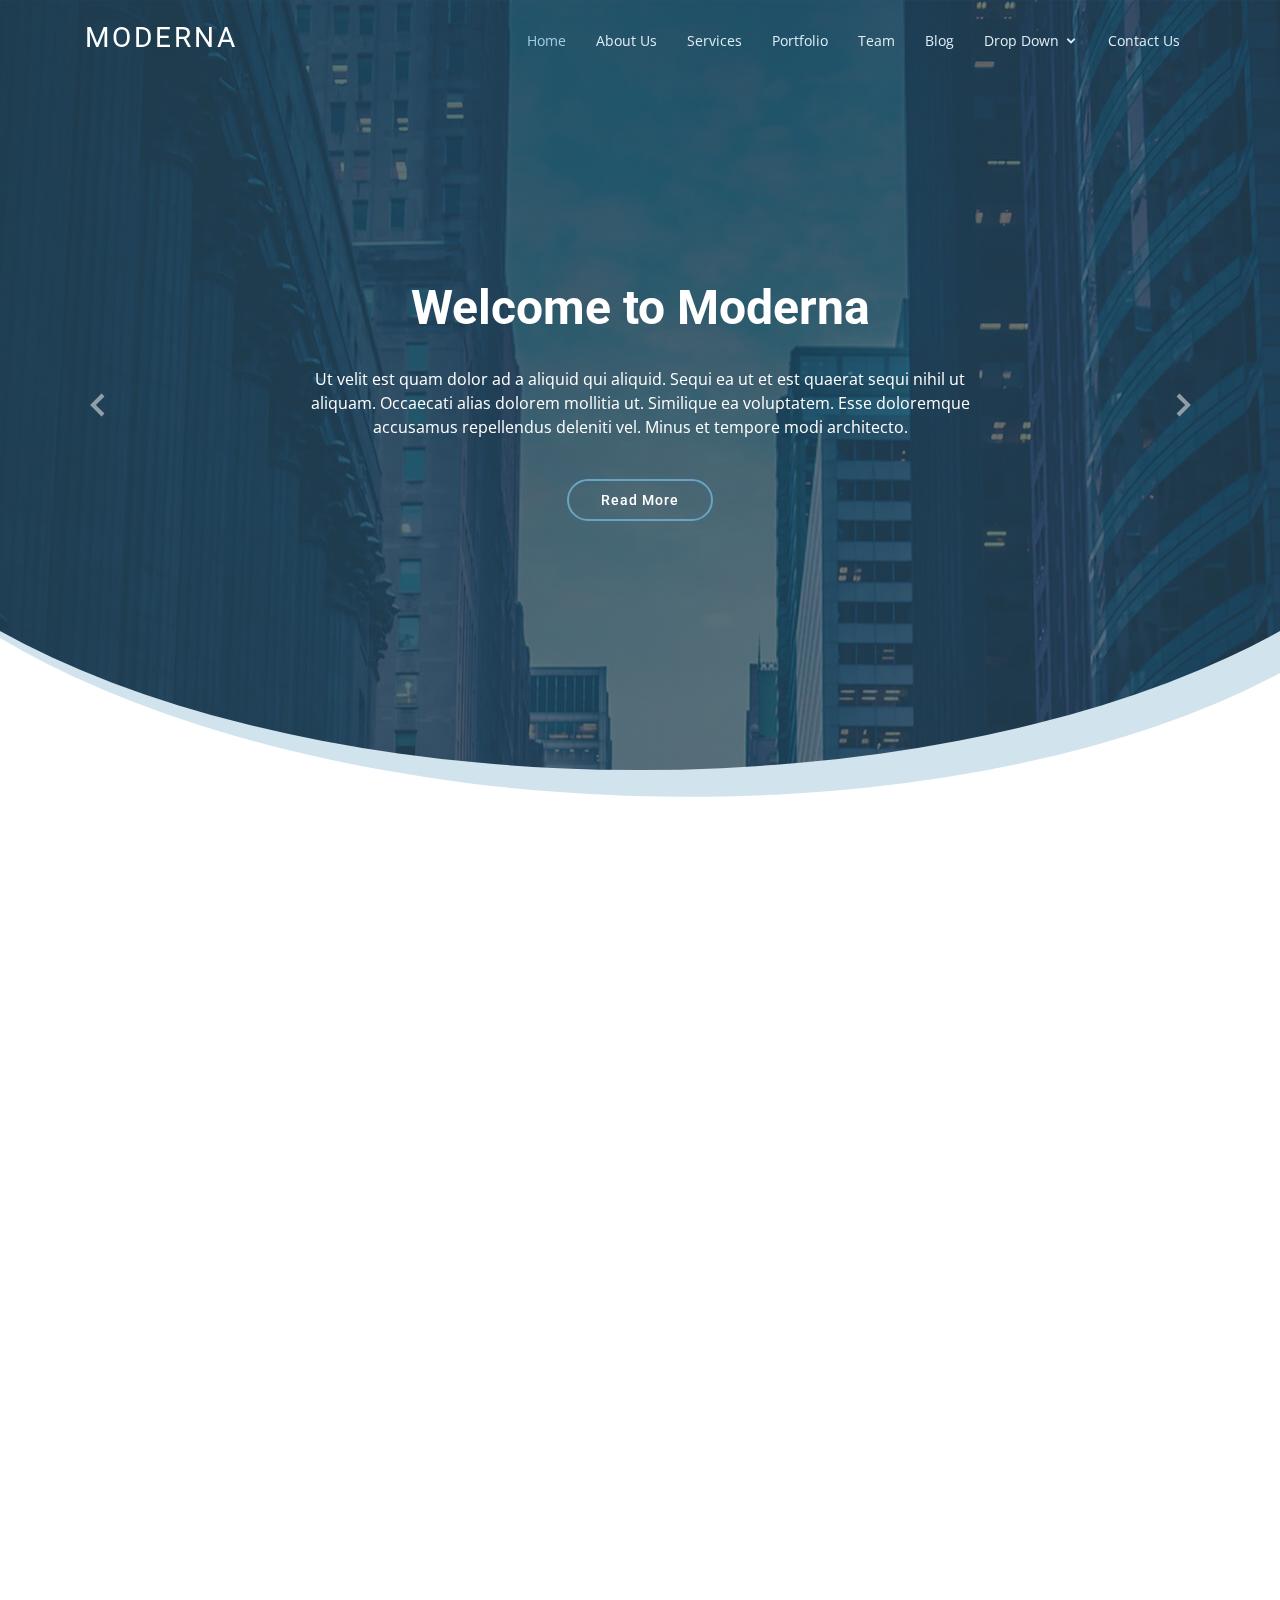
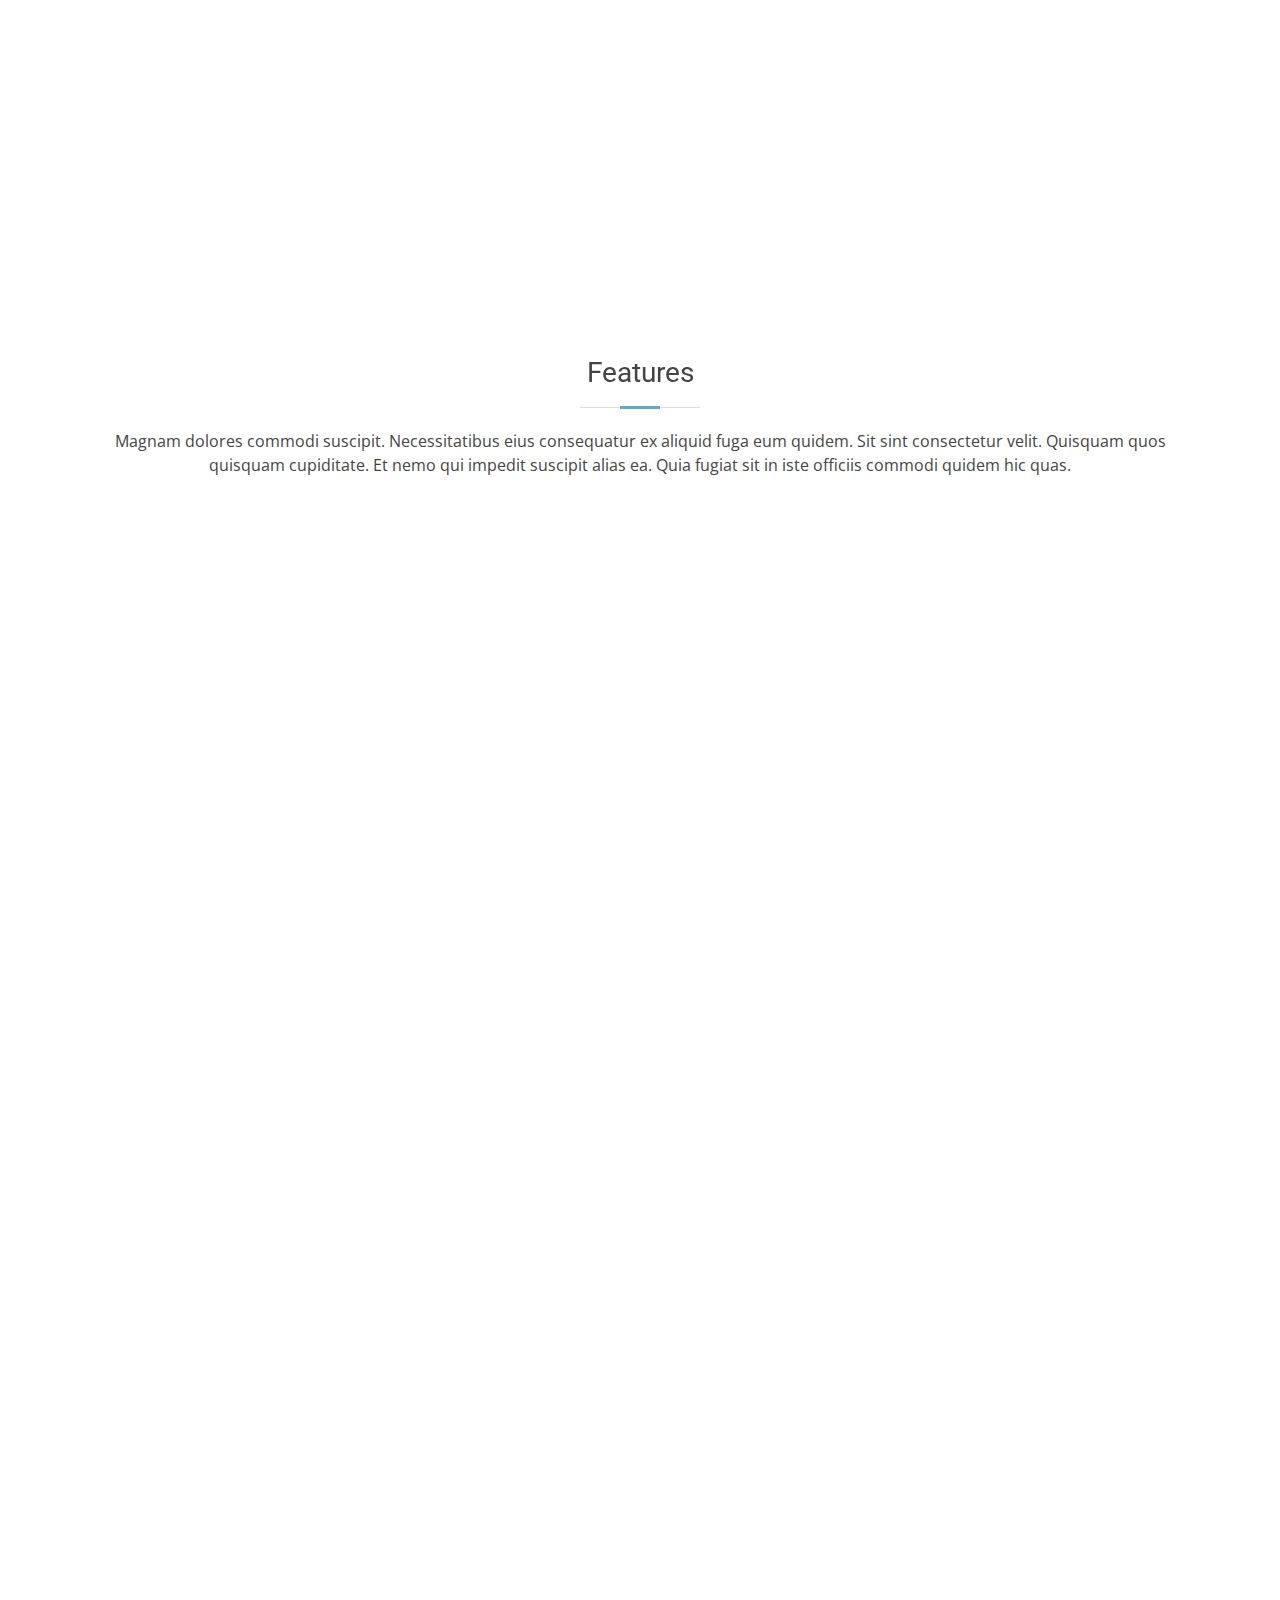
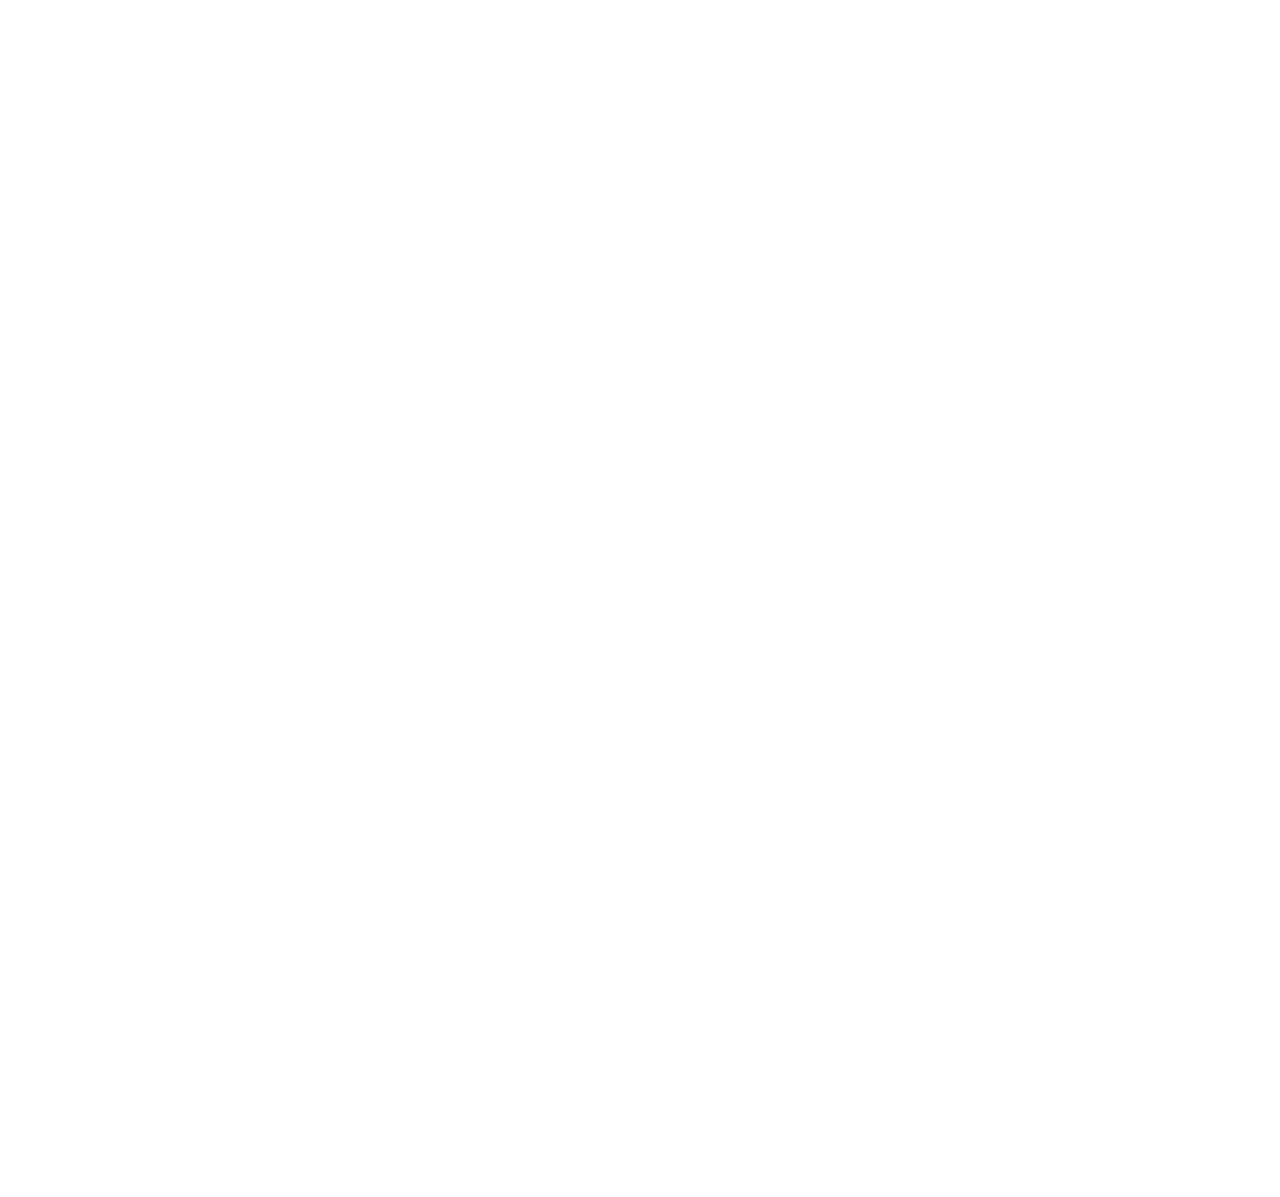
<file: index.html>
<!DOCTYPE html>
<html lang="en">

<head>
  <meta charset="utf-8">
  <meta content="width=device-width, initial-scale=1.0" name="viewport">

  <title>Moderna Bootstrap Template - Index</title>
  <meta content="" name="descriptison">
  <meta content="" name="keywords">

  <!-- Favicons -->
  <link href="assets/img/favicon.png" rel="icon">
  <link href="assets/img/apple-touch-icon.png" rel="apple-touch-icon">

  <!-- Google Fonts -->
  <link href="https://fonts.googleapis.com/css?family=Open+Sans:300,300i,400,400i,600,600i,700,700i|Roboto:300,300i,400,400i,500,500i,700,700i&display=swap" rel="stylesheet">

  <!-- Vendor CSS Files -->
  <link href="assets/vendor/bootstrap/css/bootstrap.min.css" rel="stylesheet">
  <link href="assets/vendor/animate.css/animate.min.css" rel="stylesheet">
  <link href="assets/vendor/icofont/icofont.min.css" rel="stylesheet">
  <link href="assets/vendor/boxicons/css/boxicons.min.css" rel="stylesheet">
  <link href="assets/vendor/venobox/venobox.css" rel="stylesheet">
  <link href="assets/vendor/owl.carousel/assets/owl.carousel.min.css" rel="stylesheet">
  <link href="assets/vendor/aos/aos.css" rel="stylesheet">

  <!-- Template Main CSS File -->
  <link href="assets/css/style.css" rel="stylesheet">

  <!-- =======================================================
  * Template Name: Moderna - v2.0.1
  * Template URL: https://bootstrapmade.com/free-bootstrap-template-corporate-moderna/
  * Author: BootstrapMade.com
  * License: https://bootstrapmade.com/license/
  ======================================================== -->
</head>

<body>

  <!-- ======= Header ======= -->
  <header id="header" class="fixed-top header-transparent">
    <div class="container">

      <div class="logo float-left">
        <h1 class="text-light"><a href="index.html"><span>Moderna</span></a></h1>
        <!-- Uncomment below if you prefer to use an image logo -->
        <!-- <a href="index.html"><img src="assets/img/logo.png" alt="" class="img-fluid"></a>-->
      </div>

      <nav class="nav-menu float-right d-none d-lg-block">
        <ul>
          <li class="active"><a href="index.html">Home</a></li>
          <li><a href="about.html">About Us</a></li>
          <li><a href="services.html">Services</a></li>
          <li><a href="portfolio.html">Portfolio</a></li>
          <li><a href="team.html">Team</a></li>
          <li><a href="blog.html">Blog</a></li>
          <li class="drop-down"><a href="">Drop Down</a>
            <ul>
              <li><a href="#">Drop Down 1</a></li>
              <li class="drop-down"><a href="#">Drop Down 2</a>
                <ul>
                  <li><a href="#">Deep Drop Down 1</a></li>
                  <li><a href="#">Deep Drop Down 2</a></li>
                  <li><a href="#">Deep Drop Down 3</a></li>
                  <li><a href="#">Deep Drop Down 4</a></li>
                  <li><a href="#">Deep Drop Down 5</a></li>
                </ul>
              </li>
              <li><a href="#">Drop Down 3</a></li>
              <li><a href="#">Drop Down 4</a></li>
              <li><a href="#">Drop Down 5</a></li>
            </ul>
          </li>
          <li><a href="contact.html">Contact Us</a></li>
        </ul>
      </nav><!-- .nav-menu -->

    </div>
  </header><!-- End Header -->

  <!-- ======= Hero Section ======= -->
  <section id="hero" class="d-flex justify-cntent-center align-items-center">
    <div id="heroCarousel" class="container carousel carousel-fade" data-ride="carousel">

      <!-- Slide 1 -->
      <div class="carousel-item active">
        <div class="carousel-container">
          <h2 class="animated fadeInDown">Welcome to <span>Moderna</span></h2>
          <p class="animated fadeInUp">Ut velit est quam dolor ad a aliquid qui aliquid. Sequi ea ut et est quaerat sequi nihil ut aliquam. Occaecati alias dolorem mollitia ut. Similique ea voluptatem. Esse doloremque accusamus repellendus deleniti vel. Minus et tempore modi architecto.</p>
          <a href="" class="btn-get-started animated fadeInUp">Read More</a>
        </div>
      </div>

      <!-- Slide 2 -->
      <div class="carousel-item">
        <div class="carousel-container">
          <h2 class="animated fadeInDown">Lorem Ipsum Dolor</h2>
          <p class="animated fadeInUp">Ut velit est quam dolor ad a aliquid qui aliquid. Sequi ea ut et est quaerat sequi nihil ut aliquam. Occaecati alias dolorem mollitia ut. Similique ea voluptatem. Esse doloremque accusamus repellendus deleniti vel. Minus et tempore modi architecto.</p>
          <a href="" class="btn-get-started animated fadeInUp">Read More</a>
        </div>
      </div>

      <!-- Slide 3 -->
      <div class="carousel-item">
        <div class="carousel-container">
          <h2 class="animated fadeInDown">Sequi ea ut et est quaerat</h2>
          <p class="animated fadeInUp">Ut velit est quam dolor ad a aliquid qui aliquid. Sequi ea ut et est quaerat sequi nihil ut aliquam. Occaecati alias dolorem mollitia ut. Similique ea voluptatem. Esse doloremque accusamus repellendus deleniti vel. Minus et tempore modi architecto.</p>
          <a href="" class="btn-get-started animated fadeInUp">Read More</a>
        </div>
      </div>

      <a class="carousel-control-prev" href="#heroCarousel" role="button" data-slide="prev">
        <span class="carousel-control-prev-icon bx bx-chevron-left" aria-hidden="true"></span>
        <span class="sr-only">Previous</span>
      </a>

      <a class="carousel-control-next" href="#heroCarousel" role="button" data-slide="next">
        <span class="carousel-control-next-icon bx bx-chevron-right" aria-hidden="true"></span>
        <span class="sr-only">Next</span>
      </a>

    </div>
  </section><!-- End Hero -->

  <main id="main">

    <!-- ======= Services Section ======= -->
    <section class="services">
      <div class="container">

        <div class="row">
          <div class="col-md-6 col-lg-3 d-flex align-items-stretch" data-aos="fade-up">
            <div class="icon-box icon-box-pink">
              <div class="icon"><i class="bx bxl-dribbble"></i></div>
              <h4 class="title"><a href="">Lorem Ipsum</a></h4>
              <p class="description">Voluptatum deleniti atque corrupti quos dolores et quas molestias excepturi sint occaecati cupiditate non provident</p>
            </div>
          </div>

          <div class="col-md-6 col-lg-3 d-flex align-items-stretch" data-aos="fade-up" data-aos-delay="100">
            <div class="icon-box icon-box-cyan">
              <div class="icon"><i class="bx bx-file"></i></div>
              <h4 class="title"><a href="">Sed ut perspiciatis</a></h4>
              <p class="description">Duis aute irure dolor in reprehenderit in voluptate velit esse cillum dolore eu fugiat nulla pariatur</p>
            </div>
          </div>

          <div class="col-md-6 col-lg-3 d-flex align-items-stretch" data-aos="fade-up" data-aos-delay="200">
            <div class="icon-box icon-box-green">
              <div class="icon"><i class="bx bx-tachometer"></i></div>
              <h4 class="title"><a href="">Magni Dolores</a></h4>
              <p class="description">Excepteur sint occaecat cupidatat non proident, sunt in culpa qui officia deserunt mollit anim id est laborum</p>
            </div>
          </div>

          <div class="col-md-6 col-lg-3 d-flex align-items-stretch" data-aos="fade-up" data-aos-delay="200">
            <div class="icon-box icon-box-blue">
              <div class="icon"><i class="bx bx-world"></i></div>
              <h4 class="title"><a href="">Nemo Enim</a></h4>
              <p class="description">At vero eos et accusamus et iusto odio dignissimos ducimus qui blanditiis praesentium voluptatum deleniti atque</p>
            </div>
          </div>

        </div>

      </div>
    </section><!-- End Services Section -->

    <!-- ======= Why Us Section ======= -->
    <section class="why-us section-bg" data-aos="fade-up" date-aos-delay="200">
      <div class="container">

        <div class="row">
          <div class="col-lg-6 video-box">
            <img src="assets/img/why-us.jpg" class="img-fluid" alt="">
            <a href="https://www.youtube.com/watch?v=jDDaplaOz7Q" class="venobox play-btn mb-4" data-vbtype="video" data-autoplay="true"></a>
          </div>

          <div class="col-lg-6 d-flex flex-column justify-content-center p-5">

            <div class="icon-box">
              <div class="icon"><i class="bx bx-fingerprint"></i></div>
              <h4 class="title"><a href="">Lorem Ipsum</a></h4>
              <p class="description">Voluptatum deleniti atque corrupti quos dolores et quas molestias excepturi sint occaecati cupiditate non provident</p>
            </div>

            <div class="icon-box">
              <div class="icon"><i class="bx bx-gift"></i></div>
              <h4 class="title"><a href="">Nemo Enim</a></h4>
              <p class="description">At vero eos et accusamus et iusto odio dignissimos ducimus qui blanditiis praesentium voluptatum deleniti atque</p>
            </div>

          </div>
        </div>

      </div>
    </section><!-- End Why Us Section -->

    <!-- ======= Features Section ======= -->
    <section class="features">
      <div class="container">

        <div class="section-title">
          <h2>Features</h2>
          <p>Magnam dolores commodi suscipit. Necessitatibus eius consequatur ex aliquid fuga eum quidem. Sit sint consectetur velit. Quisquam quos quisquam cupiditate. Et nemo qui impedit suscipit alias ea. Quia fugiat sit in iste officiis commodi quidem hic quas.</p>
        </div>

        <div class="row" data-aos="fade-up">
          <div class="col-md-5">
            <img src="assets/img/features-1.svg" class="img-fluid" alt="">
          </div>
          <div class="col-md-7 pt-4">
            <h3>Voluptatem dignissimos provident quasi corporis voluptates sit assumenda.</h3>
            <p class="font-italic">
              Lorem ipsum dolor sit amet, consectetur adipiscing elit, sed do eiusmod tempor incididunt ut labore et dolore
              magna aliqua.
            </p>
            <ul>
              <li><i class="icofont-check"></i> Ullamco laboris nisi ut aliquip ex ea commodo consequat.</li>
              <li><i class="icofont-check"></i> Duis aute irure dolor in reprehenderit in voluptate velit.</li>
            </ul>
          </div>
        </div>

        <div class="row" data-aos="fade-up">
          <div class="col-md-5 order-1 order-md-2">
            <img src="assets/img/features-2.svg" class="img-fluid" alt="">
          </div>
          <div class="col-md-7 pt-5 order-2 order-md-1">
            <h3>Corporis temporibus maiores provident</h3>
            <p class="font-italic">
              Lorem ipsum dolor sit amet, consectetur adipiscing elit, sed do eiusmod tempor incididunt ut labore et dolore
              magna aliqua.
            </p>
            <p>
              Ullamco laboris nisi ut aliquip ex ea commodo consequat. Duis aute irure dolor in reprehenderit in voluptate
              velit esse cillum dolore eu fugiat nulla pariatur. Excepteur sint occaecat cupidatat non proident, sunt in
              culpa qui officia deserunt mollit anim id est laborum
            </p>
          </div>
        </div>

        <div class="row" data-aos="fade-up">
          <div class="col-md-5">
            <img src="assets/img/features-3.svg" class="img-fluid" alt="">
          </div>
          <div class="col-md-7 pt-5">
            <h3>Sunt consequatur ad ut est nulla consectetur reiciendis animi voluptas</h3>
            <p>Cupiditate placeat cupiditate placeat est ipsam culpa. Delectus quia minima quod. Sunt saepe odit aut quia voluptatem hic voluptas dolor doloremque.</p>
            <ul>
              <li><i class="icofont-check"></i> Ullamco laboris nisi ut aliquip ex ea commodo consequat.</li>
              <li><i class="icofont-check"></i> Duis aute irure dolor in reprehenderit in voluptate velit.</li>
              <li><i class="icofont-check"></i> Facilis ut et voluptatem aperiam. Autem soluta ad fugiat.</li>
            </ul>
          </div>
        </div>

        <div class="row" data-aos="fade-up">
          <div class="col-md-5 order-1 order-md-2">
            <img src="assets/img/features-4.svg" class="img-fluid" alt="">
          </div>
          <div class="col-md-7 pt-5 order-2 order-md-1">
            <h3>Quas et necessitatibus eaque impedit ipsum animi consequatur incidunt in</h3>
            <p class="font-italic">
              Lorem ipsum dolor sit amet, consectetur adipiscing elit, sed do eiusmod tempor incididunt ut labore et dolore
              magna aliqua.
            </p>
            <p>
              Ullamco laboris nisi ut aliquip ex ea commodo consequat. Duis aute irure dolor in reprehenderit in voluptate
              velit esse cillum dolore eu fugiat nulla pariatur. Excepteur sint occaecat cupidatat non proident, sunt in
              culpa qui officia deserunt mollit anim id est laborum
            </p>
          </div>
        </div>

      </div>
    </section><!-- End Features Section -->

  </main><!-- End #main -->

  <!-- ======= Footer ======= -->
  <footer id="footer" data-aos="fade-up" data-aos-easing="ease-in-out" data-aos-duration="500">

    <div class="footer-newsletter">
      <div class="container">
        <div class="row">
          <div class="col-lg-6">
            <h4>Our Newsletter</h4>
            <p>Tamen quem nulla quae legam multos aute sint culpa legam noster magna</p>
          </div>
          <div class="col-lg-6">
            <form action="" method="post">
              <input type="email" name="email"><input type="submit" value="Subscribe">
            </form>
          </div>
        </div>
      </div>
    </div>

    <div class="footer-top">
      <div class="container">
        <div class="row">

          <div class="col-lg-3 col-md-6 footer-links">
            <h4>Useful Links</h4>
            <ul>
              <li><i class="bx bx-chevron-right"></i> <a href="#">Home</a></li>
              <li><i class="bx bx-chevron-right"></i> <a href="#">About us</a></li>
              <li><i class="bx bx-chevron-right"></i> <a href="#">Services</a></li>
              <li><i class="bx bx-chevron-right"></i> <a href="#">Terms of service</a></li>
              <li><i class="bx bx-chevron-right"></i> <a href="#">Privacy policy</a></li>
            </ul>
          </div>

          <div class="col-lg-3 col-md-6 footer-links">
            <h4>Our Services</h4>
            <ul>
              <li><i class="bx bx-chevron-right"></i> <a href="#">Web Design</a></li>
              <li><i class="bx bx-chevron-right"></i> <a href="#">Web Development</a></li>
              <li><i class="bx bx-chevron-right"></i> <a href="#">Product Management</a></li>
              <li><i class="bx bx-chevron-right"></i> <a href="#">Marketing</a></li>
              <li><i class="bx bx-chevron-right"></i> <a href="#">Graphic Design</a></li>
            </ul>
          </div>

          <div class="col-lg-3 col-md-6 footer-contact">
            <h4>Contact Us</h4>
            <p>
              A108 Adam Street <br>
              New York, NY 535022<br>
              United States <br><br>
              <strong>Phone:</strong> +1 5589 55488 55<br>
              <strong>Email:</strong> info@example.com<br>
            </p>

          </div>

          <div class="col-lg-3 col-md-6 footer-info">
            <h3>About Moderna</h3>
            <p>Cras fermentum odio eu feugiat lide par naso tierra. Justo eget nada terra videa magna derita valies darta donna mare fermentum iaculis eu non diam phasellus.</p>
            <div class="social-links mt-3">
              <a href="#" class="twitter"><i class="bx bxl-twitter"></i></a>
              <a href="#" class="facebook"><i class="bx bxl-facebook"></i></a>
              <a href="#" class="instagram"><i class="bx bxl-instagram"></i></a>
              <a href="#" class="linkedin"><i class="bx bxl-linkedin"></i></a>
            </div>
          </div>

        </div>
      </div>
    </div>

    <div class="container">
      <div class="copyright">
        &copy; Copyright <strong><span>Moderna</span></strong>. All Rights Reserved
      </div>
      <div class="credits">
        <!-- All the links in the footer should remain intact. -->
        <!-- You can delete the links only if you purchased the pro version. -->
        <!-- Licensing information: https://bootstrapmade.com/license/ -->
        <!-- Purchase the pro version with working PHP/AJAX contact form: https://bootstrapmade.com/free-bootstrap-template-corporate-moderna/ -->
        Designed by <a href="https://bootstrapmade.com/">BootstrapMade</a>
      </div>
    </div>
  </footer><!-- End Footer -->

  <a href="#" class="back-to-top"><i class="icofont-simple-up"></i></a>

  <!-- Vendor JS Files -->
  <script src="assets/vendor/jquery/jquery.min.js"></script>
  <script src="assets/vendor/bootstrap/js/bootstrap.bundle.min.js"></script>
  <script src="assets/vendor/jquery.easing/jquery.easing.min.js"></script>
  <script src="assets/vendor/php-email-form/validate.js"></script>
  <script src="assets/vendor/venobox/venobox.min.js"></script>
  <script src="assets/vendor/waypoints/jquery.waypoints.min.js"></script>
  <script src="assets/vendor/counterup/counterup.min.js"></script>
  <script src="assets/vendor/owl.carousel/owl.carousel.min.js"></script>
  <script src="assets/vendor/isotope-layout/isotope.pkgd.min.js"></script>
  <script src="assets/vendor/aos/aos.js"></script>

  <!-- Template Main JS File -->
  <script src="assets/js/main.js"></script>

</body>

</html>
</file>
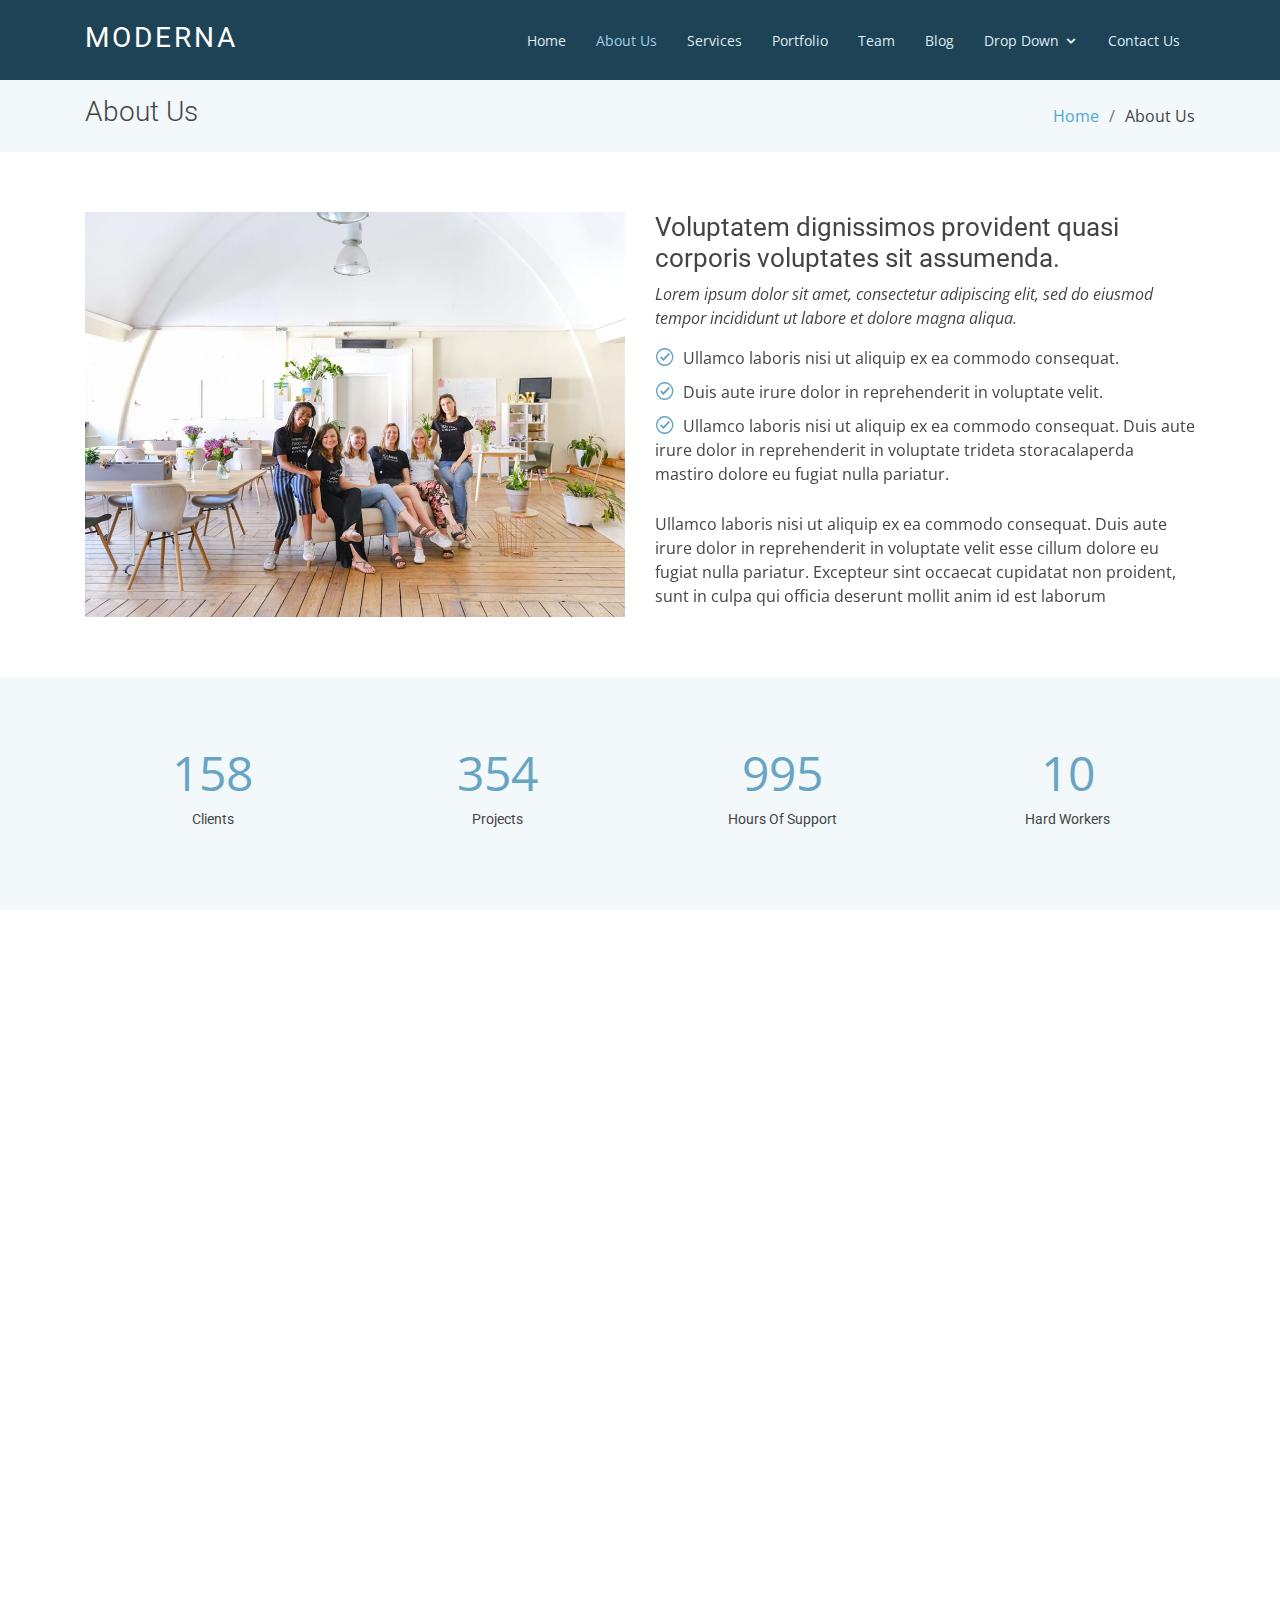
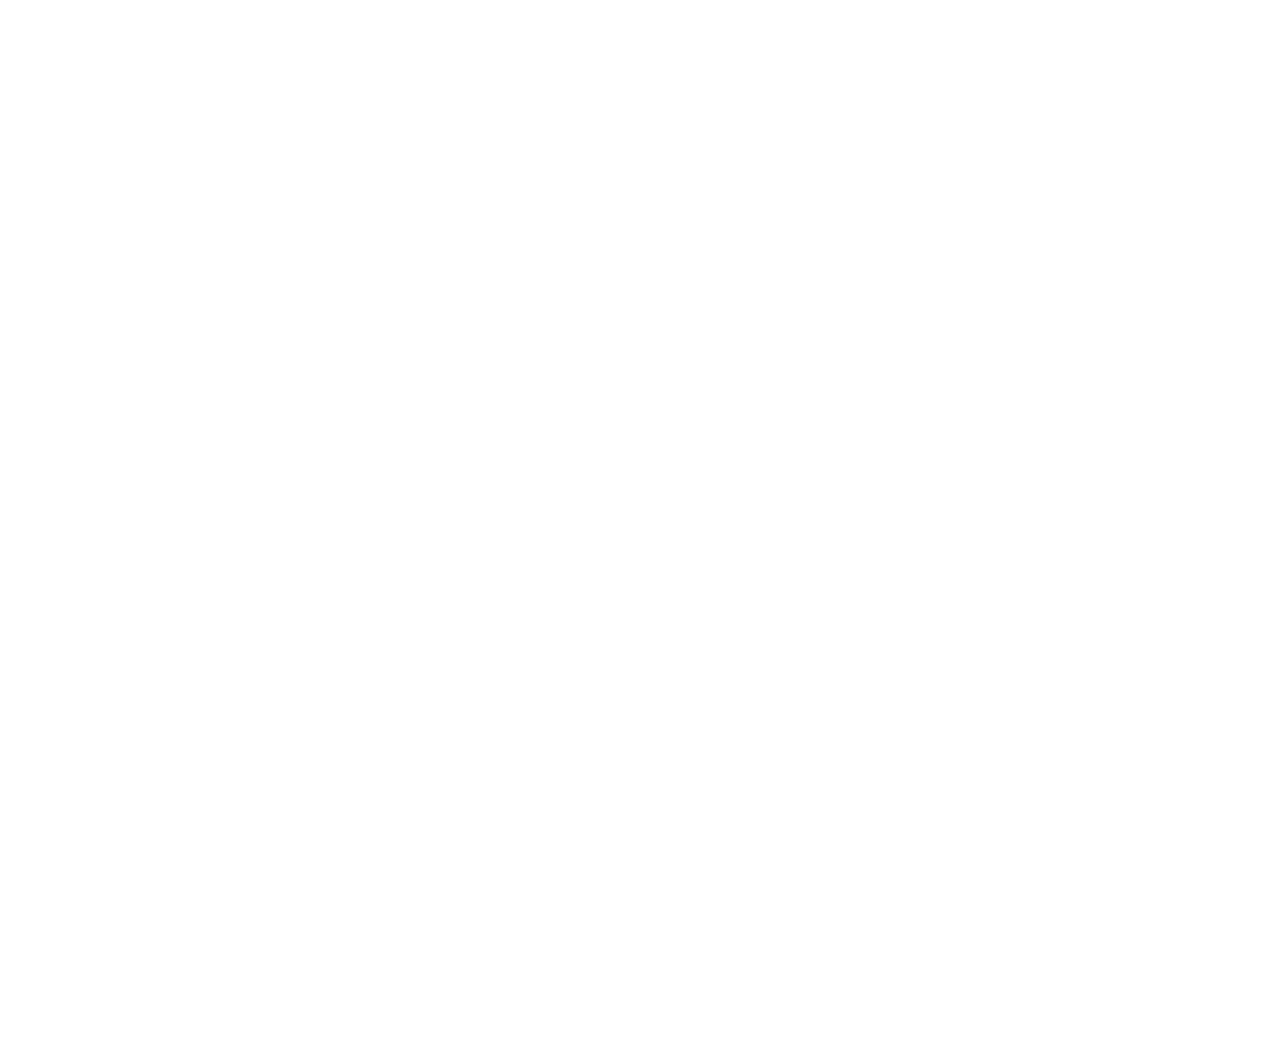
<file: about.html>
<!DOCTYPE html>
<html lang="en">

<head>
  <meta charset="utf-8">
  <meta content="width=device-width, initial-scale=1.0" name="viewport">

  <title>About - Moderna Bootstrap Template</title>
  <meta content="" name="descriptison">
  <meta content="" name="keywords">

  <!-- Favicons -->
  <link href="assets/img/favicon.png" rel="icon">
  <link href="assets/img/apple-touch-icon.png" rel="apple-touch-icon">

  <!-- Google Fonts -->
  <link href="https://fonts.googleapis.com/css?family=Open+Sans:300,300i,400,400i,600,600i,700,700i|Roboto:300,300i,400,400i,500,500i,700,700i&display=swap" rel="stylesheet">

  <!-- Vendor CSS Files -->
  <link href="assets/vendor/bootstrap/css/bootstrap.min.css" rel="stylesheet">
  <link href="assets/vendor/animate.css/animate.min.css" rel="stylesheet">
  <link href="assets/vendor/icofont/icofont.min.css" rel="stylesheet">
  <link href="assets/vendor/boxicons/css/boxicons.min.css" rel="stylesheet">
  <link href="assets/vendor/venobox/venobox.css" rel="stylesheet">
  <link href="assets/vendor/owl.carousel/assets/owl.carousel.min.css" rel="stylesheet">
  <link href="assets/vendor/aos/aos.css" rel="stylesheet">

  <!-- Template Main CSS File -->
  <link href="assets/css/style.css" rel="stylesheet">

  <!-- =======================================================
  * Template Name: Moderna - v2.0.1
  * Template URL: https://bootstrapmade.com/free-bootstrap-template-corporate-moderna/
  * Author: BootstrapMade.com
  * License: https://bootstrapmade.com/license/
  ======================================================== -->
</head>

<body>

  <!-- ======= Header ======= -->
  <header id="header" class="fixed-top ">
    <div class="container">

      <div class="logo float-left">
        <h1 class="text-light"><a href="index.html"><span>Moderna</span></a></h1>
        <!-- Uncomment below if you prefer to use an image logo -->
        <!-- <a href="index.html"><img src="assets/img/logo.png" alt="" class="img-fluid"></a>-->
      </div>

      <nav class="nav-menu float-right d-none d-lg-block">
        <ul>
          <li><a href="index.html">Home</a></li>
          <li class="active"><a href="about.html">About Us</a></li>
          <li><a href="services.html">Services</a></li>
          <li><a href="portfolio.html">Portfolio</a></li>
          <li><a href="team.html">Team</a></li>
          <li><a href="blog.html">Blog</a></li>
          <li class="drop-down"><a href="">Drop Down</a>
            <ul>
              <li><a href="#">Drop Down 1</a></li>
              <li class="drop-down"><a href="#">Drop Down 2</a>
                <ul>
                  <li><a href="#">Deep Drop Down 1</a></li>
                  <li><a href="#">Deep Drop Down 2</a></li>
                  <li><a href="#">Deep Drop Down 3</a></li>
                  <li><a href="#">Deep Drop Down 4</a></li>
                  <li><a href="#">Deep Drop Down 5</a></li>
                </ul>
              </li>
              <li><a href="#">Drop Down 3</a></li>
              <li><a href="#">Drop Down 4</a></li>
              <li><a href="#">Drop Down 5</a></li>
            </ul>
          </li>
          <li><a href="contact.html">Contact Us</a></li>
        </ul>
      </nav><!-- .nav-menu -->

    </div>
  </header><!-- End Header -->

  <main id="main">

    <!-- ======= About Us Section ======= -->
    <section class="breadcrumbs">
      <div class="container">

        <div class="d-flex justify-content-between align-items-center">
          <h2>About Us</h2>
          <ol>
            <li><a href="index.html">Home</a></li>
            <li>About Us</li>
          </ol>
        </div>

      </div>
    </section><!-- End About Us Section -->

    <!-- ======= About Section ======= -->
    <section class="about" data-aos="fade-up">
      <div class="container">

        <div class="row">
          <div class="col-lg-6">
            <img src="assets/img/about.jpg" class="img-fluid" alt="">
          </div>
          <div class="col-lg-6 pt-4 pt-lg-0">
            <h3>Voluptatem dignissimos provident quasi corporis voluptates sit assumenda.</h3>
            <p class="font-italic">
              Lorem ipsum dolor sit amet, consectetur adipiscing elit, sed do eiusmod tempor incididunt ut labore et dolore
              magna aliqua.
            </p>
            <ul>
              <li><i class="icofont-check-circled"></i> Ullamco laboris nisi ut aliquip ex ea commodo consequat.</li>
              <li><i class="icofont-check-circled"></i> Duis aute irure dolor in reprehenderit in voluptate velit.</li>
              <li><i class="icofont-check-circled"></i> Ullamco laboris nisi ut aliquip ex ea commodo consequat. Duis aute irure dolor in reprehenderit in voluptate trideta storacalaperda mastiro dolore eu fugiat nulla pariatur.</li>
            </ul>
            <p>
              Ullamco laboris nisi ut aliquip ex ea commodo consequat. Duis aute irure dolor in reprehenderit in voluptate
              velit esse cillum dolore eu fugiat nulla pariatur. Excepteur sint occaecat cupidatat non proident, sunt in
              culpa qui officia deserunt mollit anim id est laborum
            </p>
          </div>
        </div>

      </div>
    </section><!-- End About Section -->

    <!-- ======= Facts Section ======= -->
    <section class="facts section-bg" data-aos="fade-up">
      <div class="container">

        <div class="row counters">

          <div class="col-lg-3 col-6 text-center">
            <span data-toggle="counter-up">232</span>
            <p>Clients</p>
          </div>

          <div class="col-lg-3 col-6 text-center">
            <span data-toggle="counter-up">521</span>
            <p>Projects</p>
          </div>

          <div class="col-lg-3 col-6 text-center">
            <span data-toggle="counter-up">1,463</span>
            <p>Hours Of Support</p>
          </div>

          <div class="col-lg-3 col-6 text-center">
            <span data-toggle="counter-up">15</span>
            <p>Hard Workers</p>
          </div>

        </div>

      </div>
    </section><!-- End Facts Section -->

    <!-- ======= Our Skills Section ======= -->
    <section class="skills" data-aos="fade-up">
      <div class="container">

        <div class="section-title">
          <h2>Our Skills</h2>
          <p>Magnam dolores commodi suscipit. Necessitatibus eius consequatur ex aliquid fuga eum quidem. Sit sint consectetur velit. Quisquam quos quisquam cupiditate. Et nemo qui impedit suscipit alias ea. Quia fugiat sit in iste officiis commodi quidem hic quas.</p>
        </div>

        <div class="skills-content">

          <div class="progress">
            <div class="progress-bar bg-success" role="progressbar" aria-valuenow="100" aria-valuemin="0" aria-valuemax="100">
              <span class="skill">HTML <i class="val">100%</i></span>
            </div>
          </div>

          <div class="progress">
            <div class="progress-bar bg-info" role="progressbar" aria-valuenow="90" aria-valuemin="0" aria-valuemax="100">
              <span class="skill">CSS <i class="val">90%</i></span>
            </div>
          </div>

          <div class="progress">
            <div class="progress-bar bg-warning" role="progressbar" aria-valuenow="75" aria-valuemin="0" aria-valuemax="100">
              <span class="skill">JavaScript <i class="val">75%</i></span>
            </div>
          </div>

          <div class="progress">
            <div class="progress-bar bg-danger" role="progressbar" aria-valuenow="55" aria-valuemin="0" aria-valuemax="100">
              <span class="skill">Photoshop <i class="val">55%</i></span>
            </div>
          </div>

        </div>

      </div>
    </section><!-- End Our Skills Section -->

    <!-- ======= Tetstimonials Section ======= -->
    <section class="testimonials" data-aos="fade-up">
      <div class="container">

        <div class="section-title">
          <h2>Tetstimonials</h2>
          <p>Magnam dolores commodi suscipit. Necessitatibus eius consequatur ex aliquid fuga eum quidem. Sit sint consectetur velit. Quisquam quos quisquam cupiditate. Et nemo qui impedit suscipit alias ea. Quia fugiat sit in iste officiis commodi quidem hic quas.</p>
        </div>

        <div class="owl-carousel testimonials-carousel">

          <div class="testimonial-item">
            <img src="assets/img/testimonials/testimonials-1.jpg" class="testimonial-img" alt="">
            <h3>Saul Goodman</h3>
            <h4>Ceo &amp; Founder</h4>
            <p>
              <i class="bx bxs-quote-alt-left quote-icon-left"></i>
              Proin iaculis purus consequat sem cure digni ssim donec porttitora entum suscipit rhoncus. Accusantium quam, ultricies eget id, aliquam eget nibh et. Maecen aliquam, risus at semper.
              <i class="bx bxs-quote-alt-right quote-icon-right"></i>
            </p>
          </div>

          <div class="testimonial-item">
            <img src="assets/img/testimonials/testimonials-2.jpg" class="testimonial-img" alt="">
            <h3>Sara Wilsson</h3>
            <h4>Designer</h4>
            <p>
              <i class="bx bxs-quote-alt-left quote-icon-left"></i>
              Export tempor illum tamen malis malis eram quae irure esse labore quem cillum quid cillum eram malis quorum velit fore eram velit sunt aliqua noster fugiat irure amet legam anim culpa.
              <i class="bx bxs-quote-alt-right quote-icon-right"></i>
            </p>
          </div>

          <div class="testimonial-item">
            <img src="assets/img/testimonials/testimonials-3.jpg" class="testimonial-img" alt="">
            <h3>Jena Karlis</h3>
            <h4>Store Owner</h4>
            <p>
              <i class="bx bxs-quote-alt-left quote-icon-left"></i>
              Enim nisi quem export duis labore cillum quae magna enim sint quorum nulla quem veniam duis minim tempor labore quem eram duis noster aute amet eram fore quis sint minim.
              <i class="bx bxs-quote-alt-right quote-icon-right"></i>
            </p>
          </div>

          <div class="testimonial-item">
            <img src="assets/img/testimonials/testimonials-4.jpg" class="testimonial-img" alt="">
            <h3>Matt Brandon</h3>
            <h4>Freelancer</h4>
            <p>
              <i class="bx bxs-quote-alt-left quote-icon-left"></i>
              Fugiat enim eram quae cillum dolore dolor amet nulla culpa multos export minim fugiat minim velit minim dolor enim duis veniam ipsum anim magna sunt elit fore quem dolore labore illum veniam.
              <i class="bx bxs-quote-alt-right quote-icon-right"></i>
            </p>
          </div>

          <div class="testimonial-item">
            <img src="assets/img/testimonials/testimonials-5.jpg" class="testimonial-img" alt="">
            <h3>John Larson</h3>
            <h4>Entrepreneur</h4>
            <p>
              <i class="bx bxs-quote-alt-left quote-icon-left"></i>
              Quis quorum aliqua sint quem legam fore sunt eram irure aliqua veniam tempor noster veniam enim culpa labore duis sunt culpa nulla illum cillum fugiat legam esse veniam culpa fore nisi cillum quid.
              <i class="bx bxs-quote-alt-right quote-icon-right"></i>
            </p>
          </div>

        </div>

      </div>
    </section><!-- End Ttstimonials Section -->

  </main><!-- End #main -->

  <!-- ======= Footer ======= -->
  <footer id="footer" data-aos="fade-up" data-aos-easing="ease-in-out" data-aos-duration="500">

    <div class="footer-newsletter">
      <div class="container">
        <div class="row">
          <div class="col-lg-6">
            <h4>Our Newsletter</h4>
            <p>Tamen quem nulla quae legam multos aute sint culpa legam noster magna</p>
          </div>
          <div class="col-lg-6">
            <form action="" method="post">
              <input type="email" name="email"><input type="submit" value="Subscribe">
            </form>
          </div>
        </div>
      </div>
    </div>

    <div class="footer-top">
      <div class="container">
        <div class="row">

          <div class="col-lg-3 col-md-6 footer-links">
            <h4>Useful Links</h4>
            <ul>
              <li><i class="bx bx-chevron-right"></i> <a href="#">Home</a></li>
              <li><i class="bx bx-chevron-right"></i> <a href="#">About us</a></li>
              <li><i class="bx bx-chevron-right"></i> <a href="#">Services</a></li>
              <li><i class="bx bx-chevron-right"></i> <a href="#">Terms of service</a></li>
              <li><i class="bx bx-chevron-right"></i> <a href="#">Privacy policy</a></li>
            </ul>
          </div>

          <div class="col-lg-3 col-md-6 footer-links">
            <h4>Our Services</h4>
            <ul>
              <li><i class="bx bx-chevron-right"></i> <a href="#">Web Design</a></li>
              <li><i class="bx bx-chevron-right"></i> <a href="#">Web Development</a></li>
              <li><i class="bx bx-chevron-right"></i> <a href="#">Product Management</a></li>
              <li><i class="bx bx-chevron-right"></i> <a href="#">Marketing</a></li>
              <li><i class="bx bx-chevron-right"></i> <a href="#">Graphic Design</a></li>
            </ul>
          </div>

          <div class="col-lg-3 col-md-6 footer-contact">
            <h4>Contact Us</h4>
            <p>
              A108 Adam Street <br>
              New York, NY 535022<br>
              United States <br><br>
              <strong>Phone:</strong> +1 5589 55488 55<br>
              <strong>Email:</strong> info@example.com<br>
            </p>

          </div>

          <div class="col-lg-3 col-md-6 footer-info">
            <h3>About Moderna</h3>
            <p>Cras fermentum odio eu feugiat lide par naso tierra. Justo eget nada terra videa magna derita valies darta donna mare fermentum iaculis eu non diam phasellus.</p>
            <div class="social-links mt-3">
              <a href="#" class="twitter"><i class="bx bxl-twitter"></i></a>
              <a href="#" class="facebook"><i class="bx bxl-facebook"></i></a>
              <a href="#" class="instagram"><i class="bx bxl-instagram"></i></a>
              <a href="#" class="linkedin"><i class="bx bxl-linkedin"></i></a>
            </div>
          </div>

        </div>
      </div>
    </div>

    <div class="container">
      <div class="copyright">
        &copy; Copyright <strong><span>Moderna</span></strong>. All Rights Reserved
      </div>
      <div class="credits">
        <!-- All the links in the footer should remain intact. -->
        <!-- You can delete the links only if you purchased the pro version. -->
        <!-- Licensing information: https://bootstrapmade.com/license/ -->
        <!-- Purchase the pro version with working PHP/AJAX contact form: https://bootstrapmade.com/free-bootstrap-template-corporate-moderna/ -->
        Designed by <a href="https://bootstrapmade.com/">BootstrapMade</a>
      </div>
    </div>
  </footer><!-- End Footer -->

  <a href="#" class="back-to-top"><i class="icofont-simple-up"></i></a>

  <!-- Vendor JS Files -->
  <script src="assets/vendor/jquery/jquery.min.js"></script>
  <script src="assets/vendor/bootstrap/js/bootstrap.bundle.min.js"></script>
  <script src="assets/vendor/jquery.easing/jquery.easing.min.js"></script>
  <script src="assets/vendor/php-email-form/validate.js"></script>
  <script src="assets/vendor/venobox/venobox.min.js"></script>
  <script src="assets/vendor/waypoints/jquery.waypoints.min.js"></script>
  <script src="assets/vendor/counterup/counterup.min.js"></script>
  <script src="assets/vendor/owl.carousel/owl.carousel.min.js"></script>
  <script src="assets/vendor/isotope-layout/isotope.pkgd.min.js"></script>
  <script src="assets/vendor/aos/aos.js"></script>

  <!-- Template Main JS File -->
  <script src="assets/js/main.js"></script>

</body>

</html>
</file>
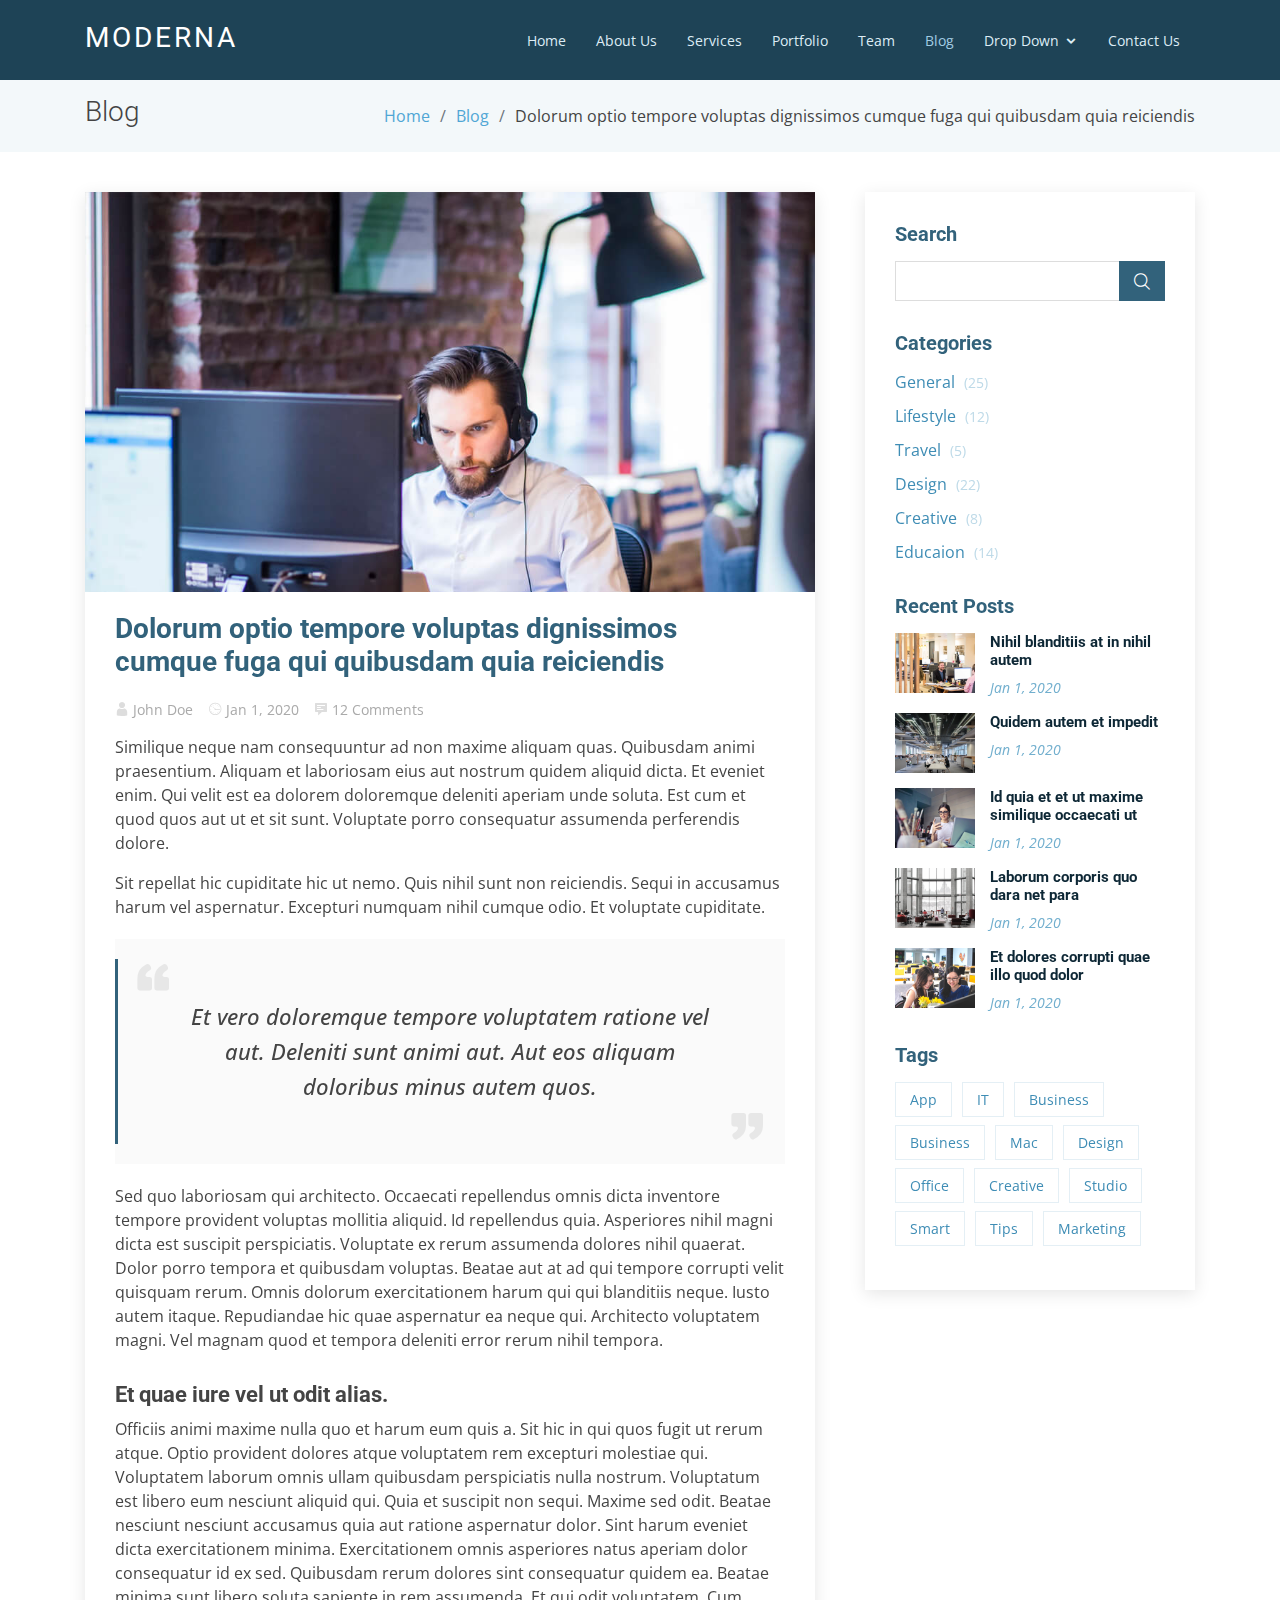
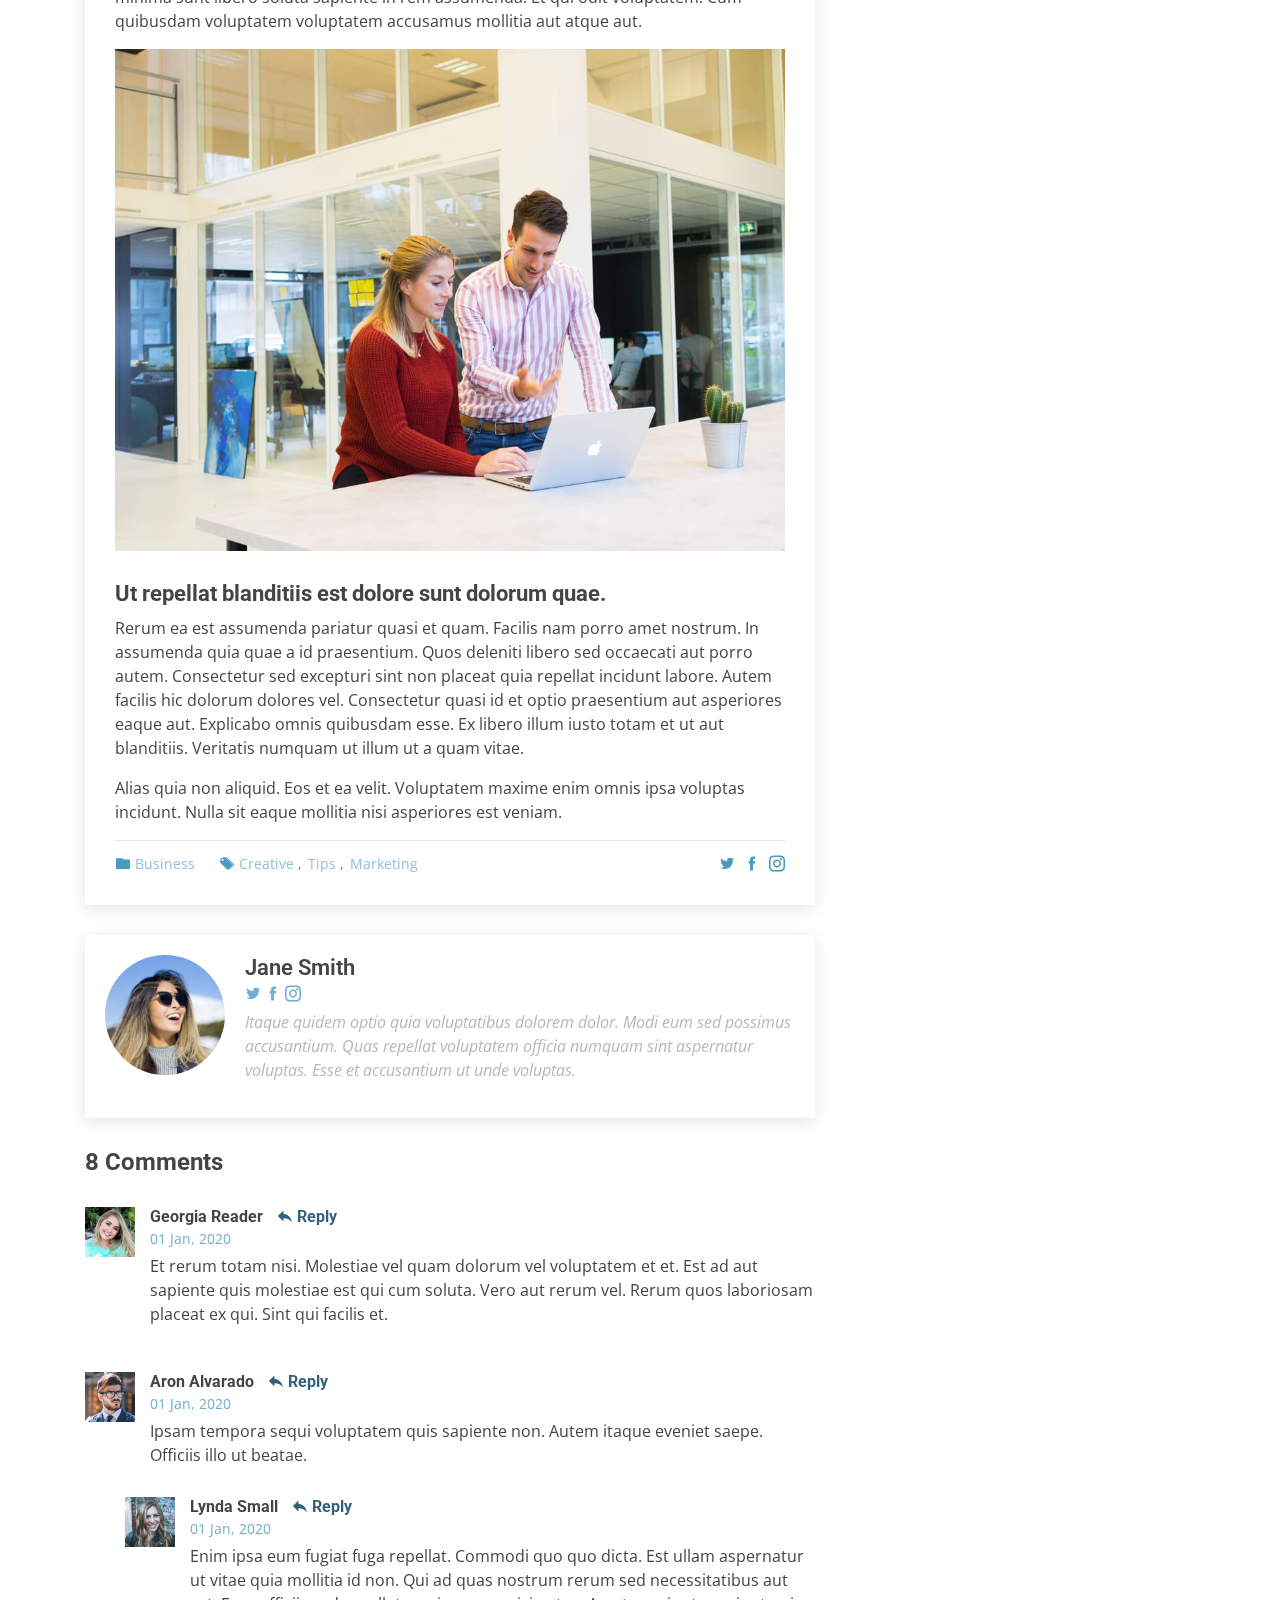
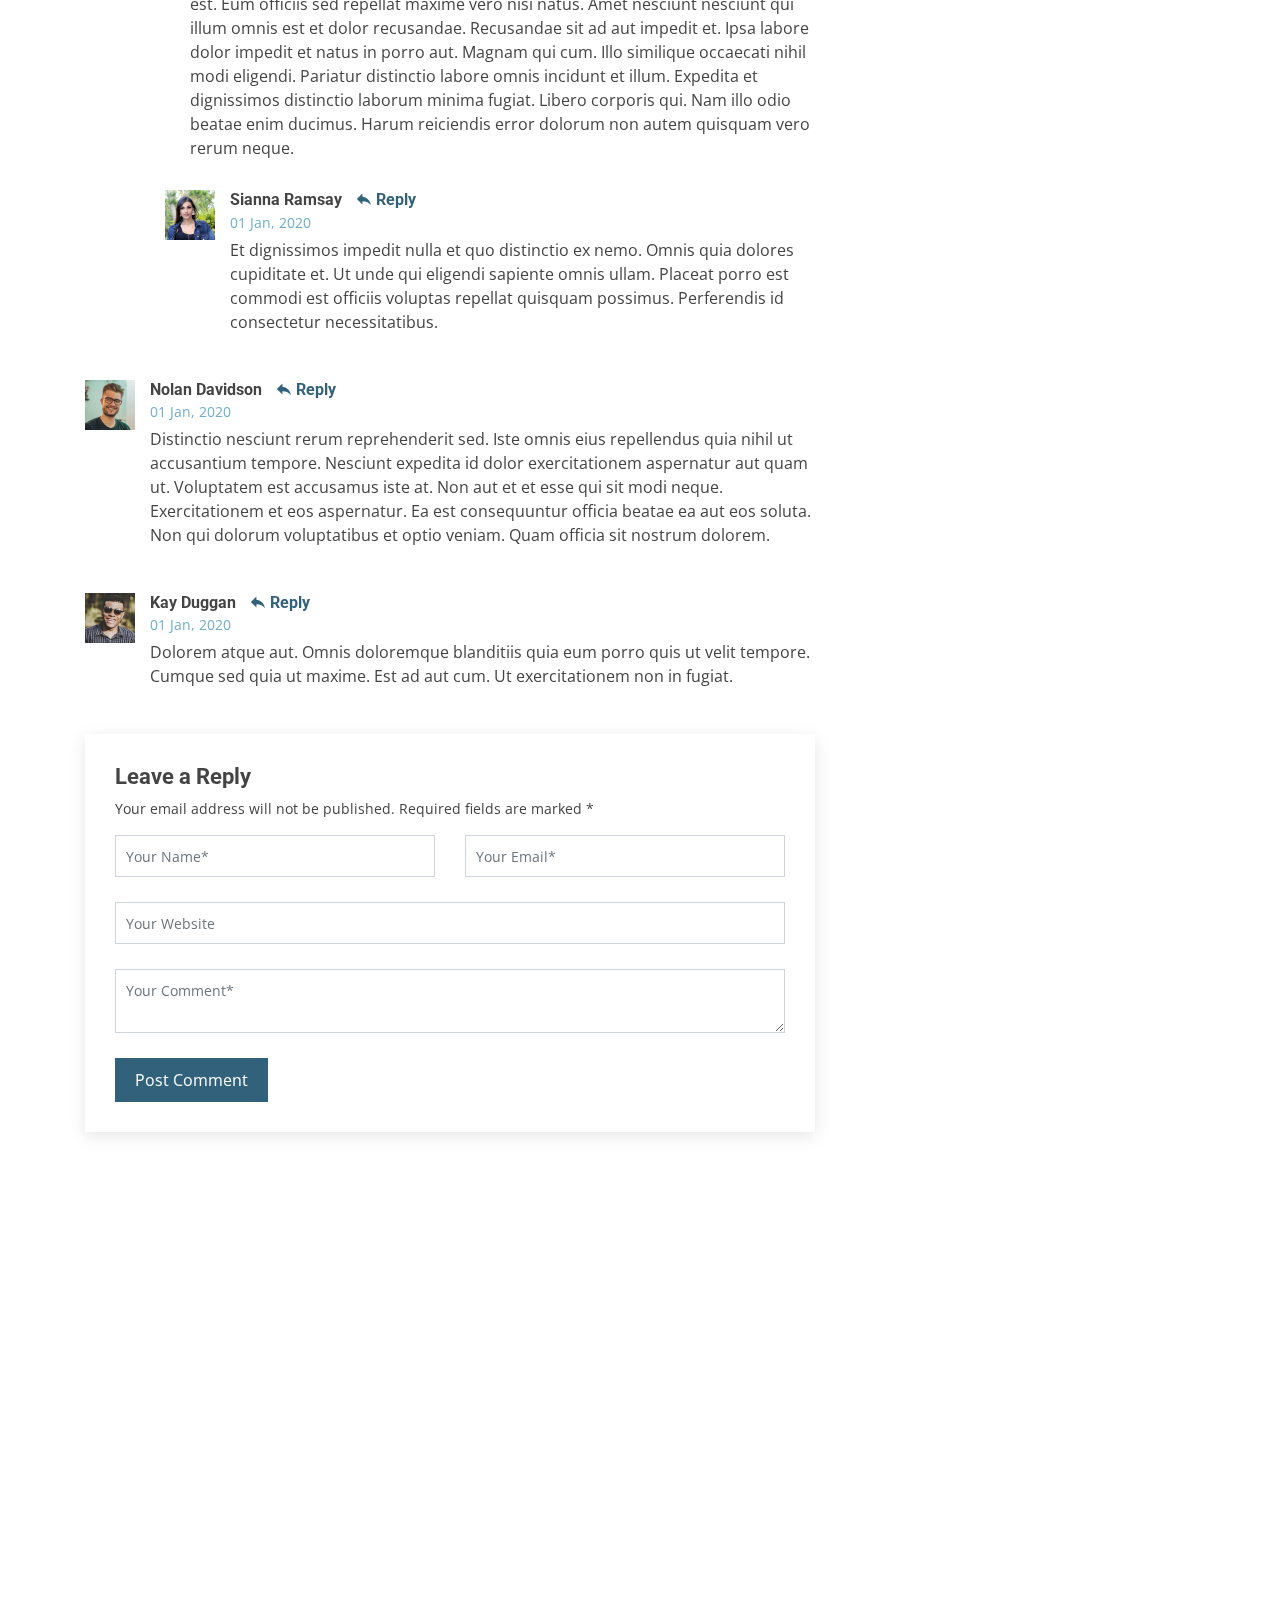
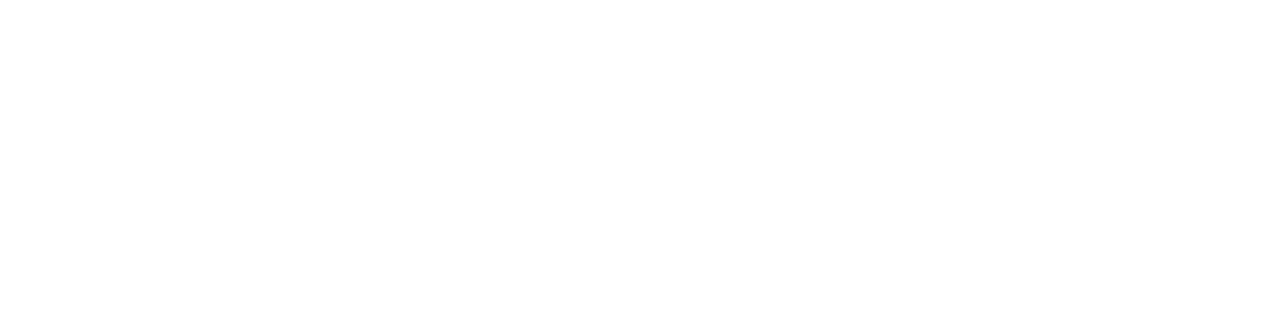
<file: blog-single.html>
<!DOCTYPE html>
<html lang="en">

<head>
  <meta charset="utf-8">
  <meta content="width=device-width, initial-scale=1.0" name="viewport">

  <title>Blog Single - Moderna Bootstrap Template</title>
  <meta content="" name="descriptison">
  <meta content="" name="keywords">

  <!-- Favicons -->
  <link href="assets/img/favicon.png" rel="icon">
  <link href="assets/img/apple-touch-icon.png" rel="apple-touch-icon">

  <!-- Google Fonts -->
  <link href="https://fonts.googleapis.com/css?family=Open+Sans:300,300i,400,400i,600,600i,700,700i|Roboto:300,300i,400,400i,500,500i,700,700i&display=swap" rel="stylesheet">

  <!-- Vendor CSS Files -->
  <link href="assets/vendor/bootstrap/css/bootstrap.min.css" rel="stylesheet">
  <link href="assets/vendor/animate.css/animate.min.css" rel="stylesheet">
  <link href="assets/vendor/icofont/icofont.min.css" rel="stylesheet">
  <link href="assets/vendor/boxicons/css/boxicons.min.css" rel="stylesheet">
  <link href="assets/vendor/venobox/venobox.css" rel="stylesheet">
  <link href="assets/vendor/owl.carousel/assets/owl.carousel.min.css" rel="stylesheet">
  <link href="assets/vendor/aos/aos.css" rel="stylesheet">

  <!-- Template Main CSS File -->
  <link href="assets/css/style.css" rel="stylesheet">

  <!-- =======================================================
  * Template Name: Moderna - v2.0.1
  * Template URL: https://bootstrapmade.com/free-bootstrap-template-corporate-moderna/
  * Author: BootstrapMade.com
  * License: https://bootstrapmade.com/license/
  ======================================================== -->
</head>

<body>

  <!-- ======= Header ======= -->
  <header id="header" class="fixed-top ">
    <div class="container">

      <div class="logo float-left">
        <h1 class="text-light"><a href="index.html"><span>Moderna</span></a></h1>
        <!-- Uncomment below if you prefer to use an image logo -->
        <!-- <a href="index.html"><img src="assets/img/logo.png" alt="" class="img-fluid"></a>-->
      </div>

      <nav class="nav-menu float-right d-none d-lg-block">
        <ul>
          <li><a href="index.html">Home</a></li>
          <li><a href="about.html">About Us</a></li>
          <li><a href="services.html">Services</a></li>
          <li><a href="portfolio.html">Portfolio</a></li>
          <li><a href="team.html">Team</a></li>
          <li class="active"><a href="blog.html">Blog</a></li>
          <li class="drop-down"><a href="">Drop Down</a>
            <ul>
              <li><a href="#">Drop Down 1</a></li>
              <li class="drop-down"><a href="#">Drop Down 2</a>
                <ul>
                  <li><a href="#">Deep Drop Down 1</a></li>
                  <li><a href="#">Deep Drop Down 2</a></li>
                  <li><a href="#">Deep Drop Down 3</a></li>
                  <li><a href="#">Deep Drop Down 4</a></li>
                  <li><a href="#">Deep Drop Down 5</a></li>
                </ul>
              </li>
              <li><a href="#">Drop Down 3</a></li>
              <li><a href="#">Drop Down 4</a></li>
              <li><a href="#">Drop Down 5</a></li>
            </ul>
          </li>
          <li><a href="contact.html">Contact Us</a></li>
        </ul>
      </nav><!-- .nav-menu -->

    </div>
  </header><!-- End Header -->

  <main id="main">

    <!-- ======= Blog Section ======= -->
    <section class="breadcrumbs">
      <div class="container">

        <div class="d-flex justify-content-between align-items-center">
          <h2>Blog</h2>

          <ol>
            <li><a href="index.html">Home</a></li>
            <li><a href="blog.html">Blog</a></li>
            <li>Dolorum optio tempore voluptas dignissimos cumque fuga qui quibusdam quia reiciendis</li>
          </ol>
        </div>

      </div>
    </section><!-- End Blog Section -->

    <!-- ======= Blog Section ======= -->
    <section class="blog" data-aos="fade-up" data-aos-easing="ease-in-out" data-aos-duration="500">
      <div class="container">

        <div class="row">

          <div class="col-lg-8 entries">

            <article class="entry entry-single">
              <div class="entry-img">
                <img src="assets/img/blog-post-1.jpg" alt="" class="img-fluid">
              </div>

              <h2 class="entry-title">
                <a href="blog-single.html">Dolorum optio tempore voluptas dignissimos cumque fuga qui quibusdam quia reiciendis</a>
              </h2>

              <div class="entry-meta">
                <ul>
                  <li class="d-flex align-items-center"><i class="icofont-user"></i> <a href="blog-single.html">John Doe</a></li>
                  <li class="d-flex align-items-center"><i class="icofont-wall-clock"></i> <a href="blog-single.html"><time datetime="2020-01-01">Jan 1, 2020</time></a></li>
                  <li class="d-flex align-items-center"><i class="icofont-comment"></i> <a href="blog-single.html">12 Comments</a></li>
                </ul>
              </div>

              <div class="entry-content">
                <p>
                  Similique neque nam consequuntur ad non maxime aliquam quas. Quibusdam animi praesentium. Aliquam et
                  laboriosam eius aut nostrum quidem aliquid dicta.
                  Et eveniet enim. Qui velit est ea dolorem doloremque deleniti aperiam unde soluta. Est cum et quod quos
                  aut ut et sit sunt. Voluptate porro consequatur assumenda perferendis dolore.
                </p>

                <p>
                  Sit repellat hic cupiditate hic ut nemo. Quis nihil sunt non reiciendis. Sequi in accusamus harum vel
                  aspernatur. Excepturi numquam nihil cumque odio. Et voluptate cupiditate.
                </p>

                <blockquote>
                  <i class="icofont-quote-left quote-left"></i>
                  <p>
                    Et vero doloremque tempore voluptatem ratione vel aut. Deleniti sunt animi aut. Aut eos aliquam
                    doloribus minus autem quos.
                  </p>
                  <i class="las la-quote-right quote-right"></i>
                  <i class="icofont-quote-right quote-right"></i>
                </blockquote>

                <p>
                  Sed quo laboriosam qui architecto. Occaecati repellendus omnis dicta inventore tempore provident
                  voluptas mollitia aliquid. Id repellendus quia. Asperiores nihil magni dicta est suscipit perspiciatis.
                  Voluptate ex rerum assumenda dolores nihil quaerat.
                  Dolor porro tempora et quibusdam voluptas. Beatae aut at ad qui tempore corrupti velit quisquam rerum.
                  Omnis dolorum exercitationem harum qui qui blanditiis neque.
                  Iusto autem itaque. Repudiandae hic quae aspernatur ea neque qui. Architecto voluptatem magni. Vel
                  magnam quod et tempora deleniti error rerum nihil tempora.
                </p>

                <h3>Et quae iure vel ut odit alias.</h3>
                <p>
                  Officiis animi maxime nulla quo et harum eum quis a. Sit hic in qui quos fugit ut rerum atque. Optio
                  provident dolores atque voluptatem rem excepturi molestiae qui. Voluptatem laborum omnis ullam quibusdam
                  perspiciatis nulla nostrum. Voluptatum est libero eum nesciunt aliquid qui.
                  Quia et suscipit non sequi. Maxime sed odit. Beatae nesciunt nesciunt accusamus quia aut ratione
                  aspernatur dolor. Sint harum eveniet dicta exercitationem minima. Exercitationem omnis asperiores natus
                  aperiam dolor consequatur id ex sed. Quibusdam rerum dolores sint consequatur quidem ea.
                  Beatae minima sunt libero soluta sapiente in rem assumenda. Et qui odit voluptatem. Cum quibusdam
                  voluptatem voluptatem accusamus mollitia aut atque aut.
                </p>
                <img src="assets/img/blog-post-4.jpg" class="img-fluid" alt="">

                <h3>Ut repellat blanditiis est dolore sunt dolorum quae.</h3>
                <p>
                  Rerum ea est assumenda pariatur quasi et quam. Facilis nam porro amet nostrum. In assumenda quia quae a
                  id praesentium. Quos deleniti libero sed occaecati aut porro autem. Consectetur sed excepturi sint non
                  placeat quia repellat incidunt labore. Autem facilis hic dolorum dolores vel.
                  Consectetur quasi id et optio praesentium aut asperiores eaque aut. Explicabo omnis quibusdam esse. Ex
                  libero illum iusto totam et ut aut blanditiis. Veritatis numquam ut illum ut a quam vitae.
                </p>
                <p>
                  Alias quia non aliquid. Eos et ea velit. Voluptatem maxime enim omnis ipsa voluptas incidunt. Nulla sit
                  eaque mollitia nisi asperiores est veniam.
                </p>

              </div>

              <div class="entry-footer clearfix">
                <div class="float-left">
                  <i class="icofont-folder"></i>
                  <ul class="cats">
                    <li><a href="#">Business</a></li>
                  </ul>

                  <i class="icofont-tags"></i>
                  <ul class="tags">
                    <li><a href="#">Creative</a></li>
                    <li><a href="#">Tips</a></li>
                    <li><a href="#">Marketing</a></li>
                  </ul>
                </div>

                <div class="float-right share">
                  <a href="" title="Share on Twitter"><i class="icofont-twitter"></i></a>
                  <a href="" title="Share on Facebook"><i class="icofont-facebook"></i></a>
                  <a href="" title="Share on Instagram"><i class="icofont-instagram"></i></a>
                </div>

              </div>

            </article><!-- End blog entry -->

            <div class="blog-author clearfix">
              <img src="assets/img/blog-author.jpg" class="rounded-circle float-left" alt="">
              <h4>Jane Smith</h4>
              <div class="social-links">
                <a href="https://twitters.com/#"><i class="icofont-twitter"></i></a>
                <a href="https://facebook.com/#"><i class="icofont-facebook"></i></a>
                <a href="https://instagram.com/#"><i class="icofont-instagram"></i></a>
              </div>
              <p>
                Itaque quidem optio quia voluptatibus dolorem dolor. Modi eum sed possimus accusantium. Quas repellat
                voluptatem officia numquam sint aspernatur voluptas. Esse et accusantium ut unde voluptas.
              </p>
            </div><!-- End blog author bio -->

            <div class="blog-comments">

              <h4 class="comments-count">8 Comments</h4>

              <div id="comment-1" class="comment clearfix">
                <img src="assets/img/comments-1.jpg" class="comment-img  float-left" alt="">
                <h5><a href="">Georgia Reader</a> <a href="#" class="reply"><i class="icofont-reply"></i> Reply</a></h5>
                <time datetime="2020-01-01">01 Jan, 2020</time>
                <p>
                  Et rerum totam nisi. Molestiae vel quam dolorum vel voluptatem et et. Est ad aut sapiente quis molestiae
                  est qui cum soluta.
                  Vero aut rerum vel. Rerum quos laboriosam placeat ex qui. Sint qui facilis et.
                </p>
              </div><!-- End comment #1 -->

              <div id="comment-2" class="comment clearfix">
                <img src="assets/img/comments-2.jpg" class="comment-img  float-left" alt="">
                <h5><a href="">Aron Alvarado</a> <a href="#" class="reply"><i class="icofont-reply"></i> Reply</a></h5>
                <time datetime="2020-01-01">01 Jan, 2020</time>
                <p>
                  Ipsam tempora sequi voluptatem quis sapiente non. Autem itaque eveniet saepe. Officiis illo ut beatae.
                </p>

                <div id="comment-reply-1" class="comment comment-reply clearfix">
                  <img src="assets/img/comments-3.jpg" class="comment-img  float-left" alt="">
                  <h5><a href="">Lynda Small</a> <a href="#" class="reply"><i class="icofont-reply"></i> Reply</a></h5>
                  <time datetime="2020-01-01">01 Jan, 2020</time>
                  <p>
                    Enim ipsa eum fugiat fuga repellat. Commodi quo quo dicta. Est ullam aspernatur ut vitae quia mollitia
                    id non. Qui ad quas nostrum rerum sed necessitatibus aut est. Eum officiis sed repellat maxime vero
                    nisi natus. Amet nesciunt nesciunt qui illum omnis est et dolor recusandae.
                    Recusandae sit ad aut impedit et. Ipsa labore dolor impedit et natus in porro aut. Magnam qui cum.
                    Illo similique occaecati nihil modi eligendi. Pariatur distinctio labore omnis incidunt et illum.
                    Expedita et dignissimos distinctio laborum minima fugiat.
                    Libero corporis qui. Nam illo odio beatae enim ducimus. Harum reiciendis error dolorum non autem
                    quisquam vero rerum neque.
                  </p>

                  <div id="comment-reply-2" class="comment comment-reply clearfix">
                    <img src="assets/img/comments-4.jpg" class="comment-img  float-left" alt="">
                    <h5><a href="">Sianna Ramsay</a> <a href="#" class="reply"><i class="icofont-reply"></i> Reply</a>
                    </h5>
                    <time datetime="2020-01-01">01 Jan, 2020</time>
                    <p>
                      Et dignissimos impedit nulla et quo distinctio ex nemo. Omnis quia dolores cupiditate et. Ut unde
                      qui eligendi sapiente omnis ullam. Placeat porro est commodi est officiis voluptas repellat quisquam
                      possimus. Perferendis id consectetur necessitatibus.
                    </p>
                  </div><!-- End comment reply #2-->

                </div><!-- End comment reply #1-->

              </div><!-- End comment #2-->

              <div id="comment-3" class="comment clearfix">
                <img src="assets/img/comments-5.jpg" class="comment-img  float-left" alt="">
                <h5><a href="">Nolan Davidson</a> <a href="#" class="reply"><i class="icofont-reply"></i> Reply</a></h5>
                <time datetime="2020-01-01">01 Jan, 2020</time>
                <p>
                  Distinctio nesciunt rerum reprehenderit sed. Iste omnis eius repellendus quia nihil ut accusantium
                  tempore. Nesciunt expedita id dolor exercitationem aspernatur aut quam ut. Voluptatem est accusamus iste
                  at.
                  Non aut et et esse qui sit modi neque. Exercitationem et eos aspernatur. Ea est consequuntur officia
                  beatae ea aut eos soluta. Non qui dolorum voluptatibus et optio veniam. Quam officia sit nostrum
                  dolorem.
                </p>
              </div><!-- End comment #3 -->

              <div id="comment-4" class="comment clearfix">
                <img src="assets/img/comments-6.jpg" class="comment-img  float-left" alt="">
                <h5><a href="">Kay Duggan</a> <a href="#" class="reply"><i class="icofont-reply"></i> Reply</a></h5>
                <time datetime="2020-01-01">01 Jan, 2020</time>
                <p>
                  Dolorem atque aut. Omnis doloremque blanditiis quia eum porro quis ut velit tempore. Cumque sed quia ut
                  maxime. Est ad aut cum. Ut exercitationem non in fugiat.
                </p>

              </div><!-- End comment #4 -->

              <div class="reply-form">
                <h4>Leave a Reply</h4>
                <p>Your email address will not be published. Required fields are marked * </p>
                <form action="">
                  <div class="row">
                    <div class="col-md-6 form-group">
                      <input name="name" type="text" class="form-control" placeholder="Your Name*">
                    </div>
                    <div class="col-md-6 form-group">
                      <input name="email" type="text" class="form-control" placeholder="Your Email*">
                    </div>
                  </div>
                  <div class="row">
                    <div class="col form-group">
                      <input name="website" type="text" class="form-control" placeholder="Your Website">
                    </div>
                  </div>
                  <div class="row">
                    <div class="col form-group">
                      <textarea name="comment" class="form-control" placeholder="Your Comment*"></textarea>
                    </div>
                  </div>
                  <button type="submit" class="btn btn-primary">Post Comment</button>
                </form>
              </div>

            </div><!-- End blog comments -->

          </div><!-- End blog entries list -->

          <div class="col-lg-4">

            <div class="sidebar">

              <h3 class="sidebar-title">Search</h3>
              <div class="sidebar-item search-form">
                <form action="">
                  <input type="text">
                  <button type="submit"><i class="icofont-search"></i></button>
                </form>
              </div><!-- End sidebar search formn-->

              <h3 class="sidebar-title">Categories</h3>
              <div class="sidebar-item categories">
                <ul>
                  <li><a href="#">General <span>(25)</span></a></li>
                  <li><a href="#">Lifestyle <span>(12)</span></a></li>
                  <li><a href="#">Travel <span>(5)</span></a></li>
                  <li><a href="#">Design <span>(22)</span></a></li>
                  <li><a href="#">Creative <span>(8)</span></a></li>
                  <li><a href="#">Educaion <span>(14)</span></a></li>
                </ul>

              </div><!-- End sidebar categories-->

              <h3 class="sidebar-title">Recent Posts</h3>
              <div class="sidebar-item recent-posts">
                <div class="post-item clearfix">
                  <img src="assets/img/recent-posts-1.jpg" alt="">
                  <h4><a href="blog-single.html">Nihil blanditiis at in nihil autem</a></h4>
                  <time datetime="2020-01-01">Jan 1, 2020</time>
                </div>

                <div class="post-item clearfix">
                  <img src="assets/img/recent-posts-2.jpg" alt="">
                  <h4><a href="blog-single.html">Quidem autem et impedit</a></h4>
                  <time datetime="2020-01-01">Jan 1, 2020</time>
                </div>

                <div class="post-item clearfix">
                  <img src="assets/img/recent-posts-3.jpg" alt="">
                  <h4><a href="blog-single.html">Id quia et et ut maxime similique occaecati ut</a></h4>
                  <time datetime="2020-01-01">Jan 1, 2020</time>
                </div>

                <div class="post-item clearfix">
                  <img src="assets/img/recent-posts-4.jpg" alt="">
                  <h4><a href="blog-single.html">Laborum corporis quo dara net para</a></h4>
                  <time datetime="2020-01-01">Jan 1, 2020</time>
                </div>

                <div class="post-item clearfix">
                  <img src="assets/img/recent-posts-5.jpg" alt="">
                  <h4><a href="blog-single.html">Et dolores corrupti quae illo quod dolor</a></h4>
                  <time datetime="2020-01-01">Jan 1, 2020</time>
                </div>
              </div><!-- End sidebar recent posts-->

              <h3 class="sidebar-title">Tags</h3>
              <div class="sidebar-item tags">
                <ul>
                  <li><a href="#">App</a></li>
                  <li><a href="#">IT</a></li>
                  <li><a href="#">Business</a></li>
                  <li><a href="#">Business</a></li>
                  <li><a href="#">Mac</a></li>
                  <li><a href="#">Design</a></li>
                  <li><a href="#">Office</a></li>
                  <li><a href="#">Creative</a></li>
                  <li><a href="#">Studio</a></li>
                  <li><a href="#">Smart</a></li>
                  <li><a href="#">Tips</a></li>
                  <li><a href="#">Marketing</a></li>
                </ul>

              </div><!-- End sidebar tags-->

            </div><!-- End sidebar -->

          </div><!-- End blog sidebar -->

        </div><!-- End row -->

      </div><!-- End container -->

    </section><!-- End Blog Section -->

  </main><!-- End #main -->

  <!-- ======= Footer ======= -->
  <footer id="footer" data-aos="fade-up" data-aos-easing="ease-in-out" data-aos-duration="500">

    <div class="footer-newsletter">
      <div class="container">
        <div class="row">
          <div class="col-lg-6">
            <h4>Our Newsletter</h4>
            <p>Tamen quem nulla quae legam multos aute sint culpa legam noster magna</p>
          </div>
          <div class="col-lg-6">
            <form action="" method="post">
              <input type="email" name="email"><input type="submit" value="Subscribe">
            </form>
          </div>
        </div>
      </div>
    </div>

    <div class="footer-top">
      <div class="container">
        <div class="row">

          <div class="col-lg-3 col-md-6 footer-links">
            <h4>Useful Links</h4>
            <ul>
              <li><i class="bx bx-chevron-right"></i> <a href="#">Home</a></li>
              <li><i class="bx bx-chevron-right"></i> <a href="#">About us</a></li>
              <li><i class="bx bx-chevron-right"></i> <a href="#">Services</a></li>
              <li><i class="bx bx-chevron-right"></i> <a href="#">Terms of service</a></li>
              <li><i class="bx bx-chevron-right"></i> <a href="#">Privacy policy</a></li>
            </ul>
          </div>

          <div class="col-lg-3 col-md-6 footer-links">
            <h4>Our Services</h4>
            <ul>
              <li><i class="bx bx-chevron-right"></i> <a href="#">Web Design</a></li>
              <li><i class="bx bx-chevron-right"></i> <a href="#">Web Development</a></li>
              <li><i class="bx bx-chevron-right"></i> <a href="#">Product Management</a></li>
              <li><i class="bx bx-chevron-right"></i> <a href="#">Marketing</a></li>
              <li><i class="bx bx-chevron-right"></i> <a href="#">Graphic Design</a></li>
            </ul>
          </div>

          <div class="col-lg-3 col-md-6 footer-contact">
            <h4>Contact Us</h4>
            <p>
              A108 Adam Street <br>
              New York, NY 535022<br>
              United States <br><br>
              <strong>Phone:</strong> +1 5589 55488 55<br>
              <strong>Email:</strong> info@example.com<br>
            </p>

          </div>

          <div class="col-lg-3 col-md-6 footer-info">
            <h3>About Moderna</h3>
            <p>Cras fermentum odio eu feugiat lide par naso tierra. Justo eget nada terra videa magna derita valies darta donna mare fermentum iaculis eu non diam phasellus.</p>
            <div class="social-links mt-3">
              <a href="#" class="twitter"><i class="bx bxl-twitter"></i></a>
              <a href="#" class="facebook"><i class="bx bxl-facebook"></i></a>
              <a href="#" class="instagram"><i class="bx bxl-instagram"></i></a>
              <a href="#" class="linkedin"><i class="bx bxl-linkedin"></i></a>
            </div>
          </div>

        </div>
      </div>
    </div>

    <div class="container">
      <div class="copyright">
        &copy; Copyright <strong><span>Moderna</span></strong>. All Rights Reserved
      </div>
      <div class="credits">
        <!-- All the links in the footer should remain intact. -->
        <!-- You can delete the links only if you purchased the pro version. -->
        <!-- Licensing information: https://bootstrapmade.com/license/ -->
        <!-- Purchase the pro version with working PHP/AJAX contact form: https://bootstrapmade.com/free-bootstrap-template-corporate-moderna/ -->
        Designed by <a href="https://bootstrapmade.com/">BootstrapMade</a>
      </div>
    </div>
  </footer><!-- End Footer -->

  <a href="#" class="back-to-top"><i class="icofont-simple-up"></i></a>

  <!-- Vendor JS Files -->
  <script src="assets/vendor/jquery/jquery.min.js"></script>
  <script src="assets/vendor/bootstrap/js/bootstrap.bundle.min.js"></script>
  <script src="assets/vendor/jquery.easing/jquery.easing.min.js"></script>
  <script src="assets/vendor/php-email-form/validate.js"></script>
  <script src="assets/vendor/venobox/venobox.min.js"></script>
  <script src="assets/vendor/waypoints/jquery.waypoints.min.js"></script>
  <script src="assets/vendor/counterup/counterup.min.js"></script>
  <script src="assets/vendor/owl.carousel/owl.carousel.min.js"></script>
  <script src="assets/vendor/isotope-layout/isotope.pkgd.min.js"></script>
  <script src="assets/vendor/aos/aos.js"></script>

  <!-- Template Main JS File -->
  <script src="assets/js/main.js"></script>

</body>

</html>
</file>
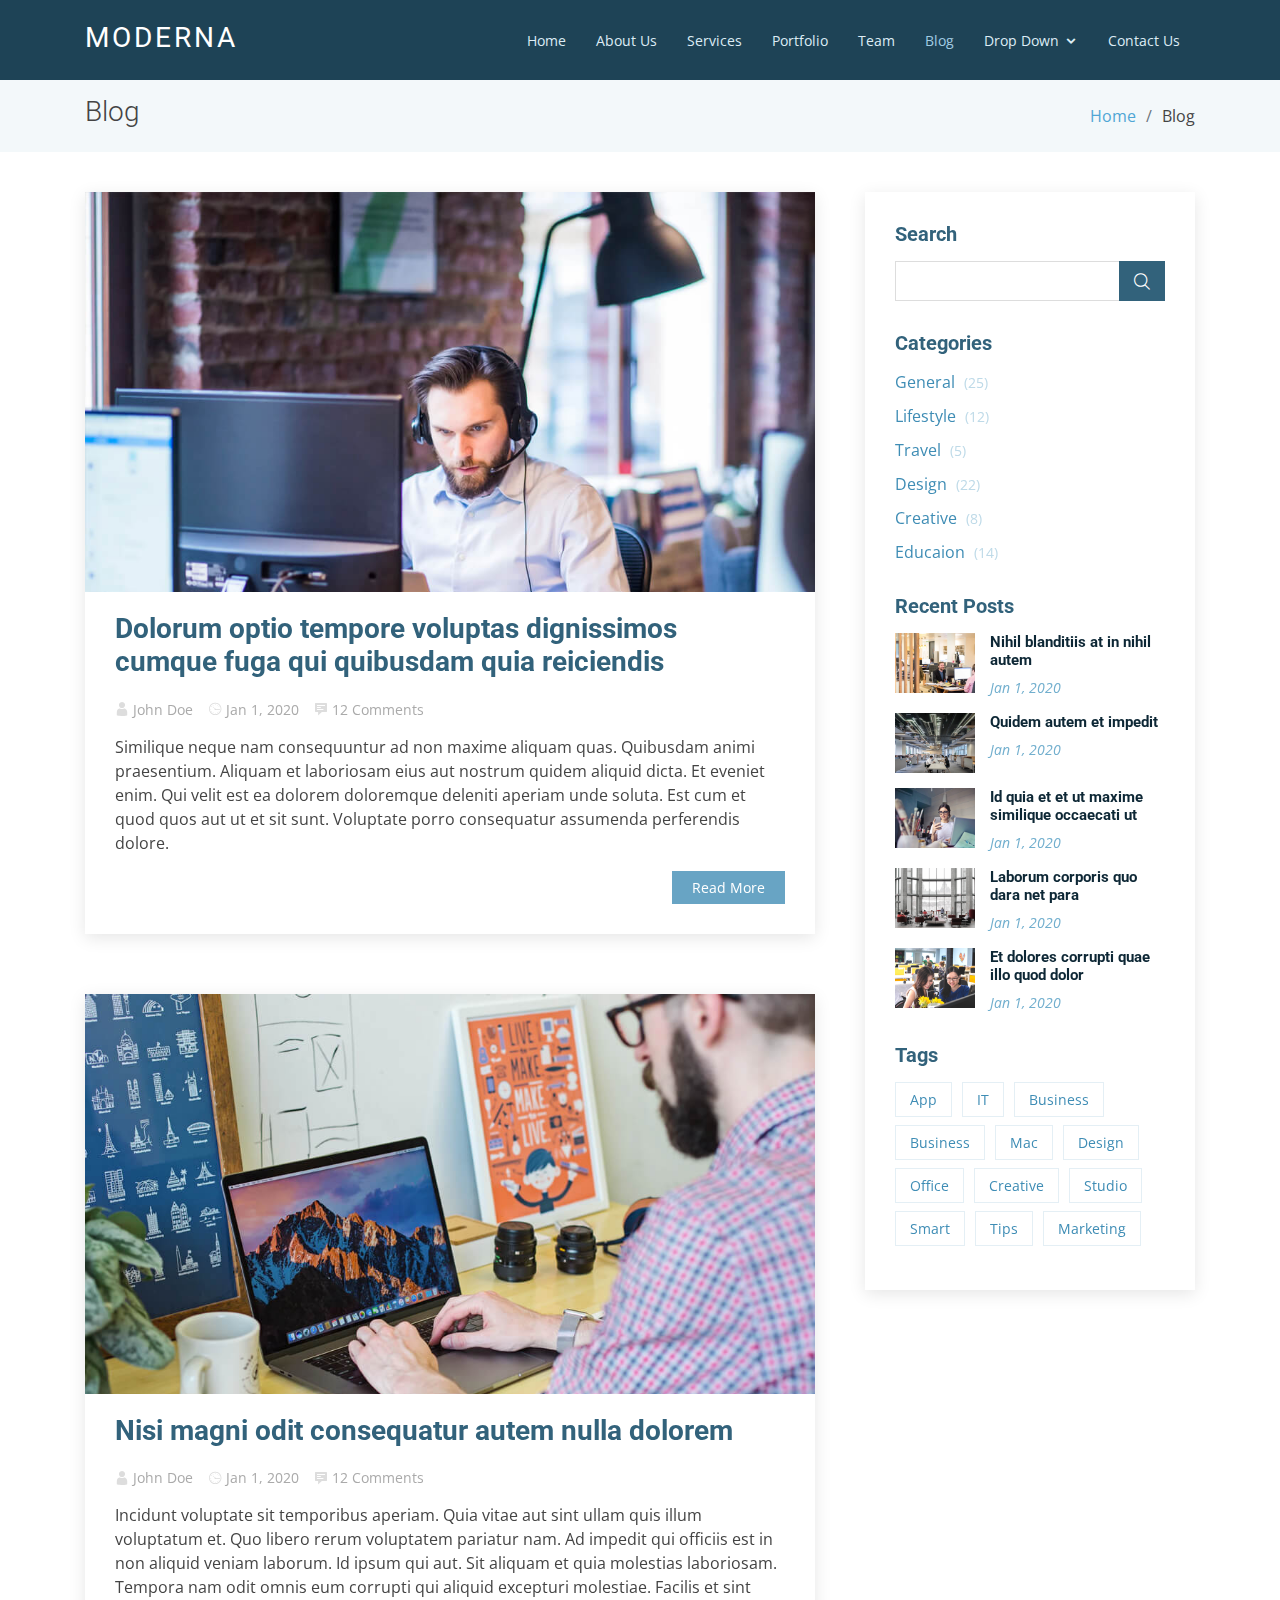
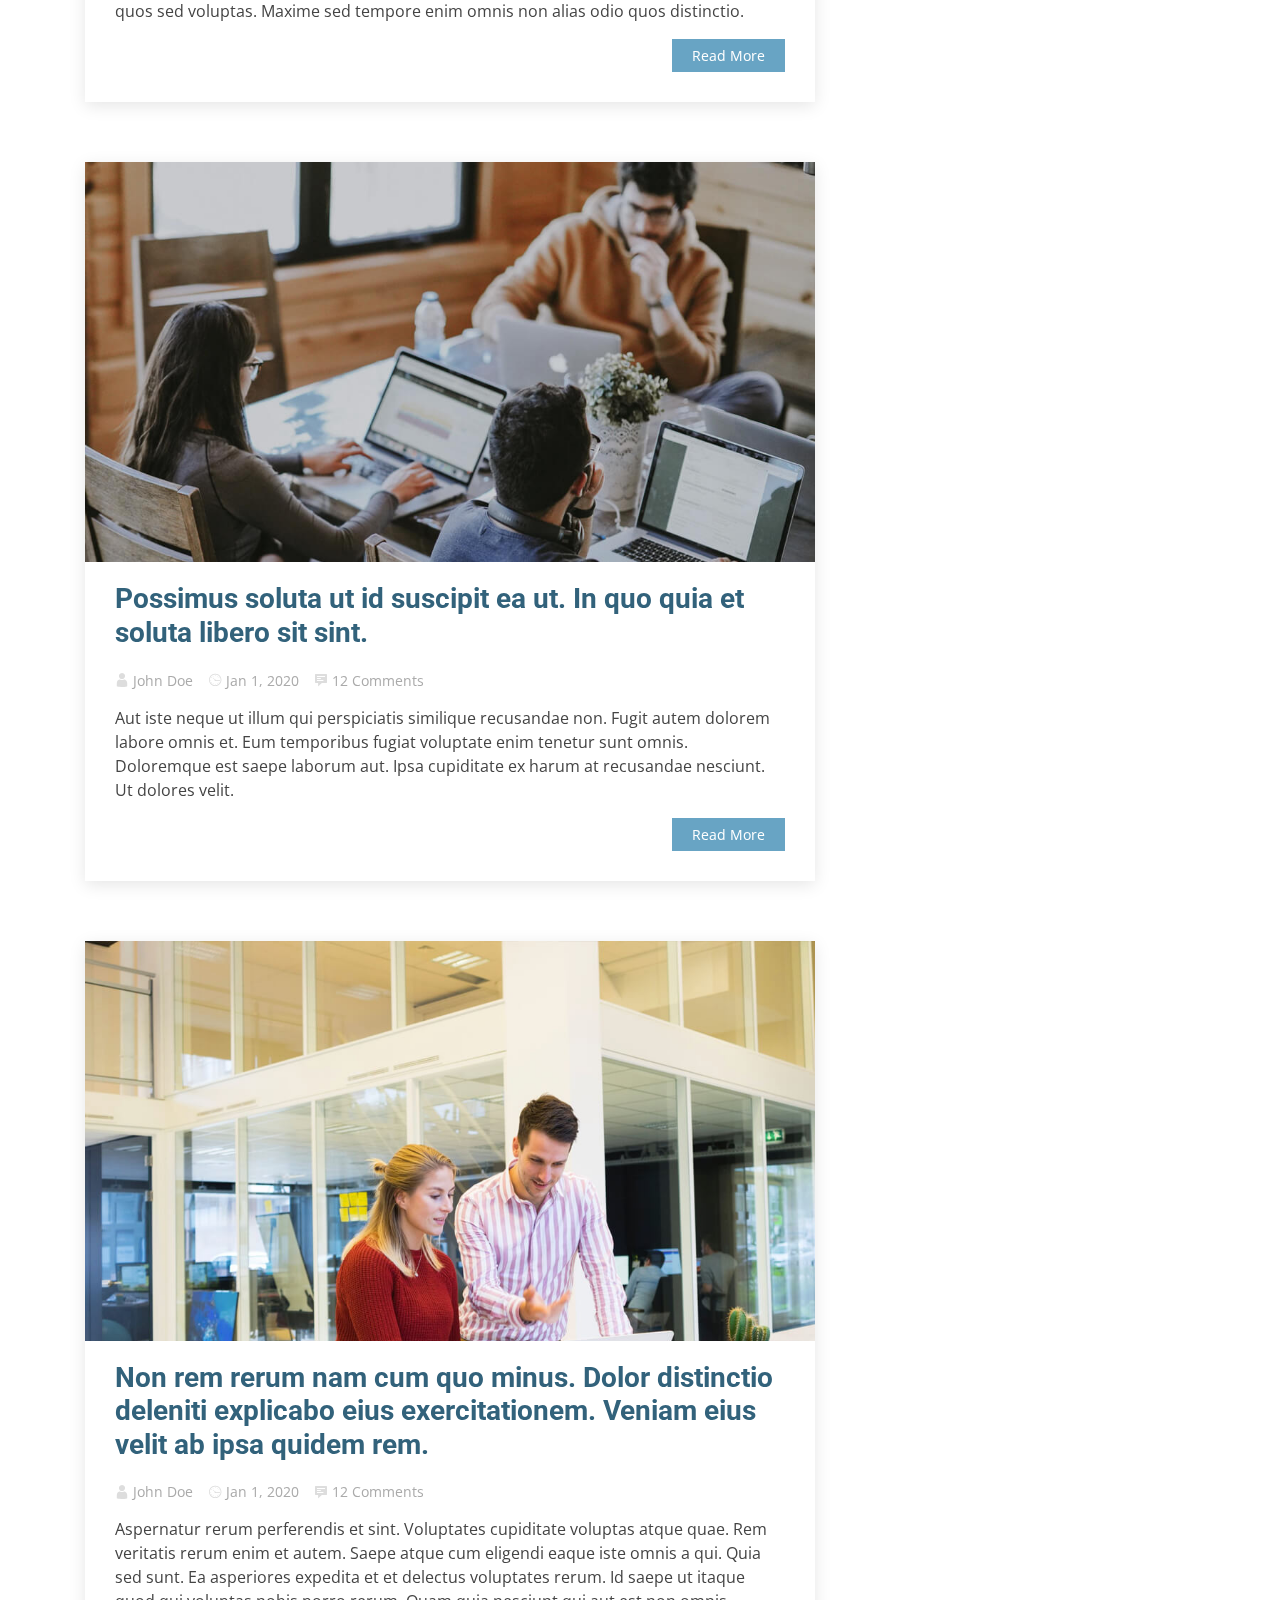
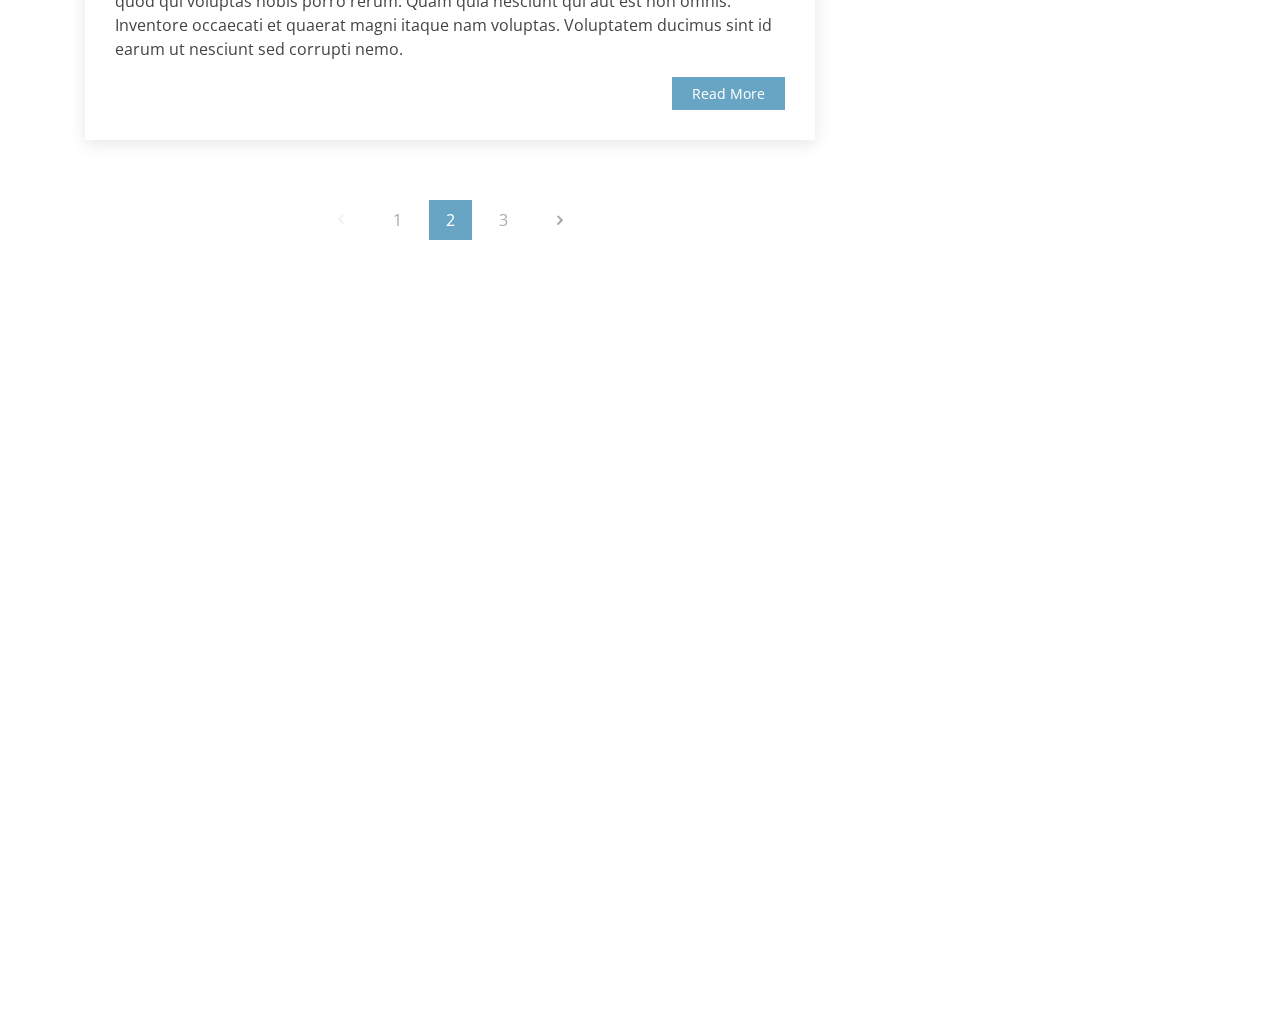
<file: blog.html>
<!DOCTYPE html>
<html lang="en">

<head>
  <meta charset="utf-8">
  <meta content="width=device-width, initial-scale=1.0" name="viewport">

  <title>Blog - Moderna Bootstrap Template</title>
  <meta content="" name="descriptison">
  <meta content="" name="keywords">

  <!-- Favicons -->
  <link href="assets/img/favicon.png" rel="icon">
  <link href="assets/img/apple-touch-icon.png" rel="apple-touch-icon">

  <!-- Google Fonts -->
  <link href="https://fonts.googleapis.com/css?family=Open+Sans:300,300i,400,400i,600,600i,700,700i|Roboto:300,300i,400,400i,500,500i,700,700i&display=swap" rel="stylesheet">

  <!-- Vendor CSS Files -->
  <link href="assets/vendor/bootstrap/css/bootstrap.min.css" rel="stylesheet">
  <link href="assets/vendor/animate.css/animate.min.css" rel="stylesheet">
  <link href="assets/vendor/icofont/icofont.min.css" rel="stylesheet">
  <link href="assets/vendor/boxicons/css/boxicons.min.css" rel="stylesheet">
  <link href="assets/vendor/venobox/venobox.css" rel="stylesheet">
  <link href="assets/vendor/owl.carousel/assets/owl.carousel.min.css" rel="stylesheet">
  <link href="assets/vendor/aos/aos.css" rel="stylesheet">

  <!-- Template Main CSS File -->
  <link href="assets/css/style.css" rel="stylesheet">

  <!-- =======================================================
  * Template Name: Moderna - v2.0.1
  * Template URL: https://bootstrapmade.com/free-bootstrap-template-corporate-moderna/
  * Author: BootstrapMade.com
  * License: https://bootstrapmade.com/license/
  ======================================================== -->
</head>

<body>

  <!-- ======= Header ======= -->
  <header id="header" class="fixed-top ">
    <div class="container">

      <div class="logo float-left">
        <h1 class="text-light"><a href="index.html"><span>Moderna</span></a></h1>
        <!-- Uncomment below if you prefer to use an image logo -->
        <!-- <a href="index.html"><img src="assets/img/logo.png" alt="" class="img-fluid"></a>-->
      </div>

      <nav class="nav-menu float-right d-none d-lg-block">
        <ul>
          <li><a href="index.html">Home</a></li>
          <li><a href="about.html">About Us</a></li>
          <li><a href="services.html">Services</a></li>
          <li><a href="portfolio.html">Portfolio</a></li>
          <li><a href="team.html">Team</a></li>
          <li class="active"><a href="blog.html">Blog</a></li>
          <li class="drop-down"><a href="">Drop Down</a>
            <ul>
              <li><a href="#">Drop Down 1</a></li>
              <li class="drop-down"><a href="#">Drop Down 2</a>
                <ul>
                  <li><a href="#">Deep Drop Down 1</a></li>
                  <li><a href="#">Deep Drop Down 2</a></li>
                  <li><a href="#">Deep Drop Down 3</a></li>
                  <li><a href="#">Deep Drop Down 4</a></li>
                  <li><a href="#">Deep Drop Down 5</a></li>
                </ul>
              </li>
              <li><a href="#">Drop Down 3</a></li>
              <li><a href="#">Drop Down 4</a></li>
              <li><a href="#">Drop Down 5</a></li>
            </ul>
          </li>
          <li><a href="contact.html">Contact Us</a></li>
        </ul>
      </nav><!-- .nav-menu -->

    </div>
  </header><!-- End Header -->

  <main id="main">

    <!-- ======= Blog Section ======= -->
    <section class="breadcrumbs">
      <div class="container">

        <div class="d-flex justify-content-between align-items-center">
          <h2>Blog</h2>

          <ol>
            <li><a href="index.html">Home</a></li>
            <li>Blog</li>
          </ol>
        </div>

      </div>
    </section><!-- End Blog Section -->

    <!-- ======= Blog Section ======= -->
    <section class="blog" data-aos="fade-up" data-aos-easing="ease-in-out" data-aos-duration="500">
      <div class="container">

        <div class="row">

          <div class="col-lg-8 entries">

            <article class="entry">

              <div class="entry-img">
                <img src="assets/img/blog-post-1.jpg" alt="" class="img-fluid">
              </div>

              <h2 class="entry-title">
                <a href="blog-single.html">Dolorum optio tempore voluptas dignissimos cumque fuga qui quibusdam quia
                  reiciendis</a>
              </h2>

              <div class="entry-meta">
                <ul>
                  <li class="d-flex align-items-center"><i class="icofont-user"></i> <a href="blog-single.html">John
                      Doe</a></li>
                  <li class="d-flex align-items-center"><i class="icofont-wall-clock"></i> <a href="blog-single.html"><time datetime="2020-01-01">Jan 1, 2020</time></a></li>
                  <li class="d-flex align-items-center"><i class="icofont-comment"></i> <a href="blog-single.html">12
                      Comments</a></li>
                </ul>
              </div>

              <div class="entry-content">
                <p>
                  Similique neque nam consequuntur ad non maxime aliquam quas. Quibusdam animi praesentium. Aliquam et
                  laboriosam eius aut nostrum quidem aliquid dicta.
                  Et eveniet enim. Qui velit est ea dolorem doloremque deleniti aperiam unde soluta. Est cum et quod quos
                  aut ut et sit sunt. Voluptate porro consequatur assumenda perferendis dolore.
                </p>
                <div class="read-more">
                  <a href="blog-single.html">Read More</a>
                </div>
              </div>

            </article><!-- End blog entry -->

            <article class="entry">

              <div class="entry-img">
                <img src="assets/img/blog-post-2.jpg" alt="" class="img-fluid">
              </div>

              <h2 class="entry-title">
                <a href="blog-single.html">Nisi magni odit consequatur autem nulla dolorem</a>
              </h2>

              <div class="entry-meta">
                <ul>
                  <li class="d-flex align-items-center"><i class="icofont-user"></i> <a href="blog-single.html">John
                      Doe</a></li>
                  <li class="d-flex align-items-center"><i class="icofont-wall-clock"></i> <a href="blog-single.html"><time datetime="2020-01-01">Jan 1, 2020</time></a></li>
                  <li class="d-flex align-items-center"><i class="icofont-comment"></i> <a href="blog-single.html">12
                      Comments</a></li>
                </ul>
              </div>

              <div class="entry-content">
                <p>
                  Incidunt voluptate sit temporibus aperiam. Quia vitae aut sint ullam quis illum voluptatum et. Quo
                  libero rerum voluptatem pariatur nam.
                  Ad impedit qui officiis est in non aliquid veniam laborum. Id ipsum qui aut. Sit aliquam et quia
                  molestias laboriosam. Tempora nam odit omnis eum corrupti qui aliquid excepturi molestiae. Facilis et
                  sint quos sed voluptas. Maxime sed tempore enim omnis non alias odio quos distinctio.
                </p>
                <div class="read-more">
                  <a href="blog-single.html">Read More</a>
                </div>
              </div>

            </article><!-- End blog entry -->

            <article class="entry">

              <div class="entry-img">
                <img src="assets/img/blog-post-3.jpg" alt="" class="img-fluid">
              </div>

              <h2 class="entry-title">
                <a href="blog-single.html">Possimus soluta ut id suscipit ea ut. In quo quia et soluta libero sit
                  sint.</a>
              </h2>

              <div class="entry-meta">
                <ul>
                  <li class="d-flex align-items-center"><i class="icofont-user"></i> <a href="blog-single.html">John
                      Doe</a></li>
                  <li class="d-flex align-items-center"><i class="icofont-wall-clock"></i> <a href="blog-single.html"><time datetime="2020-01-01">Jan 1, 2020</time></a></li>
                  <li class="d-flex align-items-center"><i class="icofont-comment"></i> <a href="blog-single.html">12
                      Comments</a></li>
                </ul>
              </div>

              <div class="entry-content">
                <p>
                  Aut iste neque ut illum qui perspiciatis similique recusandae non. Fugit autem dolorem labore omnis et.
                  Eum temporibus fugiat voluptate enim tenetur sunt omnis.
                  Doloremque est saepe laborum aut. Ipsa cupiditate ex harum at recusandae nesciunt. Ut dolores velit.
                </p>
                <div class="read-more">
                  <a href="blog-single.html">Read More</a>
                </div>
              </div>

            </article><!-- End blog entry -->

            <article class="entry">

              <div class="entry-img">
                <img src="assets/img/blog-post-4.jpg" alt="" class="img-fluid">
              </div>

              <h2 class="entry-title">
                <a href="blog-single.html">Non rem rerum nam cum quo minus. Dolor distinctio deleniti explicabo eius
                  exercitationem. Veniam eius velit ab ipsa quidem rem.</a>
              </h2>

              <div class="entry-meta">
                <ul>
                  <li class="d-flex align-items-center"><i class="icofont-user"></i> <a href="blog-single.html">John
                      Doe</a></li>
                  <li class="d-flex align-items-center"><i class="icofont-wall-clock"></i> <a href="blog-single.html"><time datetime="2020-01-01">Jan 1, 2020</time></a></li>
                  <li class="d-flex align-items-center"><i class="icofont-comment"></i> <a href="blog-single.html">12
                      Comments</a></li>
                </ul>
              </div>

              <div class="entry-content">
                <p>
                  Aspernatur rerum perferendis et sint. Voluptates cupiditate voluptas atque quae. Rem veritatis rerum
                  enim et autem. Saepe atque cum eligendi eaque iste omnis a qui.
                  Quia sed sunt. Ea asperiores expedita et et delectus voluptates rerum. Id saepe ut itaque quod qui
                  voluptas nobis porro rerum. Quam quia nesciunt qui aut est non omnis. Inventore occaecati et quaerat
                  magni itaque nam voluptas. Voluptatem ducimus sint id earum ut nesciunt sed corrupti nemo.
                </p>
                <div class="read-more">
                  <a href="blog-single.html">Read More</a>
                </div>
              </div>

            </article><!-- End blog entry -->

            <div class="blog-pagination">
              <ul class="justify-content-center">
                <li class="disabled"><i class="icofont-rounded-left"></i></li>
                <li><a href="#">1</a></li>
                <li class="active"><a href="#">2</a></li>
                <li><a href="#">3</a></li>
                <li><a href="#"><i class="icofont-rounded-right"></i></a></li>
              </ul>
            </div>

          </div><!-- End blog entries list -->

          <div class="col-lg-4">
            <div class="sidebar">

              <h3 class="sidebar-title">Search</h3>
              <div class="sidebar-item search-form">
                <form action="">
                  <input type="text">
                  <button type="submit"><i class="icofont-search"></i></button>
                </form>
              </div><!-- End sidebar search formn-->

              <h3 class="sidebar-title">Categories</h3>
              <div class="sidebar-item categories">
                <ul>
                  <li><a href="#">General <span>(25)</span></a></li>
                  <li><a href="#">Lifestyle <span>(12)</span></a></li>
                  <li><a href="#">Travel <span>(5)</span></a></li>
                  <li><a href="#">Design <span>(22)</span></a></li>
                  <li><a href="#">Creative <span>(8)</span></a></li>
                  <li><a href="#">Educaion <span>(14)</span></a></li>
                </ul>

              </div><!-- End sidebar categories-->

              <h3 class="sidebar-title">Recent Posts</h3>
              <div class="sidebar-item recent-posts">
                <div class="post-item clearfix">
                  <img src="assets/img/recent-posts-1.jpg" alt="">
                  <h4><a href="blog-single.html">Nihil blanditiis at in nihil autem</a></h4>
                  <time datetime="2020-01-01">Jan 1, 2020</time>
                </div>

                <div class="post-item clearfix">
                  <img src="assets/img/recent-posts-2.jpg" alt="">
                  <h4><a href="blog-single.html">Quidem autem et impedit</a></h4>
                  <time datetime="2020-01-01">Jan 1, 2020</time>
                </div>

                <div class="post-item clearfix">
                  <img src="assets/img/recent-posts-3.jpg" alt="">
                  <h4><a href="blog-single.html">Id quia et et ut maxime similique occaecati ut</a></h4>
                  <time datetime="2020-01-01">Jan 1, 2020</time>
                </div>

                <div class="post-item clearfix">
                  <img src="assets/img/recent-posts-4.jpg" alt="">
                  <h4><a href="blog-single.html">Laborum corporis quo dara net para</a></h4>
                  <time datetime="2020-01-01">Jan 1, 2020</time>
                </div>

                <div class="post-item clearfix">
                  <img src="assets/img/recent-posts-5.jpg" alt="">
                  <h4><a href="blog-single.html">Et dolores corrupti quae illo quod dolor</a></h4>
                  <time datetime="2020-01-01">Jan 1, 2020</time>
                </div>
              </div><!-- End sidebar recent posts-->

              <h3 class="sidebar-title">Tags</h3>
              <div class="sidebar-item tags">
                <ul>
                  <li><a href="#">App</a></li>
                  <li><a href="#">IT</a></li>
                  <li><a href="#">Business</a></li>
                  <li><a href="#">Business</a></li>
                  <li><a href="#">Mac</a></li>
                  <li><a href="#">Design</a></li>
                  <li><a href="#">Office</a></li>
                  <li><a href="#">Creative</a></li>
                  <li><a href="#">Studio</a></li>
                  <li><a href="#">Smart</a></li>
                  <li><a href="#">Tips</a></li>
                  <li><a href="#">Marketing</a></li>
                </ul>

              </div><!-- End sidebar tags-->

            </div><!-- End sidebar -->

          </div><!-- End blog sidebar -->

        </div><!-- End .row -->

      </div><!-- End .container -->

    </section><!-- End Blog Section -->

  </main><!-- End #main -->

  <!-- ======= Footer ======= -->
  <footer id="footer" data-aos="fade-up" data-aos-easing="ease-in-out" data-aos-duration="500">

    <div class="footer-newsletter">
      <div class="container">
        <div class="row">
          <div class="col-lg-6">
            <h4>Our Newsletter</h4>
            <p>Tamen quem nulla quae legam multos aute sint culpa legam noster magna</p>
          </div>
          <div class="col-lg-6">
            <form action="" method="post">
              <input type="email" name="email"><input type="submit" value="Subscribe">
            </form>
          </div>
        </div>
      </div>
    </div>

    <div class="footer-top">
      <div class="container">
        <div class="row">

          <div class="col-lg-3 col-md-6 footer-links">
            <h4>Useful Links</h4>
            <ul>
              <li><i class="bx bx-chevron-right"></i> <a href="#">Home</a></li>
              <li><i class="bx bx-chevron-right"></i> <a href="#">About us</a></li>
              <li><i class="bx bx-chevron-right"></i> <a href="#">Services</a></li>
              <li><i class="bx bx-chevron-right"></i> <a href="#">Terms of service</a></li>
              <li><i class="bx bx-chevron-right"></i> <a href="#">Privacy policy</a></li>
            </ul>
          </div>

          <div class="col-lg-3 col-md-6 footer-links">
            <h4>Our Services</h4>
            <ul>
              <li><i class="bx bx-chevron-right"></i> <a href="#">Web Design</a></li>
              <li><i class="bx bx-chevron-right"></i> <a href="#">Web Development</a></li>
              <li><i class="bx bx-chevron-right"></i> <a href="#">Product Management</a></li>
              <li><i class="bx bx-chevron-right"></i> <a href="#">Marketing</a></li>
              <li><i class="bx bx-chevron-right"></i> <a href="#">Graphic Design</a></li>
            </ul>
          </div>

          <div class="col-lg-3 col-md-6 footer-contact">
            <h4>Contact Us</h4>
            <p>
              A108 Adam Street <br>
              New York, NY 535022<br>
              United States <br><br>
              <strong>Phone:</strong> +1 5589 55488 55<br>
              <strong>Email:</strong> info@example.com<br>
            </p>

          </div>

          <div class="col-lg-3 col-md-6 footer-info">
            <h3>About Moderna</h3>
            <p>Cras fermentum odio eu feugiat lide par naso tierra. Justo eget nada terra videa magna derita valies darta donna mare fermentum iaculis eu non diam phasellus.</p>
            <div class="social-links mt-3">
              <a href="#" class="twitter"><i class="bx bxl-twitter"></i></a>
              <a href="#" class="facebook"><i class="bx bxl-facebook"></i></a>
              <a href="#" class="instagram"><i class="bx bxl-instagram"></i></a>
              <a href="#" class="linkedin"><i class="bx bxl-linkedin"></i></a>
            </div>
          </div>

        </div>
      </div>
    </div>

    <div class="container">
      <div class="copyright">
        &copy; Copyright <strong><span>Moderna</span></strong>. All Rights Reserved
      </div>
      <div class="credits">
        <!-- All the links in the footer should remain intact. -->
        <!-- You can delete the links only if you purchased the pro version. -->
        <!-- Licensing information: https://bootstrapmade.com/license/ -->
        <!-- Purchase the pro version with working PHP/AJAX contact form: https://bootstrapmade.com/free-bootstrap-template-corporate-moderna/ -->
        Designed by <a href="https://bootstrapmade.com/">BootstrapMade</a>
      </div>
    </div>
  </footer><!-- End Footer -->

  <a href="#" class="back-to-top"><i class="icofont-simple-up"></i></a>

  <!-- Vendor JS Files -->
  <script src="assets/vendor/jquery/jquery.min.js"></script>
  <script src="assets/vendor/bootstrap/js/bootstrap.bundle.min.js"></script>
  <script src="assets/vendor/jquery.easing/jquery.easing.min.js"></script>
  <script src="assets/vendor/php-email-form/validate.js"></script>
  <script src="assets/vendor/venobox/venobox.min.js"></script>
  <script src="assets/vendor/waypoints/jquery.waypoints.min.js"></script>
  <script src="assets/vendor/counterup/counterup.min.js"></script>
  <script src="assets/vendor/owl.carousel/owl.carousel.min.js"></script>
  <script src="assets/vendor/isotope-layout/isotope.pkgd.min.js"></script>
  <script src="assets/vendor/aos/aos.js"></script>

  <!-- Template Main JS File -->
  <script src="assets/js/main.js"></script>

</body>

</html>
</file>
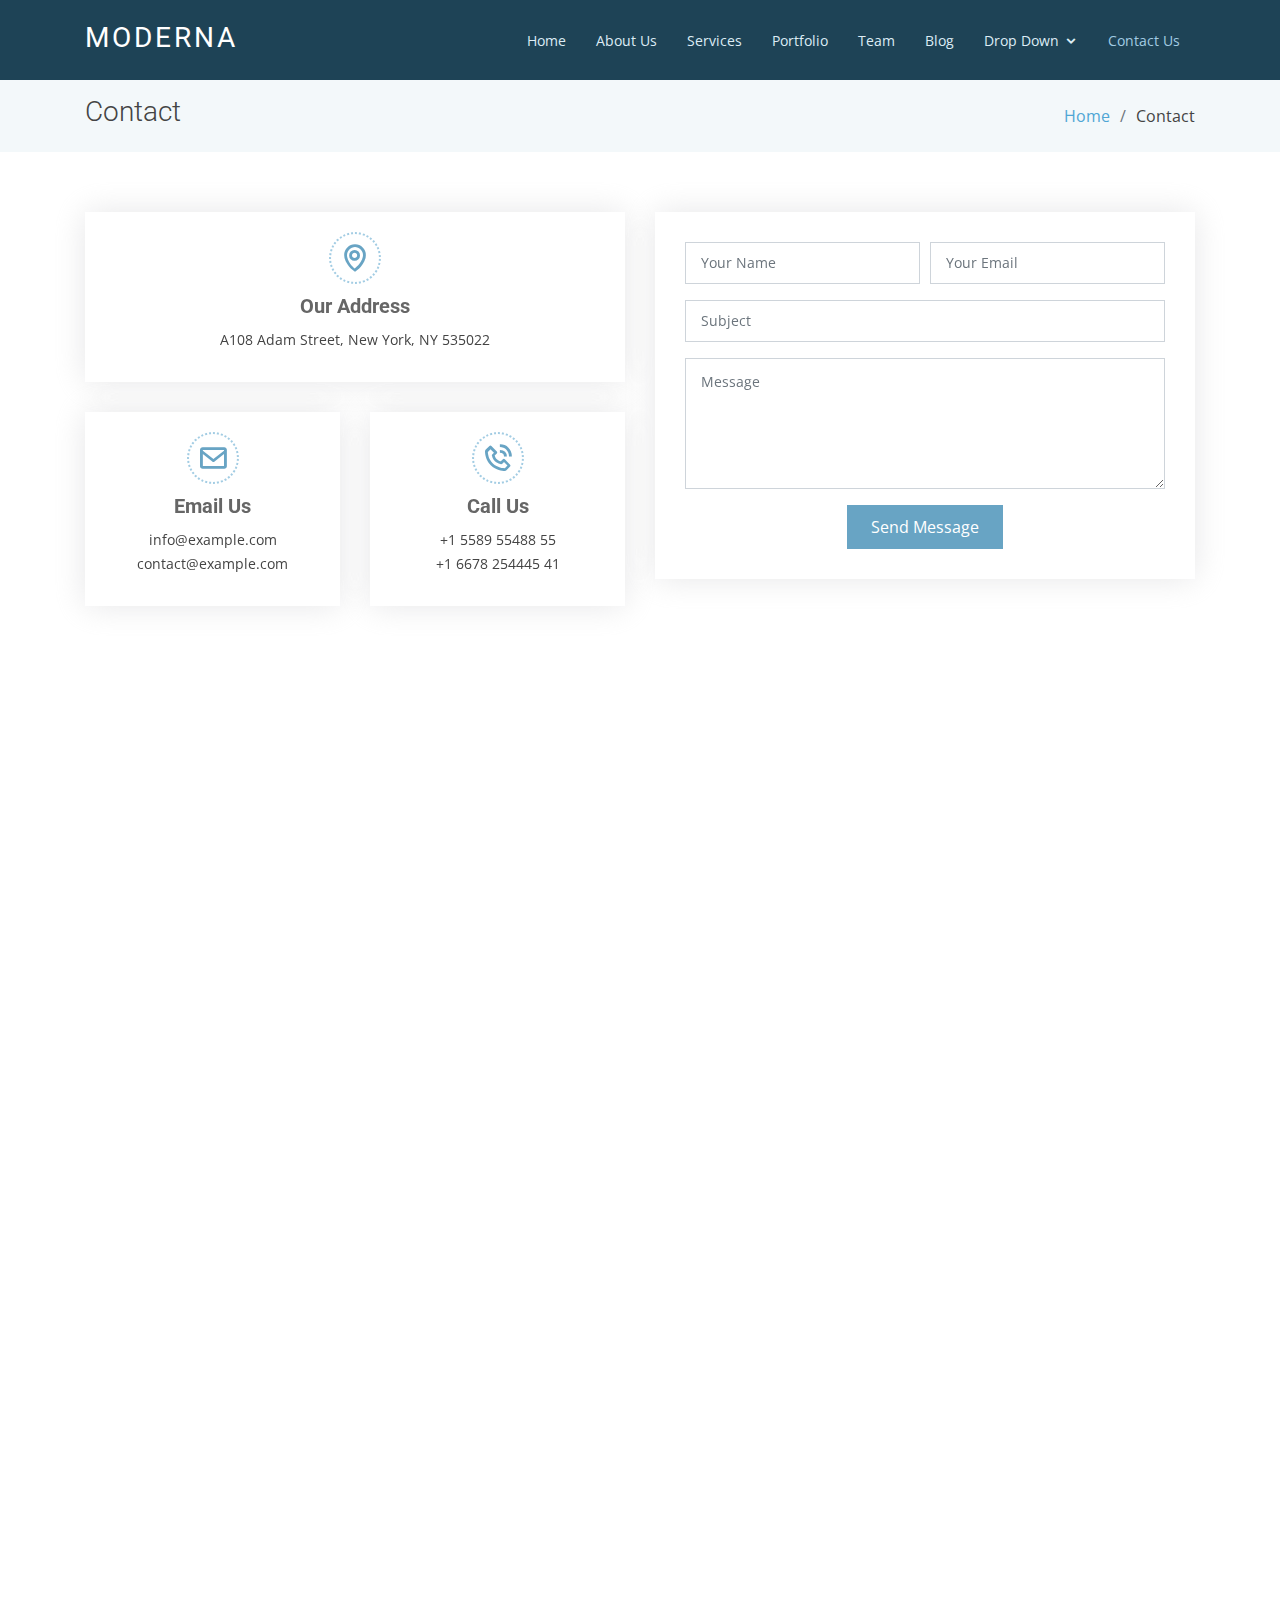
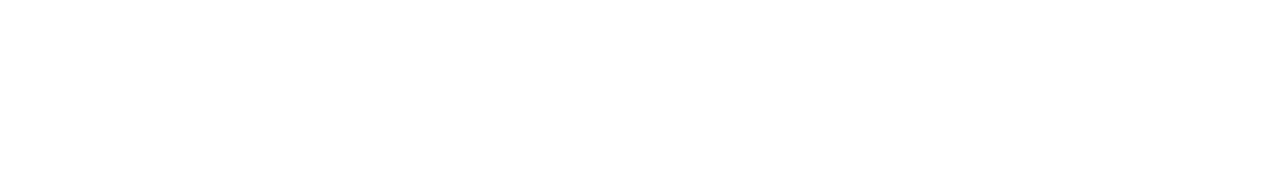
<file: contact.html>
<!DOCTYPE html>
<html lang="en">

<head>
  <meta charset="utf-8">
  <meta content="width=device-width, initial-scale=1.0" name="viewport">

  <title>Contact - Moderna Bootstrap Template</title>
  <meta content="" name="descriptison">
  <meta content="" name="keywords">

  <!-- Favicons -->
  <link href="assets/img/favicon.png" rel="icon">
  <link href="assets/img/apple-touch-icon.png" rel="apple-touch-icon">

  <!-- Google Fonts -->
  <link href="https://fonts.googleapis.com/css?family=Open+Sans:300,300i,400,400i,600,600i,700,700i|Roboto:300,300i,400,400i,500,500i,700,700i&display=swap" rel="stylesheet">

  <!-- Vendor CSS Files -->
  <link href="assets/vendor/bootstrap/css/bootstrap.min.css" rel="stylesheet">
  <link href="assets/vendor/animate.css/animate.min.css" rel="stylesheet">
  <link href="assets/vendor/icofont/icofont.min.css" rel="stylesheet">
  <link href="assets/vendor/boxicons/css/boxicons.min.css" rel="stylesheet">
  <link href="assets/vendor/venobox/venobox.css" rel="stylesheet">
  <link href="assets/vendor/owl.carousel/assets/owl.carousel.min.css" rel="stylesheet">
  <link href="assets/vendor/aos/aos.css" rel="stylesheet">

  <!-- Template Main CSS File -->
  <link href="assets/css/style.css" rel="stylesheet">

  <!-- =======================================================
  * Template Name: Moderna - v2.0.1
  * Template URL: https://bootstrapmade.com/free-bootstrap-template-corporate-moderna/
  * Author: BootstrapMade.com
  * License: https://bootstrapmade.com/license/
  ======================================================== -->
</head>

<body>

  <!-- ======= Header ======= -->
  <header id="header" class="fixed-top ">
    <div class="container">

      <div class="logo float-left">
        <h1 class="text-light"><a href="index.html"><span>Moderna</span></a></h1>
        <!-- Uncomment below if you prefer to use an image logo -->
        <!-- <a href="index.html"><img src="assets/img/logo.png" alt="" class="img-fluid"></a>-->
      </div>

      <nav class="nav-menu float-right d-none d-lg-block">
        <ul>
          <li><a href="index.html">Home</a></li>
          <li><a href="about.html">About Us</a></li>
          <li><a href="services.html">Services</a></li>
          <li><a href="portfolio.html">Portfolio</a></li>
          <li><a href="team.html">Team</a></li>
          <li><a href="blog.html">Blog</a></li>
          <li class="drop-down"><a href="">Drop Down</a>
            <ul>
              <li><a href="#">Drop Down 1</a></li>
              <li class="drop-down"><a href="#">Drop Down 2</a>
                <ul>
                  <li><a href="#">Deep Drop Down 1</a></li>
                  <li><a href="#">Deep Drop Down 2</a></li>
                  <li><a href="#">Deep Drop Down 3</a></li>
                  <li><a href="#">Deep Drop Down 4</a></li>
                  <li><a href="#">Deep Drop Down 5</a></li>
                </ul>
              </li>
              <li><a href="#">Drop Down 3</a></li>
              <li><a href="#">Drop Down 4</a></li>
              <li><a href="#">Drop Down 5</a></li>
            </ul>
          </li>
          <li class="active"><a href="contact.html">Contact Us</a></li>
        </ul>
      </nav><!-- .nav-menu -->

    </div>
  </header><!-- End Header -->

  <main id="main">

    <!-- ======= Contact Section ======= -->
    <section class="breadcrumbs">
      <div class="container">

        <div class="d-flex justify-content-between align-items-center">
          <h2>Contact</h2>
          <ol>
            <li><a href="index.html">Home</a></li>
            <li>Contact</li>
          </ol>
        </div>

      </div>
    </section><!-- End Contact Section -->

    <!-- ======= Contact Section ======= -->
    <section class="contact" data-aos="fade-up" data-aos-easing="ease-in-out" data-aos-duration="500">
      <div class="container">

        <div class="row">

          <div class="col-lg-6">

            <div class="row">
              <div class="col-md-12">
                <div class="info-box">
                  <i class="bx bx-map"></i>
                  <h3>Our Address</h3>
                  <p>A108 Adam Street, New York, NY 535022</p>
                </div>
              </div>
              <div class="col-md-6">
                <div class="info-box">
                  <i class="bx bx-envelope"></i>
                  <h3>Email Us</h3>
                  <p>info@example.com<br>contact@example.com</p>
                </div>
              </div>
              <div class="col-md-6">
                <div class="info-box">
                  <i class="bx bx-phone-call"></i>
                  <h3>Call Us</h3>
                  <p>+1 5589 55488 55<br>+1 6678 254445 41</p>
                </div>
              </div>
            </div>

          </div>

          <div class="col-lg-6">
            <form action="forms/contact.php" method="post" role="form" class="php-email-form">
              <div class="form-row">
                <div class="col-md-6 form-group">
                  <input type="text" name="name" class="form-control" id="name" placeholder="Your Name" data-rule="minlen:4" data-msg="Please enter at least 4 chars" />
                  <div class="validate"></div>
                </div>
                <div class="col-md-6 form-group">
                  <input type="email" class="form-control" name="email" id="email" placeholder="Your Email" data-rule="email" data-msg="Please enter a valid email" />
                  <div class="validate"></div>
                </div>
              </div>
              <div class="form-group">
                <input type="text" class="form-control" name="subject" id="subject" placeholder="Subject" data-rule="minlen:4" data-msg="Please enter at least 8 chars of subject" />
                <div class="validate"></div>
              </div>
              <div class="form-group">
                <textarea class="form-control" name="message" rows="5" data-rule="required" data-msg="Please write something for us" placeholder="Message"></textarea>
                <div class="validate"></div>
              </div>
              <div class="mb-3">
                <div class="loading">Loading</div>
                <div class="error-message"></div>
                <div class="sent-message">Your message has been sent. Thank you!</div>
              </div>
              <div class="text-center"><button type="submit">Send Message</button></div>
            </form>
          </div>

        </div>

      </div>
    </section><!-- End Contact Section -->

    <!-- ======= Map Section ======= -->
    <section class="map mt-2">
      <div class="container-fluid p-0">
        <iframe src="https://www.google.com/maps/embed?pb=!1m18!1m12!1m3!1d3024.2219901290355!2d-74.00369368400567!3d40.71312937933185!2m3!1f0!2f0!3f0!3m2!1i1024!2i768!4f13.1!3m3!1m2!1s0x89c25a23e28c1191%3A0x49f75d3281df052a!2s150%20Park%20Row%2C%20New%20York%2C%20NY%2010007%2C%20USA!5e0!3m2!1sen!2sbg!4v1579767901424!5m2!1sen!2sbg" frameborder="0" style="border:0;" allowfullscreen=""></iframe>
      </div>
    </section><!-- End Map Section -->

  </main><!-- End #main -->

  <!-- ======= Footer ======= -->
  <footer id="footer" data-aos="fade-up" data-aos-easing="ease-in-out" data-aos-duration="500">

    <div class="footer-newsletter">
      <div class="container">
        <div class="row">
          <div class="col-lg-6">
            <h4>Our Newsletter</h4>
            <p>Tamen quem nulla quae legam multos aute sint culpa legam noster magna</p>
          </div>
          <div class="col-lg-6">
            <form action="" method="post">
              <input type="email" name="email"><input type="submit" value="Subscribe">
            </form>
          </div>
        </div>
      </div>
    </div>

    <div class="footer-top">
      <div class="container">
        <div class="row">

          <div class="col-lg-3 col-md-6 footer-links">
            <h4>Useful Links</h4>
            <ul>
              <li><i class="bx bx-chevron-right"></i> <a href="#">Home</a></li>
              <li><i class="bx bx-chevron-right"></i> <a href="#">About us</a></li>
              <li><i class="bx bx-chevron-right"></i> <a href="#">Services</a></li>
              <li><i class="bx bx-chevron-right"></i> <a href="#">Terms of service</a></li>
              <li><i class="bx bx-chevron-right"></i> <a href="#">Privacy policy</a></li>
            </ul>
          </div>

          <div class="col-lg-3 col-md-6 footer-links">
            <h4>Our Services</h4>
            <ul>
              <li><i class="bx bx-chevron-right"></i> <a href="#">Web Design</a></li>
              <li><i class="bx bx-chevron-right"></i> <a href="#">Web Development</a></li>
              <li><i class="bx bx-chevron-right"></i> <a href="#">Product Management</a></li>
              <li><i class="bx bx-chevron-right"></i> <a href="#">Marketing</a></li>
              <li><i class="bx bx-chevron-right"></i> <a href="#">Graphic Design</a></li>
            </ul>
          </div>

          <div class="col-lg-3 col-md-6 footer-contact">
            <h4>Contact Us</h4>
            <p>
              A108 Adam Street <br>
              New York, NY 535022<br>
              United States <br><br>
              <strong>Phone:</strong> +1 5589 55488 55<br>
              <strong>Email:</strong> info@example.com<br>
            </p>

          </div>

          <div class="col-lg-3 col-md-6 footer-info">
            <h3>About Moderna</h3>
            <p>Cras fermentum odio eu feugiat lide par naso tierra. Justo eget nada terra videa magna derita valies darta donna mare fermentum iaculis eu non diam phasellus.</p>
            <div class="social-links mt-3">
              <a href="#" class="twitter"><i class="bx bxl-twitter"></i></a>
              <a href="#" class="facebook"><i class="bx bxl-facebook"></i></a>
              <a href="#" class="instagram"><i class="bx bxl-instagram"></i></a>
              <a href="#" class="linkedin"><i class="bx bxl-linkedin"></i></a>
            </div>
          </div>

        </div>
      </div>
    </div>

    <div class="container">
      <div class="copyright">
        &copy; Copyright <strong><span>Moderna</span></strong>. All Rights Reserved
      </div>
      <div class="credits">
        <!-- All the links in the footer should remain intact. -->
        <!-- You can delete the links only if you purchased the pro version. -->
        <!-- Licensing information: https://bootstrapmade.com/license/ -->
        <!-- Purchase the pro version with working PHP/AJAX contact form: https://bootstrapmade.com/free-bootstrap-template-corporate-moderna/ -->
        Designed by <a href="https://bootstrapmade.com/">BootstrapMade</a>
      </div>
    </div>
  </footer><!-- End Footer -->

  <a href="#" class="back-to-top"><i class="icofont-simple-up"></i></a>

  <!-- Vendor JS Files -->
  <script src="assets/vendor/jquery/jquery.min.js"></script>
  <script src="assets/vendor/bootstrap/js/bootstrap.bundle.min.js"></script>
  <script src="assets/vendor/jquery.easing/jquery.easing.min.js"></script>
  <script src="assets/vendor/php-email-form/validate.js"></script>
  <script src="assets/vendor/venobox/venobox.min.js"></script>
  <script src="assets/vendor/waypoints/jquery.waypoints.min.js"></script>
  <script src="assets/vendor/counterup/counterup.min.js"></script>
  <script src="assets/vendor/owl.carousel/owl.carousel.min.js"></script>
  <script src="assets/vendor/isotope-layout/isotope.pkgd.min.js"></script>
  <script src="assets/vendor/aos/aos.js"></script>

  <!-- Template Main JS File -->
  <script src="assets/js/main.js"></script>

</body>

</html>
</file>
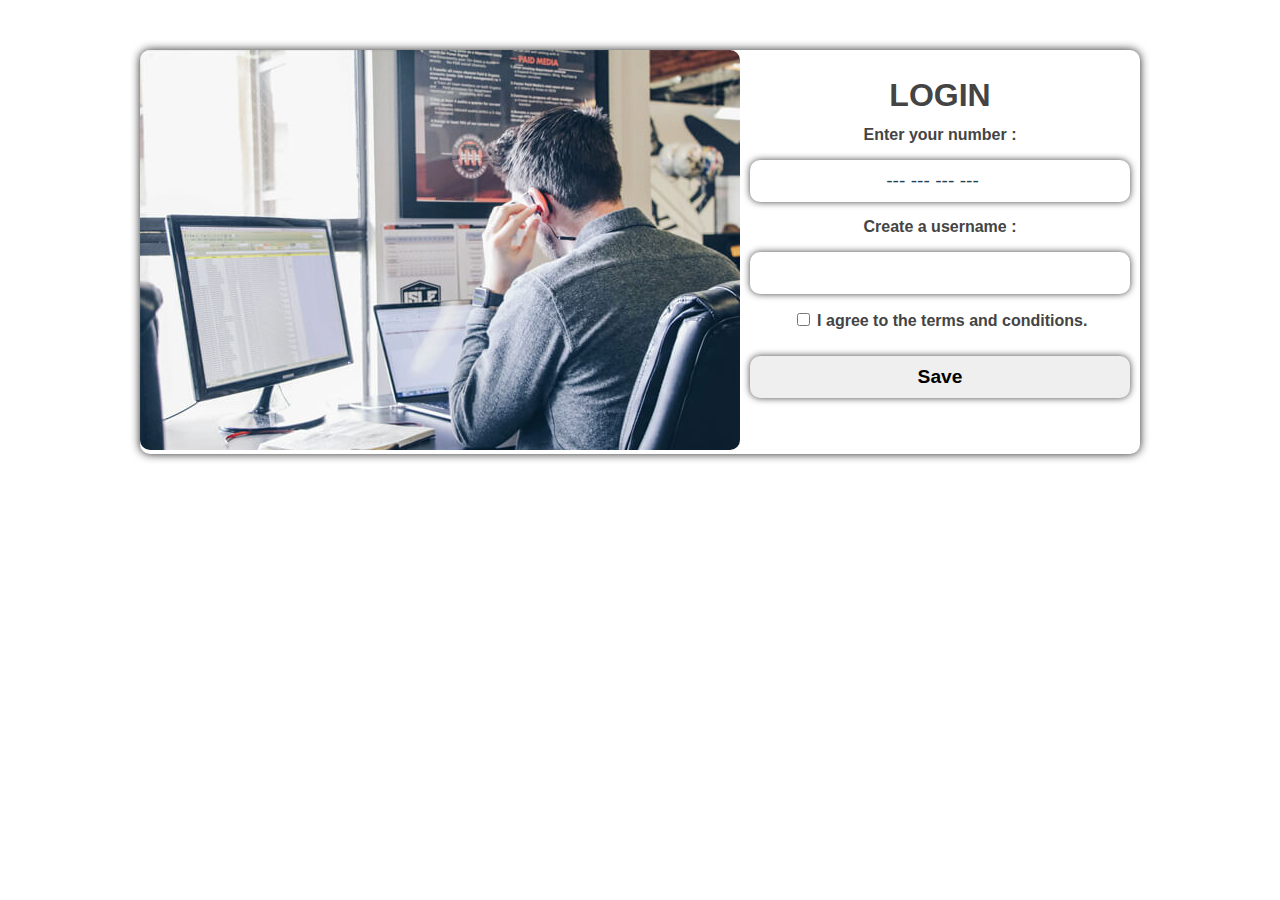
<file: login.html>
<!DOCTYPE html>
<html lang="en">
<head>
  <meta charset="UTF-8">
  <meta name="viewport" content="width=device-width, initial-scale=1.0">
  <title>Login</title>
  <link href="assets/img/favicon.png" rel="icon">
  <link rel="stylesheet" href="./assets/css/style.css">
  <link rel="stylesheet" href="./assets/css/login.css">
</head>
<body>

<main>
  <div class="container">
    <div class="imgs">
    <img src="./assets/img/service-details-4.jpg" alt="" id="img1">
    <img src="./assets/img/service-details-3.jpg" alt="" id="img2">
    <img src="./assets/img/service-details-2.jpg" alt="" id="img3">
    <img src="./assets/img/service-details-1.jpg" alt="" id="img4">
  </div>
    <div class="login_bar">
      <h2>LOGIN</h2>
      <form action="" method="get">
        <p>Enter your number :</p>
        <input type="number" maxlength="12" required name="user_number" 
        id="user_number" class="user_number_ipt" placeholder="--- --- --- ---">
        <p>Create a username :</p>
        <input type="text" required class="user_name_ipt" name="user_name" id="user_name">
        <p><label><input type="checkbox" class="nick" 
          name="user_agree" required> I agree to the terms and conditions.</label></p>
        
        <button type="submit" class="save_btn" id="submit_btn">Save</button>
      </form>
    </div>

    <!-- End first section form tags -->
    <section id="sec_two">
      <div class="output_user_value">
        <p>This is your number :</p>
        <input type="text" class="user_number_output" id="user_number_output">
        <p>This is your username :</p>
        <input type="text" class="user_name_output" id="user_name_output">
        <br>
        <p class="alert">If these are not yours click the "No" button</p>

        <div class="buttons">
          <button type="button" id="go_back_btn">No</button>
          <a href="./index.html"><button type="button" id="save_user_data_btn">Yes</button></a>
        </div>
      </div>
    </section>
  </div>
</main>

<script src="./assets/js/login.js"></script>
<script src="./assets/js/main.js"></script>
</body>
</html>
</file>
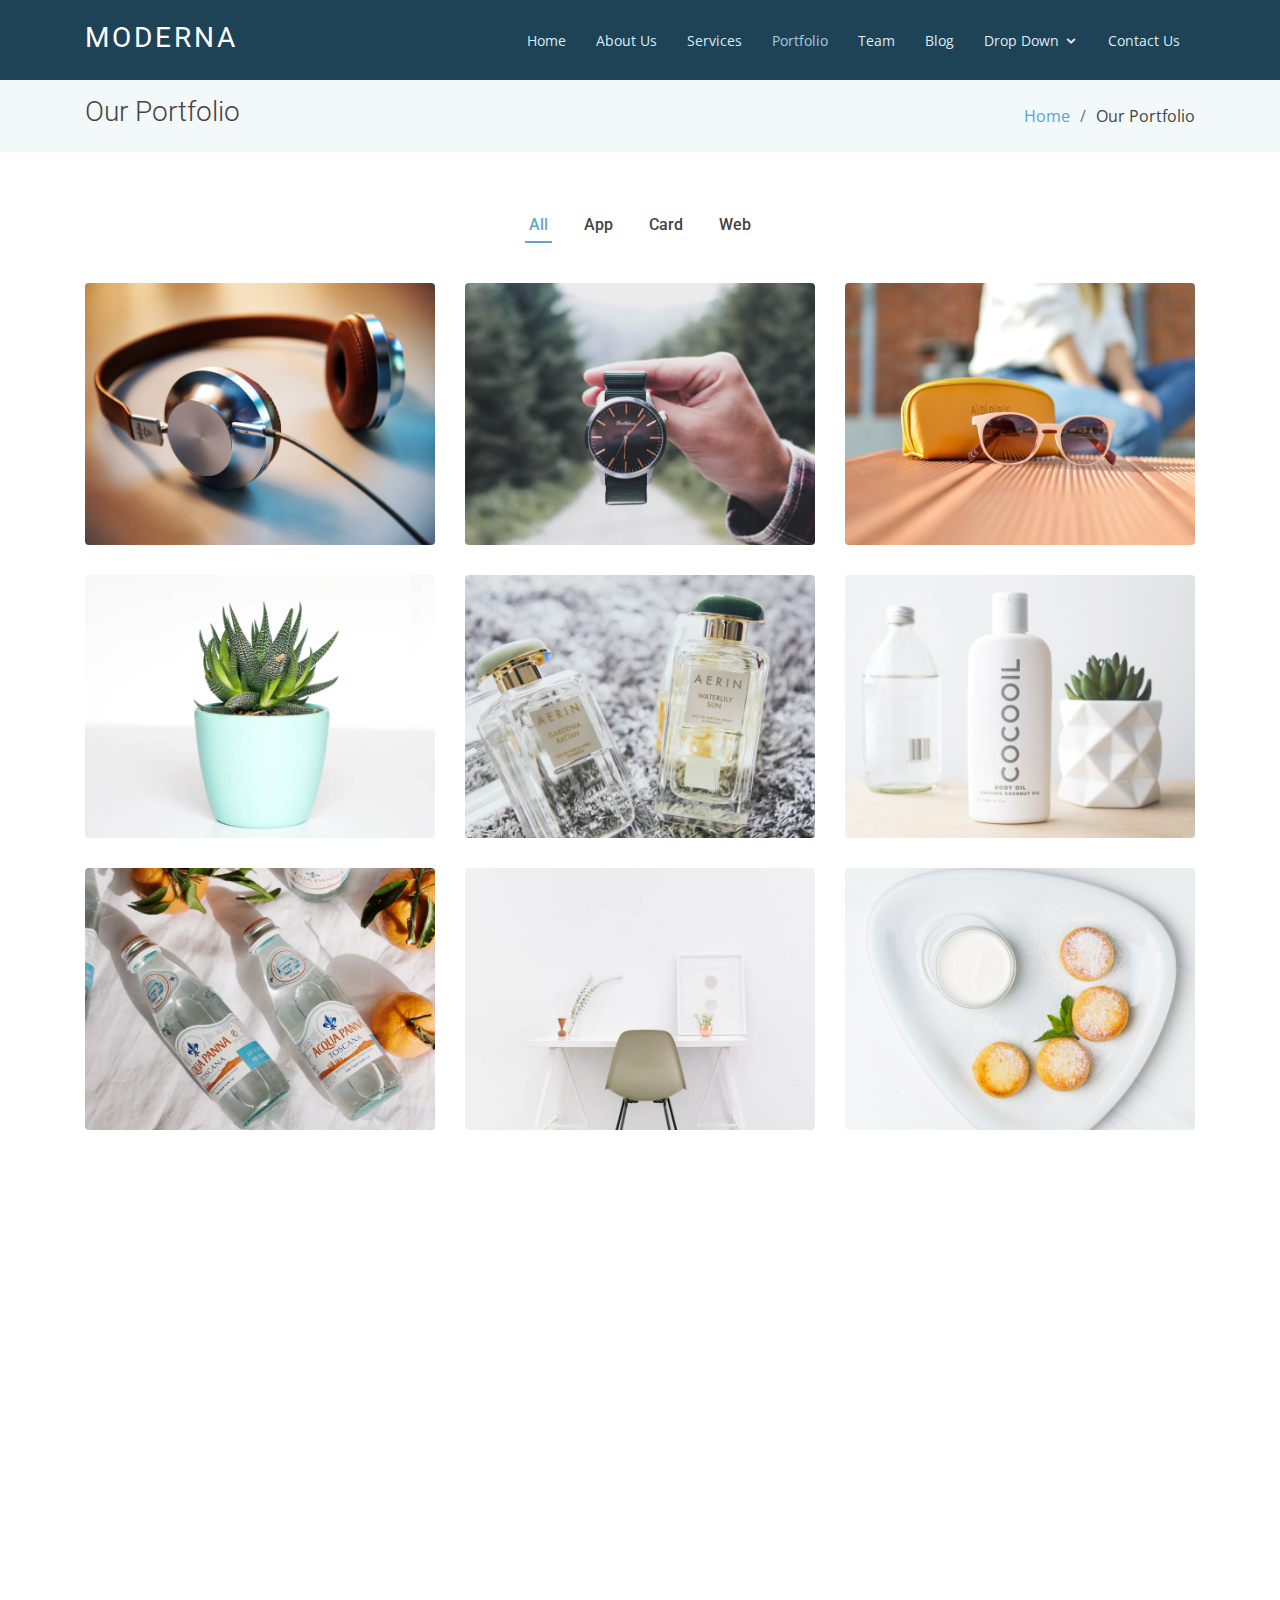
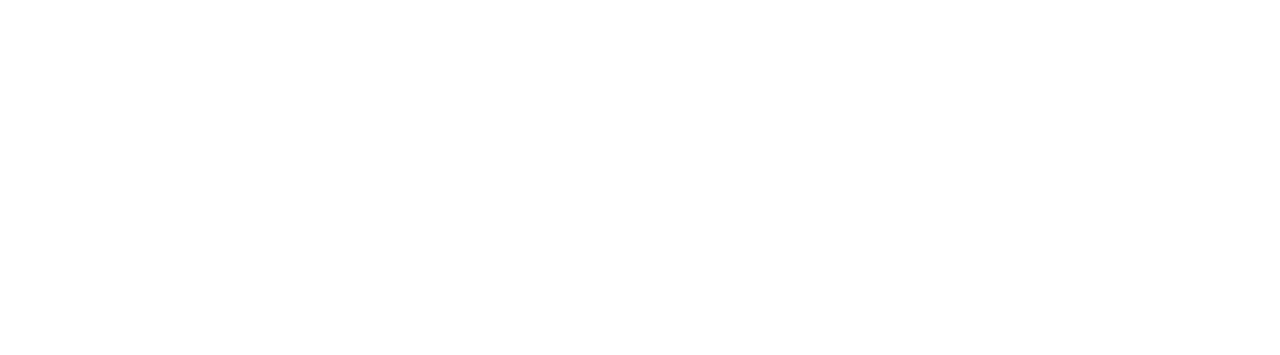
<file: portfolio.html>
<!DOCTYPE html>
<html lang="en">

<head>
  <meta charset="utf-8">
  <meta content="width=device-width, initial-scale=1.0" name="viewport">

  <title>Portfolio - Moderna Bootstrap Template</title>
  <meta content="" name="descriptison">
  <meta content="" name="keywords">

  <!-- Favicons -->
  <link href="assets/img/favicon.png" rel="icon">
  <link href="assets/img/apple-touch-icon.png" rel="apple-touch-icon">

  <!-- Google Fonts -->
  <link href="https://fonts.googleapis.com/css?family=Open+Sans:300,300i,400,400i,600,600i,700,700i|Roboto:300,300i,400,400i,500,500i,700,700i&display=swap" rel="stylesheet">

  <!-- Vendor CSS Files -->
  <link href="assets/vendor/bootstrap/css/bootstrap.min.css" rel="stylesheet">
  <link href="assets/vendor/animate.css/animate.min.css" rel="stylesheet">
  <link href="assets/vendor/icofont/icofont.min.css" rel="stylesheet">
  <link href="assets/vendor/boxicons/css/boxicons.min.css" rel="stylesheet">
  <link href="assets/vendor/venobox/venobox.css" rel="stylesheet">
  <link href="assets/vendor/owl.carousel/assets/owl.carousel.min.css" rel="stylesheet">
  <link href="assets/vendor/aos/aos.css" rel="stylesheet">

  <!-- Template Main CSS File -->
  <link href="assets/css/style.css" rel="stylesheet">

  <!-- =======================================================
  * Template Name: Moderna - v2.0.1
  * Template URL: https://bootstrapmade.com/free-bootstrap-template-corporate-moderna/
  * Author: BootstrapMade.com
  * License: https://bootstrapmade.com/license/
  ======================================================== -->
</head>

<body>

  <!-- ======= Header ======= -->
  <header id="header" class="fixed-top ">
    <div class="container">

      <div class="logo float-left">
        <h1 class="text-light"><a href="index.html"><span>Moderna</span></a></h1>
        <!-- Uncomment below if you prefer to use an image logo -->
        <!-- <a href="index.html"><img src="assets/img/logo.png" alt="" class="img-fluid"></a>-->
      </div>

      <nav class="nav-menu float-right d-none d-lg-block">
        <ul>
          <li><a href="index.html">Home</a></li>
          <li><a href="about.html">About Us</a></li>
          <li><a href="services.html">Services</a></li>
          <li class="active"><a href="portfolio.html">Portfolio</a></li>
          <li><a href="team.html">Team</a></li>
          <li><a href="blog.html">Blog</a></li>
          <li class="drop-down"><a href="">Drop Down</a>
            <ul>
              <li><a href="#">Drop Down 1</a></li>
              <li class="drop-down"><a href="#">Drop Down 2</a>
                <ul>
                  <li><a href="#">Deep Drop Down 1</a></li>
                  <li><a href="#">Deep Drop Down 2</a></li>
                  <li><a href="#">Deep Drop Down 3</a></li>
                  <li><a href="#">Deep Drop Down 4</a></li>
                  <li><a href="#">Deep Drop Down 5</a></li>
                </ul>
              </li>
              <li><a href="#">Drop Down 3</a></li>
              <li><a href="#">Drop Down 4</a></li>
              <li><a href="#">Drop Down 5</a></li>
            </ul>
          </li>
          <li><a href="contact.html">Contact Us</a></li>
        </ul>
      </nav><!-- .nav-menu -->

    </div>
  </header><!-- End Header -->

  <main id="main">

    <!-- ======= Our Portfolio Section ======= -->
    <section class="breadcrumbs">
      <div class="container">

        <div class="d-flex justify-content-between align-items-center">
          <h2>Our Portfolio</h2>
          <ol>
            <li><a href="index.html">Home</a></li>
            <li>Our Portfolio</li>
          </ol>
        </div>

      </div>
    </section><!-- End Our Portfolio Section -->

    <!-- ======= Portfolio Section ======= -->
    <section class="portfolio">
      <div class="container">

        <div class="row">
          <div class="col-lg-12">
            <ul id="portfolio-flters">
              <li data-filter="*" class="filter-active">All</li>
              <li data-filter=".filter-app">App</li>
              <li data-filter=".filter-card">Card</li>
              <li data-filter=".filter-web">Web</li>
            </ul>
          </div>
        </div>

        <div class="row portfolio-container" data-aos="fade-up" data-aos-easing="ease-in-out" data-aos-duration="500">

          <div class="col-lg-4 col-md-6 filter-app">
            <div class="portfolio-item">
              <img src="assets/img/portfolio/portfolio-1.jpg" class="img-fluid" alt="">
              <div class="portfolio-info">
                <h3><a href="assets/img/portfolio/portfolio-1.jpg" data-gall="portfolioGallery" class="venobox" title="App 1">App 1</a></h3>
                <a href="assets/img/portfolio/portfolio-1.jpg" data-gall="portfolioGallery" class="venobox" title="App 1"><i class="icofont-plus"></i></a>
              </div>
            </div>
          </div>

          <div class="col-lg-4 col-md-6 filter-web">
            <div class="portfolio-item">
              <img src="assets/img/portfolio/portfolio-2.jpg" class="img-fluid" alt="">
              <div class="portfolio-info">
                <h3><a href="assets/img/portfolio/portfolio-2.jpg" data-gall="portfolioGallery" class="venobox" title="Web 3">Web 3</a></h3>
                <a href="assets/img/portfolio/portfolio-2.jpg" data-gall="portfolioGallery" class="venobox" title="Web 3"><i class="icofont-plus"></i></a>
              </div>
            </div>
          </div>

          <div class="col-lg-4 col-md-6 filter-app">
            <div class="portfolio-item">
              <img src="assets/img/portfolio/portfolio-3.jpg" class="img-fluid" alt="">
              <div class="portfolio-info">
                <h3><a href="assets/img/portfolio/portfolio-3.jpg" data-gall="portfolioGallery" class="venobox" title="App 2">App 2</a></h3>
                <a href="assets/img/portfolio/portfolio-3.jpg" data-gall="portfolioGallery" class="venobox" title="App 2"><i class="icofont-plus"></i></a>
              </div>
            </div>
          </div>

          <div class="col-lg-4 col-md-6 filter-card">
            <div class="portfolio-item">
              <img src="assets/img/portfolio/portfolio-4.jpg" class="img-fluid" alt="">
              <div class="portfolio-info">
                <h3><a href="assets/img/portfolio/portfolio-4.jpg" data-gall="portfolioGallery" class="venobox" title="Card 2">Card 2</a></h3>
                <a href="assets/img/portfolio/portfolio-4.jpg" data-gall="portfolioGallery" class="venobox" title="Card 2"><i class="icofont-plus"></i></a>
              </div>
            </div>
          </div>

          <div class="col-lg-4 col-md-6 filter-web">
            <div class="portfolio-item">
              <img src="assets/img/portfolio/portfolio-5.jpg" class="img-fluid" alt="">
              <div class="portfolio-info">
                <h3><a href="assets/img/portfolio/portfolio-5.jpg" data-gall="portfolioGallery" class="venobox" title="Web 2">Web 2</a></h3>
                <a href="assets/img/portfolio/portfolio-5.jpg" data-gall="portfolioGallery" class="venobox" title="Web 2"><i class="icofont-plus"></i></a>
              </div>
            </div>
          </div>

          <div class="col-lg-4 col-md-6 filter-app">
            <div class="portfolio-item">
              <img src="assets/img/portfolio/portfolio-6.jpg" class="img-fluid" alt="">
              <div class="portfolio-info">
                <h3><a href="assets/img/portfolio/portfolio-6.jpg" data-gall="portfolioGallery" class="venobox" title="App 3">App 3</a></h3>
                <a href="assets/img/portfolio/portfolio-6.jpg" data-gall="portfolioGallery" class="venobox" title="App 3"><i class="icofont-plus"></i></a>
              </div>
            </div>
          </div>

          <div class="col-lg-4 col-md-6 filter-card">
            <div class="portfolio-item">
              <img src="assets/img/portfolio/portfolio-7.jpg" class="img-fluid" alt="">
              <div class="portfolio-info">
                <h3><a href="assets/img/portfolio/portfolio-7.jpg" data-gall="portfolioGallery" class="venobox" title="Card 1">Card 1</a></h3>
                <a href="assets/img/portfolio/portfolio-7.jpg" data-gall="portfolioGallery" class="venobox" title="Card 1"><i class="icofont-plus"></i></a>
              </div>
            </div>
          </div>

          <div class="col-lg-4 col-md-6 filter-card">
            <div class="portfolio-item">
              <img src="assets/img/portfolio/portfolio-8.jpg" class="img-fluid" alt="">
              <div class="portfolio-info">
                <h3><a href="assets/img/portfolio/portfolio-8.jpg" data-gall="portfolioGallery" class="venobox" title="Card 3">Card 3</a></h3>
                <a href="assets/img/portfolio/portfolio-8.jpg" data-gall="portfolioGallery" class="venobox" title="Card 3"><i class="icofont-plus"></i></a>
              </div>
            </div>
          </div>

          <div class="col-lg-4 col-md-6 filter-web">
            <div class="portfolio-item">
              <img src="assets/img/portfolio/portfolio-9.jpg" class="img-fluid" alt="">
              <div class="portfolio-info">
                <h3><a href="assets/img/portfolio/portfolio-9.jpg" data-gall="portfolioGallery" class="venobox" title="Web 1">Web 1</a></h3>
                <a href="assets/img/portfolio/portfolio-9.jpg" data-gall="portfolioGallery" class="venobox" title="Web 1"><i class="icofont-plus"></i></a>
              </div>
            </div>
          </div>

        </div>

      </div>
    </section><!-- End Portfolio Section -->

  </main><!-- End #main -->

  <!-- ======= Footer ======= -->
  <footer id="footer" data-aos="fade-up" data-aos-easing="ease-in-out" data-aos-duration="500">

    <div class="footer-newsletter">
      <div class="container">
        <div class="row">
          <div class="col-lg-6">
            <h4>Our Newsletter</h4>
            <p>Tamen quem nulla quae legam multos aute sint culpa legam noster magna</p>
          </div>
          <div class="col-lg-6">
            <form action="" method="post">
              <input type="email" name="email"><input type="submit" value="Subscribe">
            </form>
          </div>
        </div>
      </div>
    </div>

    <div class="footer-top">
      <div class="container">
        <div class="row">

          <div class="col-lg-3 col-md-6 footer-links">
            <h4>Useful Links</h4>
            <ul>
              <li><i class="bx bx-chevron-right"></i> <a href="#">Home</a></li>
              <li><i class="bx bx-chevron-right"></i> <a href="#">About us</a></li>
              <li><i class="bx bx-chevron-right"></i> <a href="#">Services</a></li>
              <li><i class="bx bx-chevron-right"></i> <a href="#">Terms of service</a></li>
              <li><i class="bx bx-chevron-right"></i> <a href="#">Privacy policy</a></li>
            </ul>
          </div>

          <div class="col-lg-3 col-md-6 footer-links">
            <h4>Our Services</h4>
            <ul>
              <li><i class="bx bx-chevron-right"></i> <a href="#">Web Design</a></li>
              <li><i class="bx bx-chevron-right"></i> <a href="#">Web Development</a></li>
              <li><i class="bx bx-chevron-right"></i> <a href="#">Product Management</a></li>
              <li><i class="bx bx-chevron-right"></i> <a href="#">Marketing</a></li>
              <li><i class="bx bx-chevron-right"></i> <a href="#">Graphic Design</a></li>
            </ul>
          </div>

          <div class="col-lg-3 col-md-6 footer-contact">
            <h4>Contact Us</h4>
            <p>
              A108 Adam Street <br>
              New York, NY 535022<br>
              United States <br><br>
              <strong>Phone:</strong> +1 5589 55488 55<br>
              <strong>Email:</strong> info@example.com<br>
            </p>

          </div>

          <div class="col-lg-3 col-md-6 footer-info">
            <h3>About Moderna</h3>
            <p>Cras fermentum odio eu feugiat lide par naso tierra. Justo eget nada terra videa magna derita valies darta donna mare fermentum iaculis eu non diam phasellus.</p>
            <div class="social-links mt-3">
              <a href="#" class="twitter"><i class="bx bxl-twitter"></i></a>
              <a href="#" class="facebook"><i class="bx bxl-facebook"></i></a>
              <a href="#" class="instagram"><i class="bx bxl-instagram"></i></a>
              <a href="#" class="linkedin"><i class="bx bxl-linkedin"></i></a>
            </div>
          </div>

        </div>
      </div>
    </div>

    <div class="container">
      <div class="copyright">
        &copy; Copyright <strong><span>Moderna</span></strong>. All Rights Reserved
      </div>
      <div class="credits">
        <!-- All the links in the footer should remain intact. -->
        <!-- You can delete the links only if you purchased the pro version. -->
        <!-- Licensing information: https://bootstrapmade.com/license/ -->
        <!-- Purchase the pro version with working PHP/AJAX contact form: https://bootstrapmade.com/free-bootstrap-template-corporate-moderna/ -->
        Designed by <a href="https://bootstrapmade.com/">BootstrapMade</a>
      </div>
    </div>
  </footer><!-- End Footer -->

  <a href="#" class="back-to-top"><i class="icofont-simple-up"></i></a>

  <!-- Vendor JS Files -->
  <script src="assets/vendor/jquery/jquery.min.js"></script>
  <script src="assets/vendor/bootstrap/js/bootstrap.bundle.min.js"></script>
  <script src="assets/vendor/jquery.easing/jquery.easing.min.js"></script>
  <script src="assets/vendor/php-email-form/validate.js"></script>
  <script src="assets/vendor/venobox/venobox.min.js"></script>
  <script src="assets/vendor/waypoints/jquery.waypoints.min.js"></script>
  <script src="assets/vendor/counterup/counterup.min.js"></script>
  <script src="assets/vendor/owl.carousel/owl.carousel.min.js"></script>
  <script src="assets/vendor/isotope-layout/isotope.pkgd.min.js"></script>
  <script src="assets/vendor/aos/aos.js"></script>

  <!-- Template Main JS File -->
  <script src="assets/js/main.js"></script>

</body>

</html>
</file>
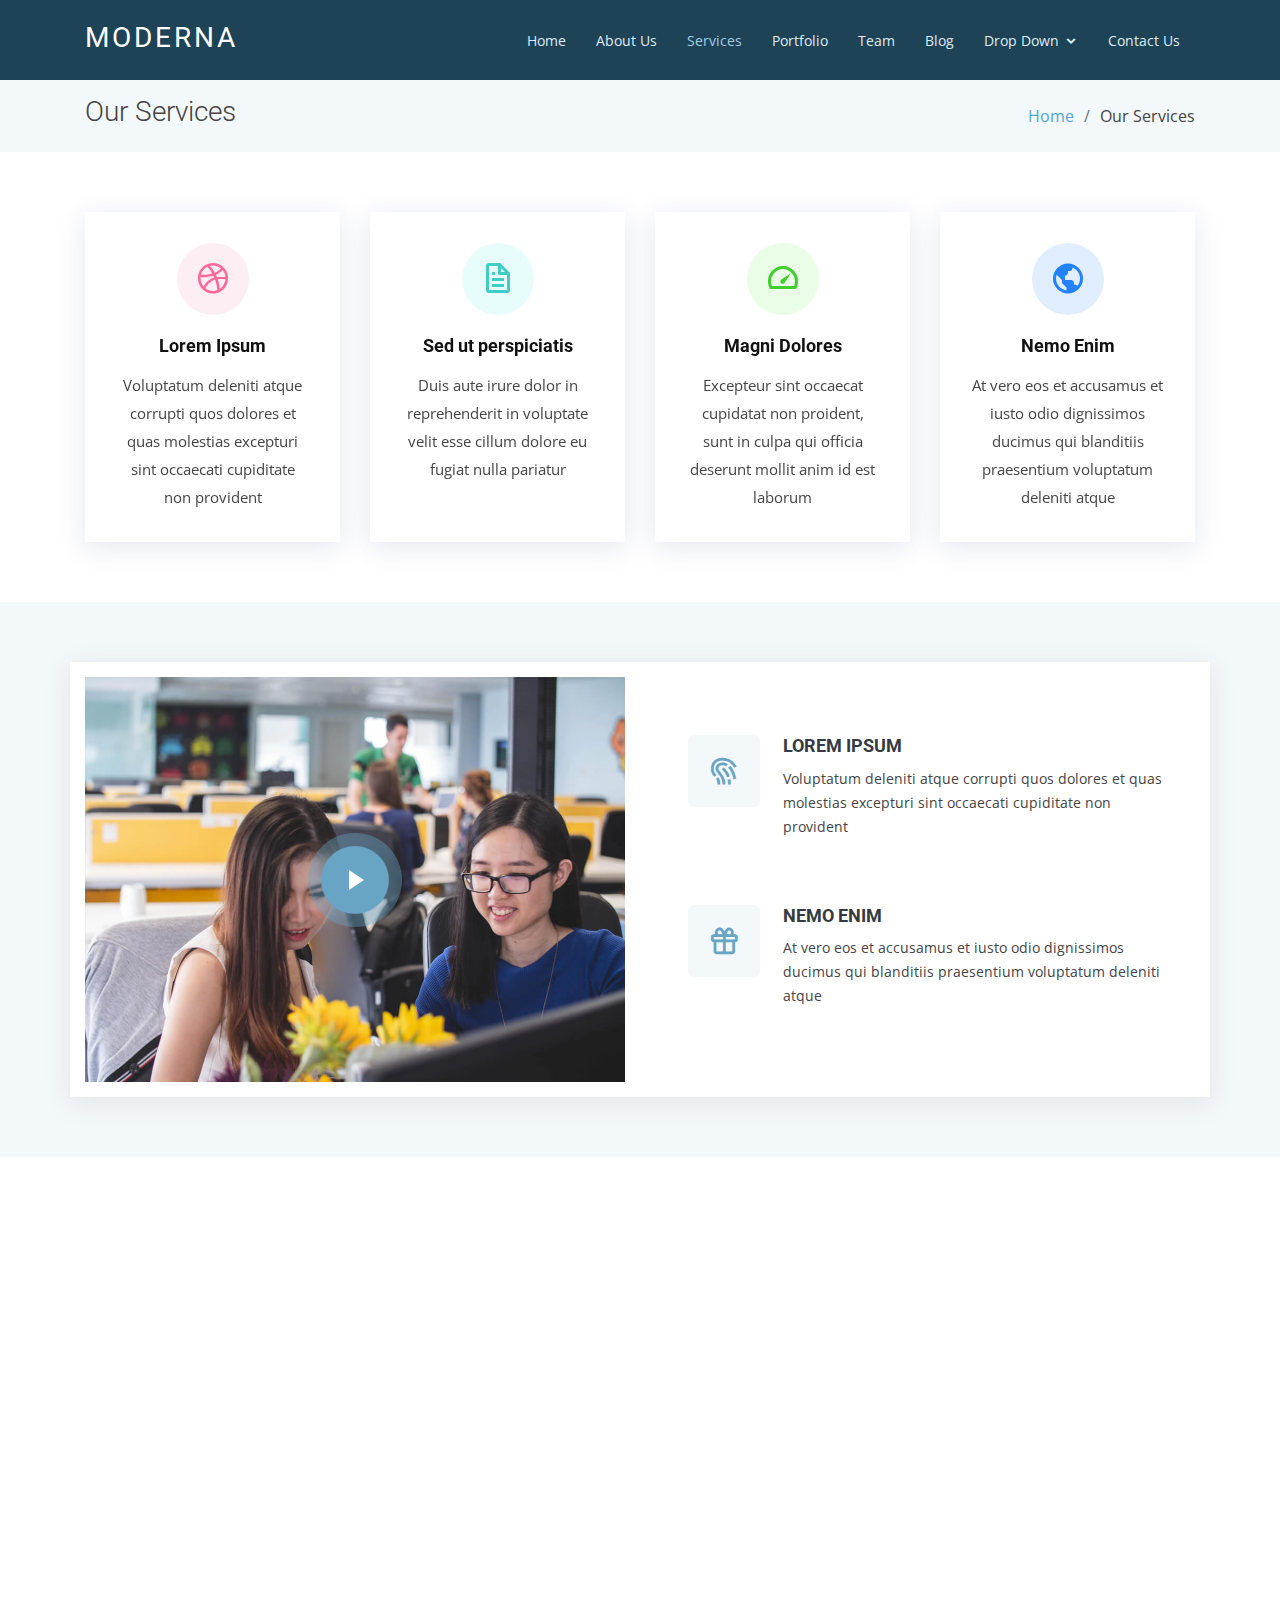
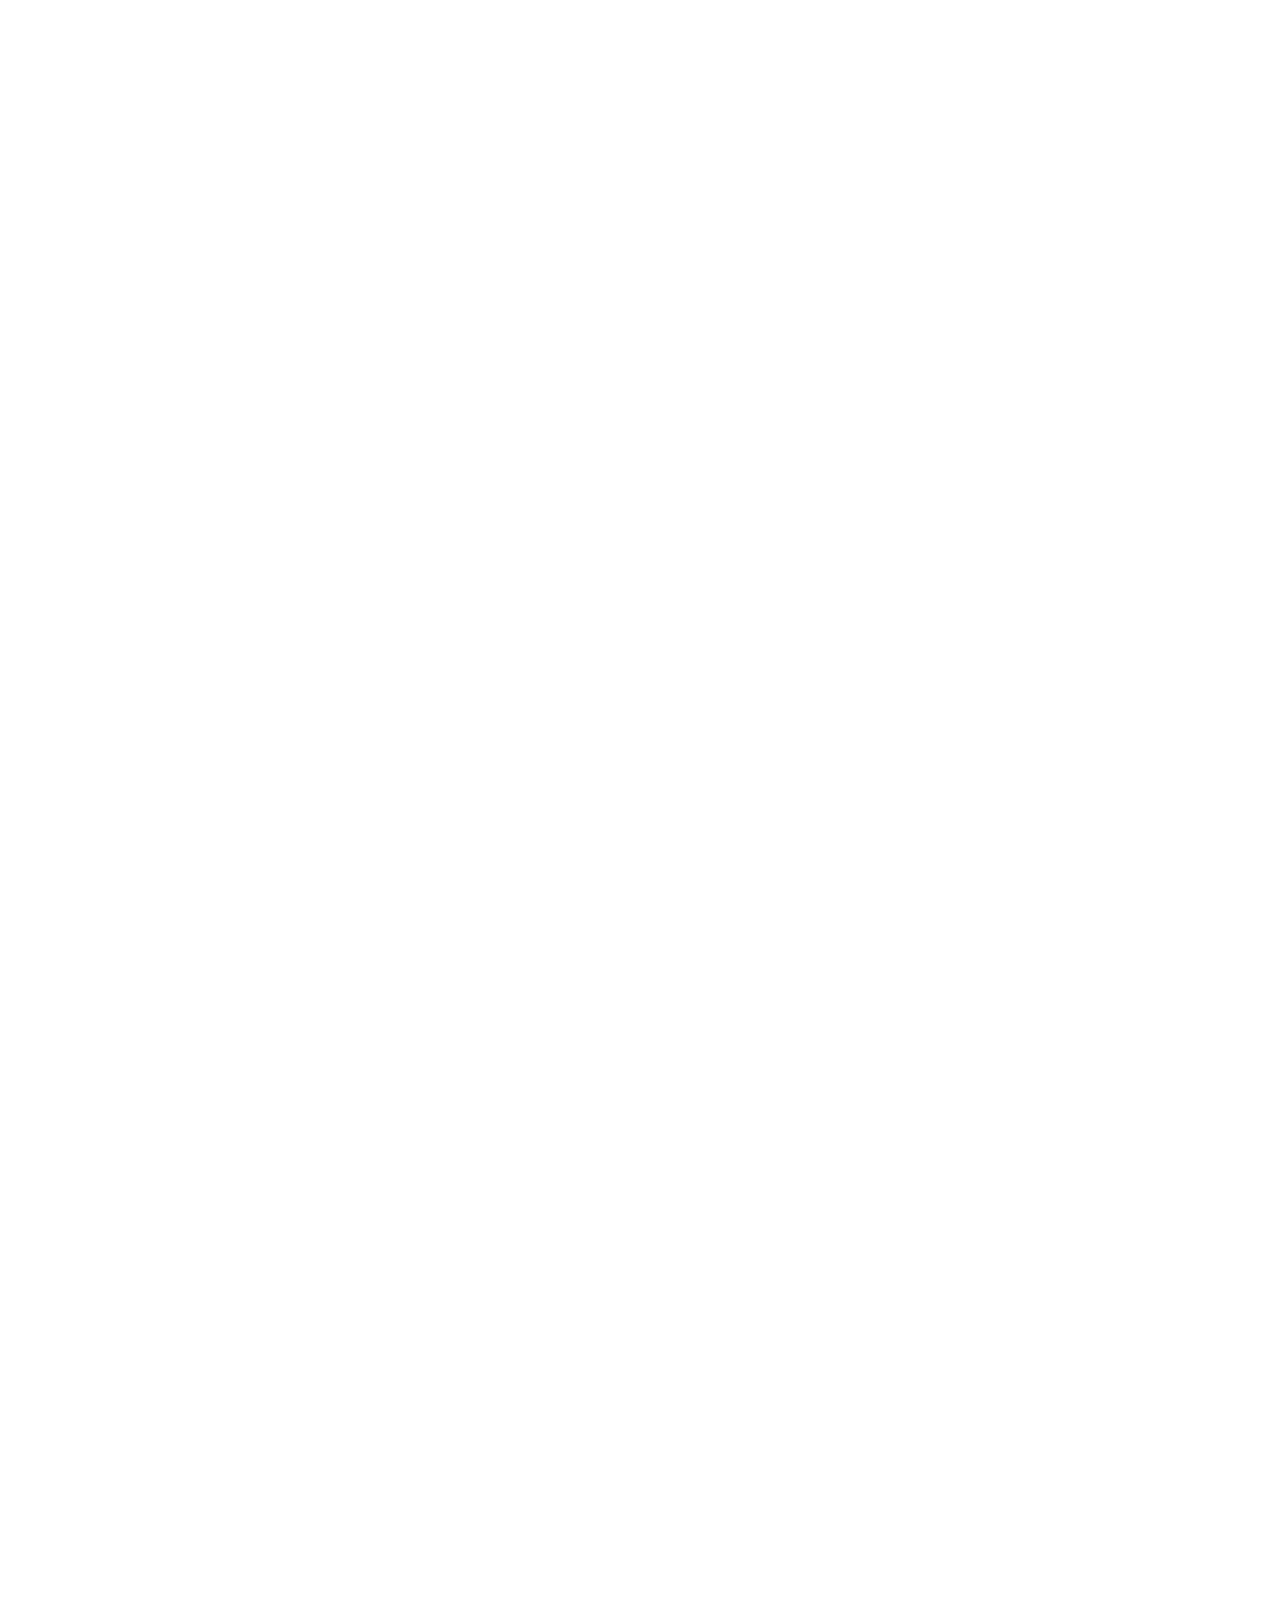
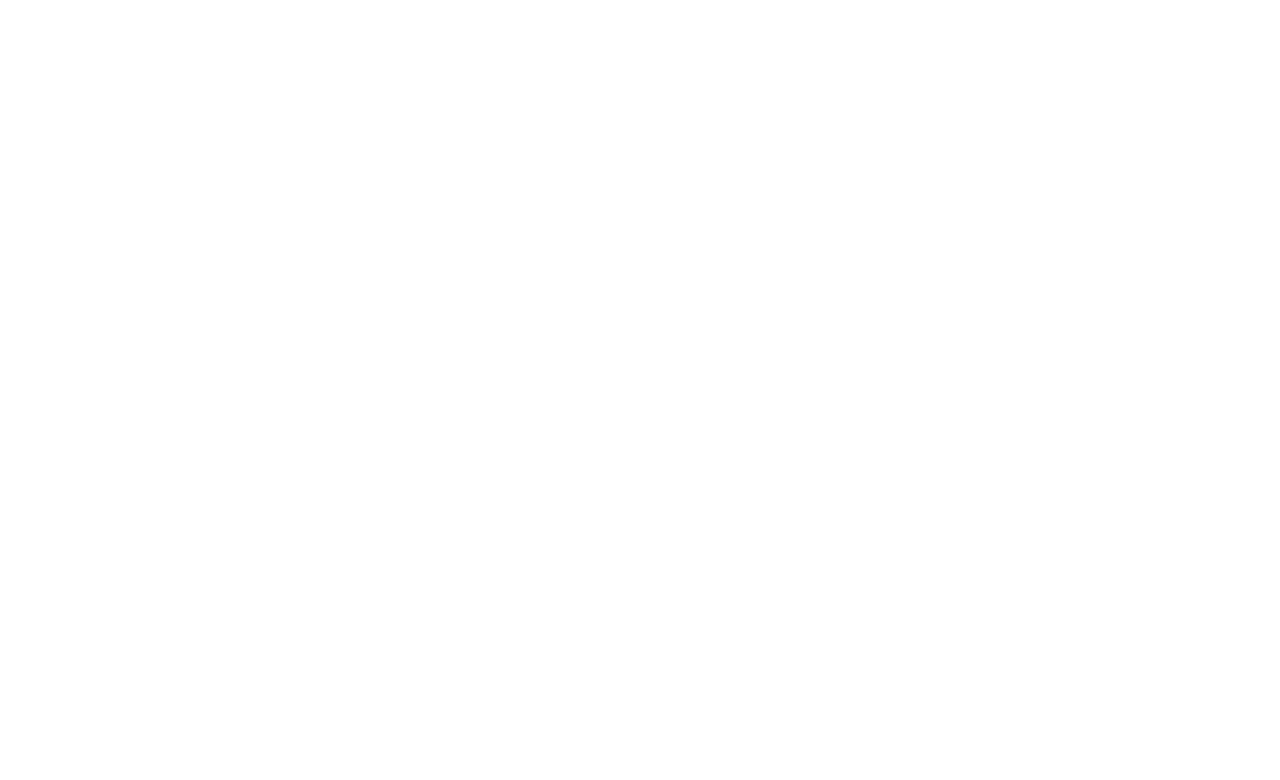
<file: services.html>
<!DOCTYPE html>
<html lang="en">

<head>
  <meta charset="utf-8">
  <meta content="width=device-width, initial-scale=1.0" name="viewport">

  <title>Services - Moderna Bootstrap Template</title>
  <meta content="" name="descriptison">
  <meta content="" name="keywords">

  <!-- Favicons -->
  <link href="assets/img/favicon.png" rel="icon">
  <link href="assets/img/apple-touch-icon.png" rel="apple-touch-icon">

  <!-- Google Fonts -->
  <link href="https://fonts.googleapis.com/css?family=Open+Sans:300,300i,400,400i,600,600i,700,700i|Roboto:300,300i,400,400i,500,500i,700,700i&display=swap" rel="stylesheet">

  <!-- Vendor CSS Files -->
  <link href="assets/vendor/bootstrap/css/bootstrap.min.css" rel="stylesheet">
  <link href="assets/vendor/animate.css/animate.min.css" rel="stylesheet">
  <link href="assets/vendor/icofont/icofont.min.css" rel="stylesheet">
  <link href="assets/vendor/boxicons/css/boxicons.min.css" rel="stylesheet">
  <link href="assets/vendor/venobox/venobox.css" rel="stylesheet">
  <link href="assets/vendor/owl.carousel/assets/owl.carousel.min.css" rel="stylesheet">
  <link href="assets/vendor/aos/aos.css" rel="stylesheet">

  <!-- Template Main CSS File -->
  <link href="assets/css/style.css" rel="stylesheet">

  <!-- =======================================================
  * Template Name: Moderna - v2.0.1
  * Template URL: https://bootstrapmade.com/free-bootstrap-template-corporate-moderna/
  * Author: BootstrapMade.com
  * License: https://bootstrapmade.com/license/
  ======================================================== -->
</head>

<body>

  <!-- ======= Header ======= -->
  <header id="header" class="fixed-top ">
    <div class="container">

      <div class="logo float-left">
        <h1 class="text-light"><a href="index.html"><span>Moderna</span></a></h1>
        <!-- Uncomment below if you prefer to use an image logo -->
        <!-- <a href="index.html"><img src="assets/img/logo.png" alt="" class="img-fluid"></a>-->
      </div>

      <nav class="nav-menu float-right d-none d-lg-block">
        <ul>
          <li><a href="index.html">Home</a></li>
          <li><a href="about.html">About Us</a></li>
          <li class="active"><a href="services.html">Services</a></li>
          <li><a href="portfolio.html">Portfolio</a></li>
          <li><a href="team.html">Team</a></li>
          <li><a href="blog.html">Blog</a></li>
          <li class="drop-down"><a href="">Drop Down</a>
            <ul>
              <li><a href="#">Drop Down 1</a></li>
              <li class="drop-down"><a href="#">Drop Down 2</a>
                <ul>
                  <li><a href="#">Deep Drop Down 1</a></li>
                  <li><a href="#">Deep Drop Down 2</a></li>
                  <li><a href="#">Deep Drop Down 3</a></li>
                  <li><a href="#">Deep Drop Down 4</a></li>
                  <li><a href="#">Deep Drop Down 5</a></li>
                </ul>
              </li>
              <li><a href="#">Drop Down 3</a></li>
              <li><a href="#">Drop Down 4</a></li>
              <li><a href="#">Drop Down 5</a></li>
            </ul>
          </li>
          <li><a href="contact.html">Contact Us</a></li>
        </ul>
      </nav><!-- .nav-menu -->

    </div>
  </header><!-- End Header -->

  <main id="main">

    <!-- ======= Our Services Section ======= -->
    <section class="breadcrumbs">
      <div class="container">

        <div class="d-flex justify-content-between align-items-center">
          <h2>Our Services</h2>
          <ol>
            <li><a href="index.html">Home</a></li>
            <li>Our Services</li>
          </ol>
        </div>

      </div>
    </section><!-- End Our Services Section -->

    <!-- ======= Services Section ======= -->
    <section class="services">
      <div class="container">

        <div class="row">
          <div class="col-md-6 col-lg-3 d-flex align-items-stretch" data-aos="fade-up">
            <div class="icon-box icon-box-pink">
              <div class="icon"><i class="bx bxl-dribbble"></i></div>
              <h4 class="title"><a href="">Lorem Ipsum</a></h4>
              <p class="description">Voluptatum deleniti atque corrupti quos dolores et quas molestias excepturi sint occaecati cupiditate non provident</p>
            </div>
          </div>

          <div class="col-md-6 col-lg-3 d-flex align-items-stretch" data-aos="fade-up" data-aos-delay="100">
            <div class="icon-box icon-box-cyan">
              <div class="icon"><i class="bx bx-file"></i></div>
              <h4 class="title"><a href="">Sed ut perspiciatis</a></h4>
              <p class="description">Duis aute irure dolor in reprehenderit in voluptate velit esse cillum dolore eu fugiat nulla pariatur</p>
            </div>
          </div>

          <div class="col-md-6 col-lg-3 d-flex align-items-stretch" data-aos="fade-up" data-aos-delay="200">
            <div class="icon-box icon-box-green">
              <div class="icon"><i class="bx bx-tachometer"></i></div>
              <h4 class="title"><a href="">Magni Dolores</a></h4>
              <p class="description">Excepteur sint occaecat cupidatat non proident, sunt in culpa qui officia deserunt mollit anim id est laborum</p>
            </div>
          </div>

          <div class="col-md-6 col-lg-3 d-flex align-items-stretch" data-aos="fade-up" data-aos-delay="200">
            <div class="icon-box icon-box-blue">
              <div class="icon"><i class="bx bx-world"></i></div>
              <h4 class="title"><a href="">Nemo Enim</a></h4>
              <p class="description">At vero eos et accusamus et iusto odio dignissimos ducimus qui blanditiis praesentium voluptatum deleniti atque</p>
            </div>
          </div>

        </div>

      </div>
    </section><!-- End Services Section -->

    <!-- ======= Why Us Section ======= -->
    <section class="why-us section-bg" data-aos="fade-up" date-aos-delay="200">
      <div class="container">

        <div class="row">
          <div class="col-lg-6 video-box">
            <img src="assets/img/why-us.jpg" class="img-fluid" alt="">
            <a href="https://www.youtube.com/watch?v=jDDaplaOz7Q" class="venobox play-btn mb-4" data-vbtype="video" data-autoplay="true"></a>
          </div>

          <div class="col-lg-6 d-flex flex-column justify-content-center p-5">

            <div class="icon-box">
              <div class="icon"><i class="bx bx-fingerprint"></i></div>
              <h4 class="title"><a href="">Lorem Ipsum</a></h4>
              <p class="description">Voluptatum deleniti atque corrupti quos dolores et quas molestias excepturi sint occaecati cupiditate non provident</p>
            </div>

            <div class="icon-box">
              <div class="icon"><i class="bx bx-gift"></i></div>
              <h4 class="title"><a href="">Nemo Enim</a></h4>
              <p class="description">At vero eos et accusamus et iusto odio dignissimos ducimus qui blanditiis praesentium voluptatum deleniti atque</p>
            </div>

          </div>
        </div>

      </div>
    </section><!-- End Why Us Section -->

    <!-- ======= Service Details Section ======= -->
    <section class="service-details">
      <div class="container">

        <div class="row">
          <div class="col-md-6 d-flex align-items-stretch" data-aos="fade-up">
            <div class="card">
              <div class="card-img">
                <img src="assets/img/service-details-1.jpg" alt="...">
              </div>
              <div class="card-body">
                <h5 class="card-title"><a href="#">Our Mission</a></h5>
                <p class="card-text">Lorem ipsum dolor sit amet, consectetur elit, sed do eiusmod tempor ut labore et dolore magna aliqua. Ut enim ad minim veniam, quis nostrud exercitation ullamco laboris nisi ut aliquip ex ea commodo consequat</p>
                <div class="read-more"><a href="#"><i class="icofont-arrow-right"></i> Read More</a></div>
              </div>
            </div>
          </div>
          <div class="col-md-6 d-flex align-items-stretch" data-aos="fade-up">
            <div class="card">
              <div class="card-img">
                <img src="assets/img/service-details-2.jpg" alt="...">
              </div>
              <div class="card-body">
                <h5 class="card-title"><a href="#">Our Plan</a></h5>
                <p class="card-text">Sed ut perspiciatis unde omnis iste natus error sit voluptatem doloremque laudantium, totam rem aperiam, eaque ipsa quae ab illo inventore veritatis et quasi architecto beatae vitae dicta sunt explicabo</p>
                <div class="read-more"><a href="#"><i class="icofont-arrow-right"></i> Read More</a></div>
              </div>
            </div>

          </div>
          <div class="col-md-6 d-flex align-items-stretch" data-aos="fade-up">
            <div class="card">
              <div class="card-img">
                <img src="assets/img/service-details-3.jpg" alt="...">
              </div>
              <div class="card-body">
                <h5 class="card-title"><a href="#">Our Vision</a></h5>
                <p class="card-text">Nemo enim ipsam voluptatem quia voluptas sit aut odit aut fugit, sed quia magni dolores eos qui ratione voluptatem sequi nesciunt Neque porro quisquam est, qui dolorem ipsum quia dolor sit amet</p>
                <div class="read-more"><a href="#"><i class="icofont-arrow-right"></i> Read More</a></div>
              </div>
            </div>
          </div>
          <div class="col-md-6 d-flex align-items-stretch" data-aos="fade-up">
            <div class="card">
              <div class="card-img">
                <img src="assets/img/service-details-4.jpg" alt="...">
              </div>
              <div class="card-body">
                <h5 class="card-title"><a href="#">Our Care</a></h5>
                <p class="card-text">Nostrum eum sed et autem dolorum perspiciatis. Magni porro quisquam laudantium voluptatem. In molestiae earum ab sit esse voluptatem. Eos ipsam cumque ipsum officiis qui nihil aut incidunt aut</p>
                <div class="read-more"><a href="#"><i class="icofont-arrow-right"></i> Read More</a></div>
              </div>
            </div>
          </div>
        </div>

      </div>
    </section><!-- End Service Details Section -->

    <!-- ======= Pricing Section ======= -->
    <section class="pricing section-bg" data-aos="fade-up">
      <div class="container">

        <div class="section-title">
          <h2>Pricing</h2>
          <p>Magnam dolores commodi suscipit. Necessitatibus eius consequatur ex aliquid fuga eum quidem. Sit sint consectetur velit. Quisquam quos quisquam cupiditate. Et nemo qui impedit suscipit alias ea. Quia fugiat sit in iste officiis commodi quidem hic quas.</p>
        </div>

        <div class="row no-gutters">

          <div class="col-lg-4 box">
            <h3>Free</h3>
            <h4>$0<span>per month</span></h4>
            <ul>
              <li><i class="bx bx-check"></i> Quam adipiscing vitae proin</li>
              <li><i class="bx bx-check"></i> Nec feugiat nisl pretium</li>
              <li><i class="bx bx-check"></i> Nulla at volutpat diam uteera</li>
              <li class="na"><i class="bx bx-x"></i> <span>Pharetra massa massa ultricies</span></li>
              <li class="na"><i class="bx bx-x"></i> <span>Massa ultricies mi quis hendrerit</span></li>
            </ul>
            <a href="#" class="get-started-btn">Get Started</a>
          </div>

          <div class="col-lg-4 box featured">
            <h3>Business</h3>
            <h4>$29<span>per month</span></h4>
            <ul>
              <li><i class="bx bx-check"></i> Quam adipiscing vitae proin</li>
              <li><i class="bx bx-check"></i> Nec feugiat nisl pretium</li>
              <li><i class="bx bx-check"></i> Nulla at volutpat diam uteera</li>
              <li><i class="bx bx-check"></i> Pharetra massa massa ultricies</li>
              <li><i class="bx bx-check"></i> Massa ultricies mi quis hendrerit</li>
            </ul>
            <a href="#" class="get-started-btn">Get Started</a>
          </div>

          <div class="col-lg-4 box">
            <h3>Developer</h3>
            <h4>$49<span>per month</span></h4>
            <ul>
              <li><i class="bx bx-check"></i> Quam adipiscing vitae proin</li>
              <li><i class="bx bx-check"></i> Nec feugiat nisl pretium</li>
              <li><i class="bx bx-check"></i> Nulla at volutpat diam uteera</li>
              <li><i class="bx bx-check"></i> Pharetra massa massa ultricies</li>
              <li><i class="bx bx-check"></i> Massa ultricies mi quis hendrerit</li>
            </ul>
            <a href="#" class="get-started-btn">Get Started</a>
          </div>

        </div>

      </div>
    </section><!-- End Pricing Section -->

  </main><!-- End #main -->

  <!-- ======= Footer ======= -->
  <footer id="footer" data-aos="fade-up" data-aos-easing="ease-in-out" data-aos-duration="500">

    <div class="footer-newsletter">
      <div class="container">
        <div class="row">
          <div class="col-lg-6">
            <h4>Our Newsletter</h4>
            <p>Tamen quem nulla quae legam multos aute sint culpa legam noster magna</p>
          </div>
          <div class="col-lg-6">
            <form action="" method="post">
              <input type="email" name="email"><input type="submit" value="Subscribe">
            </form>
          </div>
        </div>
      </div>
    </div>

    <div class="footer-top">
      <div class="container">
        <div class="row">

          <div class="col-lg-3 col-md-6 footer-links">
            <h4>Useful Links</h4>
            <ul>
              <li><i class="bx bx-chevron-right"></i> <a href="#">Home</a></li>
              <li><i class="bx bx-chevron-right"></i> <a href="#">About us</a></li>
              <li><i class="bx bx-chevron-right"></i> <a href="#">Services</a></li>
              <li><i class="bx bx-chevron-right"></i> <a href="#">Terms of service</a></li>
              <li><i class="bx bx-chevron-right"></i> <a href="#">Privacy policy</a></li>
            </ul>
          </div>

          <div class="col-lg-3 col-md-6 footer-links">
            <h4>Our Services</h4>
            <ul>
              <li><i class="bx bx-chevron-right"></i> <a href="#">Web Design</a></li>
              <li><i class="bx bx-chevron-right"></i> <a href="#">Web Development</a></li>
              <li><i class="bx bx-chevron-right"></i> <a href="#">Product Management</a></li>
              <li><i class="bx bx-chevron-right"></i> <a href="#">Marketing</a></li>
              <li><i class="bx bx-chevron-right"></i> <a href="#">Graphic Design</a></li>
            </ul>
          </div>

          <div class="col-lg-3 col-md-6 footer-contact">
            <h4>Contact Us</h4>
            <p>
              A108 Adam Street <br>
              New York, NY 535022<br>
              United States <br><br>
              <strong>Phone:</strong> +1 5589 55488 55<br>
              <strong>Email:</strong> info@example.com<br>
            </p>

          </div>

          <div class="col-lg-3 col-md-6 footer-info">
            <h3>About Moderna</h3>
            <p>Cras fermentum odio eu feugiat lide par naso tierra. Justo eget nada terra videa magna derita valies darta donna mare fermentum iaculis eu non diam phasellus.</p>
            <div class="social-links mt-3">
              <a href="#" class="twitter"><i class="bx bxl-twitter"></i></a>
              <a href="#" class="facebook"><i class="bx bxl-facebook"></i></a>
              <a href="#" class="instagram"><i class="bx bxl-instagram"></i></a>
              <a href="#" class="linkedin"><i class="bx bxl-linkedin"></i></a>
            </div>
          </div>

        </div>
      </div>
    </div>

    <div class="container">
      <div class="copyright">
        &copy; Copyright <strong><span>Moderna</span></strong>. All Rights Reserved
      </div>
      <div class="credits">
        <!-- All the links in the footer should remain intact. -->
        <!-- You can delete the links only if you purchased the pro version. -->
        <!-- Licensing information: https://bootstrapmade.com/license/ -->
        <!-- Purchase the pro version with working PHP/AJAX contact form: https://bootstrapmade.com/free-bootstrap-template-corporate-moderna/ -->
        Designed by <a href="https://bootstrapmade.com/">BootstrapMade</a>
      </div>
    </div>
  </footer><!-- End Footer -->

  <a href="#" class="back-to-top"><i class="icofont-simple-up"></i></a>

  <!-- Vendor JS Files -->
  <script src="assets/vendor/jquery/jquery.min.js"></script>
  <script src="assets/vendor/bootstrap/js/bootstrap.bundle.min.js"></script>
  <script src="assets/vendor/jquery.easing/jquery.easing.min.js"></script>
  <script src="assets/vendor/php-email-form/validate.js"></script>
  <script src="assets/vendor/venobox/venobox.min.js"></script>
  <script src="assets/vendor/waypoints/jquery.waypoints.min.js"></script>
  <script src="assets/vendor/counterup/counterup.min.js"></script>
  <script src="assets/vendor/owl.carousel/owl.carousel.min.js"></script>
  <script src="assets/vendor/isotope-layout/isotope.pkgd.min.js"></script>
  <script src="assets/vendor/aos/aos.js"></script>

  <!-- Template Main JS File -->
  <script src="assets/js/main.js"></script>

</body>

</html>
</file>
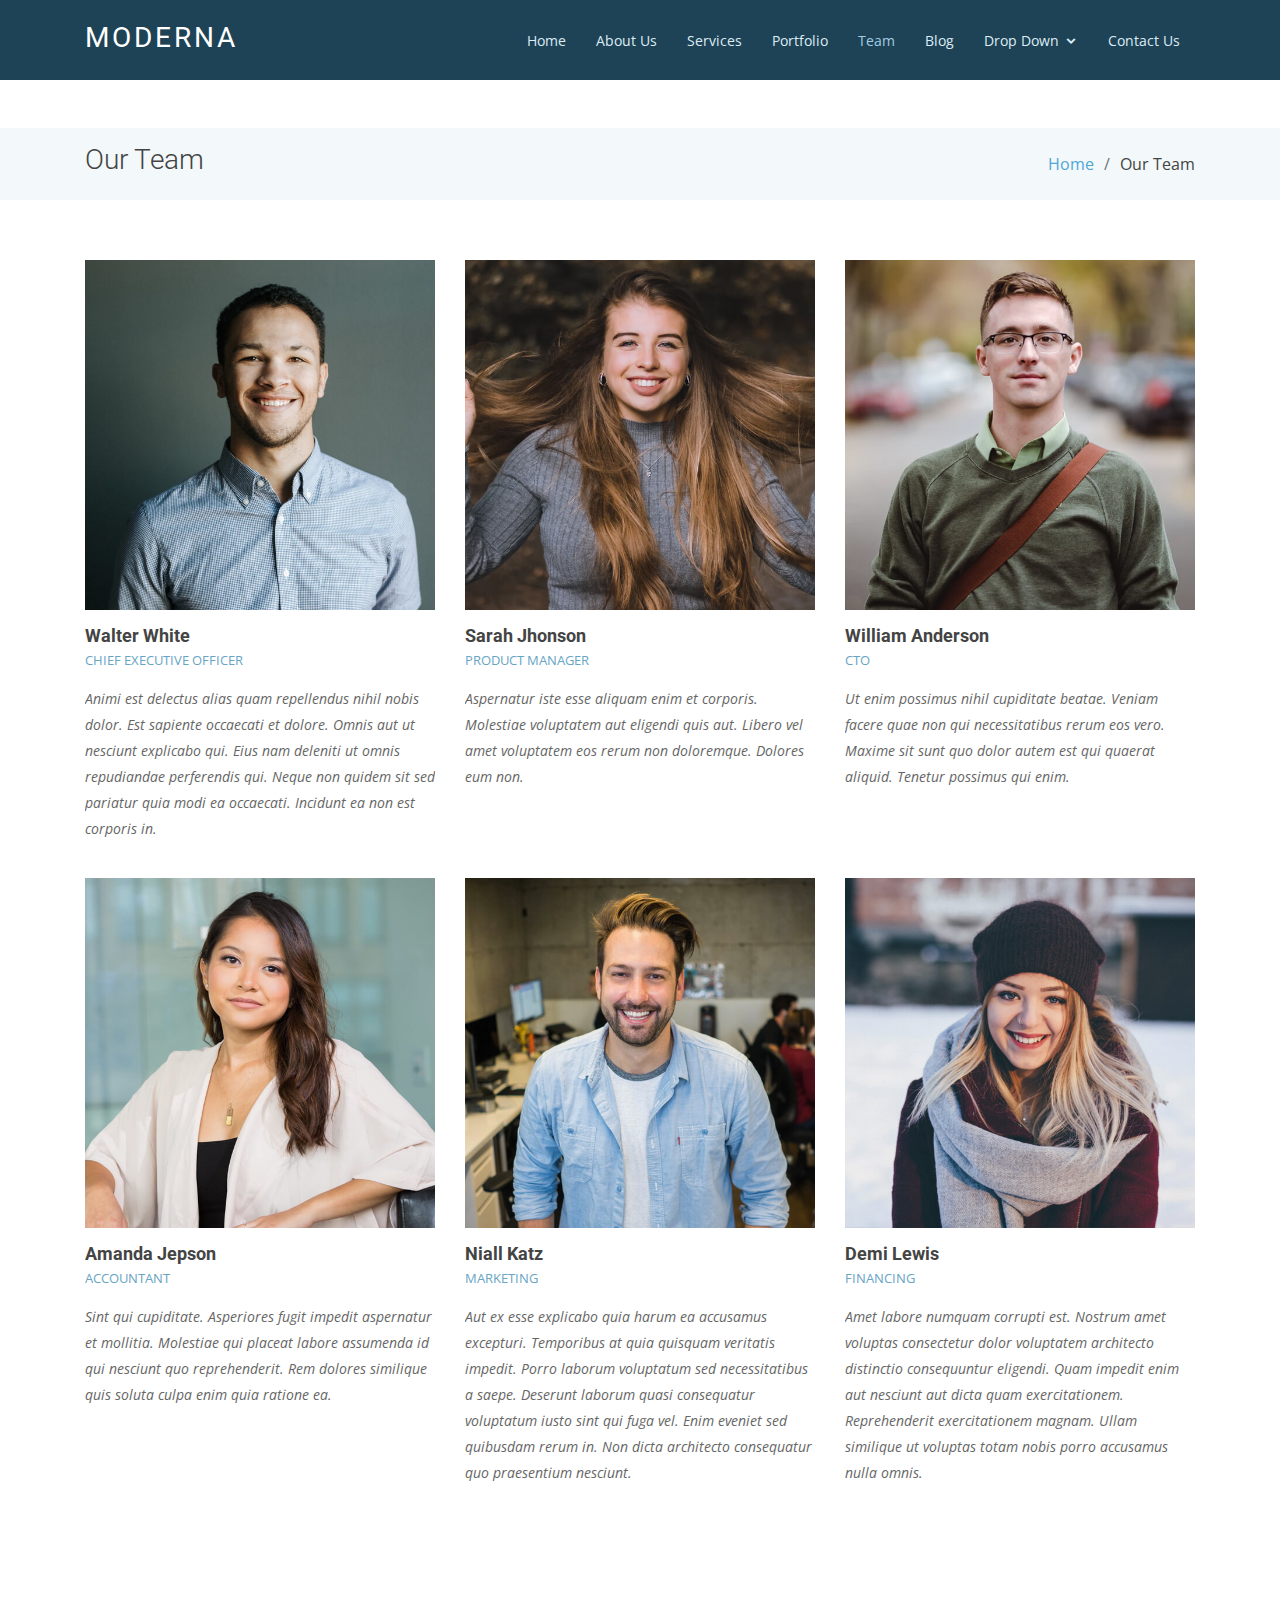
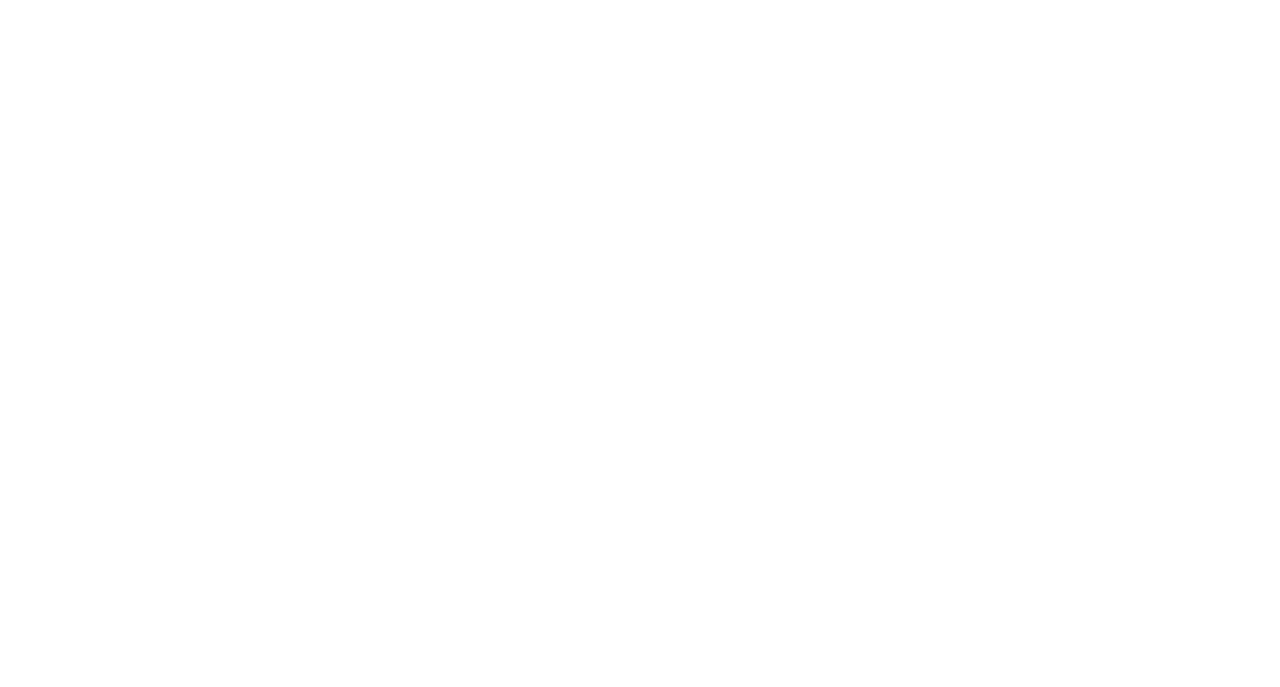
<file: team.html>
<!DOCTYPE html>
<html lang="en">

<head>
  <meta charset="utf-8">
  <meta content="width=device-width, initial-scale=1.0" name="viewport">

  <title>Team - Moderna Bootstrap Template</title>
  <meta content="" name="descriptison">
  <meta content="" name="keywords">

  <!-- Favicons -->
  <link href="assets/img/favicon.png" rel="icon">
  <link href="assets/img/apple-touch-icon.png" rel="apple-touch-icon">

  <!-- Google Fonts -->
  <link href="https://fonts.googleapis.com/css?family=Open+Sans:300,300i,400,400i,600,600i,700,700i|Roboto:300,300i,400,400i,500,500i,700,700i&display=swap" rel="stylesheet">

  <!-- Vendor CSS Files -->
  <link href="assets/vendor/bootstrap/css/bootstrap.min.css" rel="stylesheet">
  <link href="assets/vendor/animate.css/animate.min.css" rel="stylesheet">
  <link href="assets/vendor/icofont/icofont.min.css" rel="stylesheet">
  <link href="assets/vendor/boxicons/css/boxicons.min.css" rel="stylesheet">
  <link href="assets/vendor/venobox/venobox.css" rel="stylesheet">
  <link href="assets/vendor/owl.carousel/assets/owl.carousel.min.css" rel="stylesheet">
  <link href="assets/vendor/aos/aos.css" rel="stylesheet">

  <!-- Template Main CSS File -->
  <link href="assets/css/style.css" rel="stylesheet">

  <!-- =======================================================
  * Template Name: Moderna - v2.0.1
  * Template URL: https://bootstrapmade.com/free-bootstrap-template-corporate-moderna/
  * Author: BootstrapMade.com
  * License: https://bootstrapmade.com/license/
  ======================================================== -->
</head>

<body>
  <h1>hello sot837</h1>

  <!-- ======= Header ======= -->
  <header id="header" class="fixed-top ">
    <div class="container">

      <div class="logo float-left">
        <h1 class="text-light"><a href="index.html"><span>Moderna</span></a></h1>
        <!-- Uncomment below if you prefer to use an image logo -->
        <!-- <a href="index.html"><img src="assets/img/logo.png" alt="" class="img-fluid"></a>-->
      </div>

      <nav class="nav-menu float-right d-none d-lg-block">
        <ul>
          <li><a href="index.html">Home</a></li>
          <li><a href="about.html">About Us</a></li>
          <li><a href="services.html">Services</a></li>
          <li><a href="portfolio.html">Portfolio</a></li>
          <li class="active"><a href="team.html">Team</a></li>
          <li><a href="blog.html">Blog</a></li>
          <li class="drop-down"><a href="">Drop Down</a>
            <ul>
              <li><a href="#">Drop Down 1</a></li>
              <li class="drop-down"><a href="#">Drop Down 2</a>
                <ul>
                  <li><a href="#">Deep Drop Down 1</a></li>
                  <li><a href="#">Deep Drop Down 2</a></li>
                  <li><a href="#">Deep Drop Down 3</a></li>
                  <li><a href="#">Deep Drop Down 4</a></li>
                  <li><a href="#">Deep Drop Down 5</a></li>
                </ul>
              </li>
              <li><a href="#">Drop Down 3</a></li>
              <li><a href="#">Drop Down 4</a></li>
              <li><a href="#">Drop Down 5</a></li>
            </ul>
          </li>
          <li><a href="contact.html">Contact Us</a></li>
        </ul>
      </nav><!-- .nav-menu -->

    </div>
  </header><!-- End Header -->

  <main id="main">

    <!-- ======= Our Team Section ======= -->
    <section class="breadcrumbs">
      <div class="container">

        <div class="d-flex justify-content-between align-items-center">
          <h2>Our Team</h2>
          <ol>
            <li><a href="index.html">Home</a></li>
            <li>Our Team</li>
          </ol>
        </div>

      </div>
    </section><!-- End Our Team Section -->

    <!-- ======= Team Section ======= -->
    <section class="team" data-aos="fade-up" data-aos-easing="ease-in-out" data-aos-duration="500">
      <div class="container">

        <div class="row">

          <div class="col-lg-4 col-md-6 d-flex align-items-stretch">
            <div class="member">
              <div class="member-img">
                <img src="assets/img/team/team-1.jpg" class="img-fluid" alt="">
                <div class="social">
                  <a href=""><i class="icofont-twitter"></i></a>
                  <a href=""><i class="icofont-facebook"></i></a>
                  <a href=""><i class="icofont-instagram"></i></a>
                  <a href=""><i class="icofont-linkedin"></i></a>
                </div>
              </div>
              <div class="member-info">
                <h4>Walter White</h4>
                <span>Chief Executive Officer</span>
                <p>Animi est delectus alias quam repellendus nihil nobis dolor. Est sapiente occaecati et dolore. Omnis aut ut nesciunt explicabo qui. Eius nam deleniti ut omnis repudiandae perferendis qui. Neque non quidem sit sed pariatur quia modi ea occaecati. Incidunt ea non est corporis in.</p>
              </div>
            </div>
          </div>

          <div class="col-lg-4 col-md-6 d-flex align-items-stretch">
            <div class="member">
              <div class="member-img">
                <img src="assets/img/team/team-2.jpg" class="img-fluid" alt="">
                <div class="social">
                  <a href=""><i class="icofont-twitter"></i></a>
                  <a href=""><i class="icofont-facebook"></i></a>
                  <a href=""><i class="icofont-instagram"></i></a>
                  <a href=""><i class="icofont-linkedin"></i></a>
                </div>
              </div>
              <div class="member-info">
                <h4>Sarah Jhonson</h4>
                <span>Product Manager</span>
                <p>Aspernatur iste esse aliquam enim et corporis. Molestiae voluptatem aut eligendi quis aut. Libero vel amet voluptatem eos rerum non doloremque. Dolores eum non.</p>
              </div>
            </div>
          </div>

          <div class="col-lg-4 col-md-6 d-flex align-items-stretch">
            <div class="member">
              <div class="member-img">
                <img src="assets/img/team/team-3.jpg" class="img-fluid" alt="">
                <div class="social">
                  <a href=""><i class="icofont-twitter"></i></a>
                  <a href=""><i class="icofont-facebook"></i></a>
                  <a href=""><i class="icofont-instagram"></i></a>
                  <a href=""><i class="icofont-linkedin"></i></a>
                </div>
              </div>
              <div class="member-info">
                <h4>William Anderson</h4>
                <span>CTO</span>
                <p>Ut enim possimus nihil cupiditate beatae. Veniam facere quae non qui necessitatibus rerum eos vero. Maxime sit sunt quo dolor autem est qui quaerat aliquid. Tenetur possimus qui enim.</p>
              </div>
            </div>
          </div>

          <div class="col-lg-4 col-md-6 d-flex align-items-stretch">
            <div class="member">
              <div class="member-img">
                <img src="assets/img/team/team-4.jpg" class="img-fluid" alt="">
                <div class="social">
                  <a href=""><i class="icofont-twitter"></i></a>
                  <a href=""><i class="icofont-facebook"></i></a>
                  <a href=""><i class="icofont-instagram"></i></a>
                  <a href=""><i class="icofont-linkedin"></i></a>
                </div>
              </div>
              <div class="member-info">
                <h4>Amanda Jepson</h4>
                <span>Accountant</span>
                <p>Sint qui cupiditate. Asperiores fugit impedit aspernatur et mollitia. Molestiae qui placeat labore assumenda id qui nesciunt quo reprehenderit. Rem dolores similique quis soluta culpa enim quia ratione ea.</p>
              </div>
            </div>
          </div>

          <div class="col-lg-4 col-md-6 d-flex align-items-stretch">
            <div class="member">
              <div class="member-img">
                <img src="assets/img/team/team-5.jpg" class="img-fluid" alt="">
                <div class="social">
                  <a href=""><i class="icofont-twitter"></i></a>
                  <a href=""><i class="icofont-facebook"></i></a>
                  <a href=""><i class="icofont-instagram"></i></a>
                  <a href=""><i class="icofont-linkedin"></i></a>
                </div>
              </div>
              <div class="member-info">
                <h4>Niall Katz</h4>
                <span>Marketing</span>
                <p>Aut ex esse explicabo quia harum ea accusamus excepturi. Temporibus at quia quisquam veritatis impedit. Porro laborum voluptatum sed necessitatibus a saepe. Deserunt laborum quasi consequatur voluptatum iusto sint qui fuga vel. Enim eveniet sed quibusdam rerum in. Non dicta architecto consequatur quo praesentium nesciunt.</p>
              </div>
            </div>
          </div>

          <div class="col-lg-4 col-md-6 d-flex align-items-stretch">
            <div class="member">
              <div class="member-img">
                <img src="assets/img/team/team-6.jpg" class="img-fluid" alt="">
                <div class="social">
                  <a href=""><i class="icofont-twitter"></i></a>
                  <a href=""><i class="icofont-facebook"></i></a>
                  <a href=""><i class="icofont-instagram"></i></a>
                  <a href=""><i class="icofont-linkedin"></i></a>
                </div>
              </div>
              <div class="member-info">
                <h4>Demi Lewis</h4>
                <span>Financing</span>
                <p>Amet labore numquam corrupti est. Nostrum amet voluptas consectetur dolor voluptatem architecto distinctio consequuntur eligendi. Quam impedit enim aut nesciunt aut dicta quam exercitationem. Reprehenderit exercitationem magnam. Ullam similique ut voluptas totam nobis porro accusamus nulla omnis.</p>
              </div>
            </div>
          </div>

        </div>

      </div>
    </section><!-- End Team Section -->

  </main><!-- End #main -->

  <!-- ======= Footer ======= -->
  <footer id="footer" data-aos="fade-up" data-aos-easing="ease-in-out" data-aos-duration="500">

    <div class="footer-newsletter">
      <div class="container">
        <div class="row">
          <div class="col-lg-6">
            <h4>Our Newsletter</h4>
            <p>Tamen quem nulla quae legam multos aute sint culpa legam noster magna</p>
          </div>
          <div class="col-lg-6">
            <form action="" method="post">
              <input type="email" name="email"><input type="submit" value="Subscribe">
            </form>
          </div>
        </div>
      </div>
    </div>

    <div class="footer-top">
      <div class="container">
        <div class="row">

          <div class="col-lg-3 col-md-6 footer-links">
            <h4>Useful Links</h4>
            <ul>
              <li><i class="bx bx-chevron-right"></i> <a href="#">Home</a></li>
              <li><i class="bx bx-chevron-right"></i> <a href="#">About us</a></li>
              <li><i class="bx bx-chevron-right"></i> <a href="#">Services</a></li>
              <li><i class="bx bx-chevron-right"></i> <a href="#">Terms of service</a></li>
              <li><i class="bx bx-chevron-right"></i> <a href="#">Privacy policy</a></li>
            </ul>
          </div>

          <div class="col-lg-3 col-md-6 footer-links">
            <h4>Our Services</h4>
            <ul>
              <li><i class="bx bx-chevron-right"></i> <a href="#">Web Design</a></li>
              <li><i class="bx bx-chevron-right"></i> <a href="#">Web Development</a></li>
              <li><i class="bx bx-chevron-right"></i> <a href="#">Product Management</a></li>
              <li><i class="bx bx-chevron-right"></i> <a href="#">Marketing</a></li>
              <li><i class="bx bx-chevron-right"></i> <a href="#">Graphic Design</a></li>
            </ul>
          </div>

          <div class="col-lg-3 col-md-6 footer-contact">
            <h4>Contact Us</h4>
            <p>
              A108 Adam Street <br>
              New York, NY 535022<br>
              United States <br><br>
              <strong>Phone:</strong> +1 5589 55488 55<br>
              <strong>Email:</strong> info@example.com<br>
            </p>

          </div>

          <div class="col-lg-3 col-md-6 footer-info">
            <h3>About Moderna</h3>
            <p>Cras fermentum odio eu feugiat lide par naso tierra. Justo eget nada terra videa magna derita valies darta donna mare fermentum iaculis eu non diam phasellus.</p>
            <div class="social-links mt-3">
              <a href="#" class="twitter"><i class="bx bxl-twitter"></i></a>
              <a href="#" class="facebook"><i class="bx bxl-facebook"></i></a>
              <a href="#" class="instagram"><i class="bx bxl-instagram"></i></a>
              <a href="#" class="linkedin"><i class="bx bxl-linkedin"></i></a>
            </div>
          </div>

        </div>
      </div>
    </div>

    <div class="container">
      <div class="copyright">
        &copy; Copyright <strong><span>Moderna</span></strong>. All Rights Reserved
      </div>
      <div class="credits">
        <!-- All the links in the footer should remain intact. -->
        <!-- You can delete the links only if you purchased the pro version. -->
        <!-- Licensing information: https://bootstrapmade.com/license/ -->
        <!-- Purchase the pro version with working PHP/AJAX contact form: https://bootstrapmade.com/free-bootstrap-template-corporate-moderna/ -->
        Designed by <a href="https://bootstrapmade.com/">BootstrapMade</a>
      </div>
    </div>
  </footer><!-- End Footer -->

  <a href="#" class="back-to-top"><i class="icofont-simple-up"></i></a>

  <!-- Vendor JS Files -->
  <script src="assets/vendor/jquery/jquery.min.js"></script>
  <script src="assets/vendor/bootstrap/js/bootstrap.bundle.min.js"></script>
  <script src="assets/vendor/jquery.easing/jquery.easing.min.js"></script>
  <script src="assets/vendor/php-email-form/validate.js"></script>
  <script src="assets/vendor/venobox/venobox.min.js"></script>
  <script src="assets/vendor/waypoints/jquery.waypoints.min.js"></script>
  <script src="assets/vendor/counterup/counterup.min.js"></script>
  <script src="assets/vendor/owl.carousel/owl.carousel.min.js"></script>
  <script src="assets/vendor/isotope-layout/isotope.pkgd.min.js"></script>
  <script src="assets/vendor/aos/aos.js"></script>

  <!-- Template Main JS File -->
  <script src="assets/js/main.js"></script>

</body>

</html>
</file>
<file: assets/vendor/venobox/venobox.css>
/* ------ venobox.css --------*/
.vbox-overlay *, .vbox-overlay *:before, .vbox-overlay *:after{
    -webkit-backface-visibility: hidden;
    -webkit-box-sizing:border-box;
    -moz-box-sizing:border-box;
    box-sizing:border-box;
}
.vbox-overlay * { 
    -webkit-backface-visibility: visible;
    backface-visibility: visible;
}
.vbox-overlay{
    display: -webkit-flex;
    display: flex;
    -webkit-flex-direction: column;
    flex-direction: column;
    -webkit-justify-content: center;
    justify-content: center;
    -webkit-align-items: center;
    align-items: center;
    position: fixed;
    left: 0;
    top: 0;
    bottom: 0;
    right: 0;
    z-index: 1040;
    -webkit-transform:translateZ(1000px);
    transform: translateZ(1000px);
    transform-style: preserve-3d;
}

/* ----- navigation ----- */
.vbox-title{
    width: 100%;
    height: 40px;
    float: left;
    text-align: center;
    line-height: 28px;
    font-size: 12px;
    padding: 6px 40px;
    overflow: hidden;
    position: fixed;
    display: none;
    left: 0;
    z-index: 1050;
}
.vbox-close{
    cursor: pointer;
    position: fixed;
    top: -1px;
    right: 0;
    width: 50px;
    height: 40px;
    padding: 6px;
    display: block;
    background-position:10px center;
    overflow: hidden;
    font-size: 24px;
    line-height: 1;
    text-align: center;
    z-index: 1050;
}
.vbox-num{
    cursor: pointer;
    position: fixed;
    left: 0;
    height: 40px;
    display: block;
    overflow: hidden;
    line-height: 28px;
    font-size: 12px;
    padding: 6px 10px;
    display: none;
    z-index: 1050;
}
/* ----- navigation ARROWS ----- */
.vbox-next, .vbox-prev{
    position: fixed;
    top: 50%;
    margin-top: -15px;
    overflow: hidden;
    cursor: pointer;
    display: block;
    width: 45px;
    height: 45px;
    z-index: 1050;
}
.vbox-next span, .vbox-prev span{
    position: relative;
    width: 20px;
    height: 20px;
    border: 2px solid transparent;
    border-top-color: #B6B6B6;
    border-right-color: #B6B6B6;
    text-indent: -100px;
    position: absolute;
    top: 8px;
    display: block;
}
.vbox-prev{
    left: 15px;
}
.vbox-next{
    right: 15px;
}
.vbox-prev span{
    left: 10px;
    -ms-transform: rotate(-135deg);
    -webkit-transform: rotate(-135deg);
    transform: rotate(-135deg);
}
.vbox-next span{
    -ms-transform: rotate(45deg);
    -webkit-transform: rotate(45deg);
    transform: rotate(45deg);
    right: 10px;
}
/* ------- inline window ------ */
.vbox-inline{
    width: 420px;
    height: 315px;
    height: 70vh;
    padding: 10px;
    background: #fff;
    margin: 0 auto;
    overflow: auto;
    text-align: left;
}
/* ------- Video & iFrames window ------ */
.venoframe{
    max-width: 100%;
    width: 100%;
    border: none;
    width: 100%;
    height: 260px;
    height: 70vh;
}
.venoframe.vbvid{
    height: 260px;
}
@media (min-width: 768px) {
    .venoframe, .vbox-inline{
        width: 90%;
        height: 360px;
        height: 70vh;
    }
    .venoframe.vbvid{
        width: 640px;
        height: 360px;
    }
}
@media (min-width: 992px) {
    .venoframe, .vbox-inline{
        max-width: 1200px;
        width: 80%;
        height: 540px;
        height: 70vh;
    }
    .venoframe.vbvid{
        width: 960px;
        height: 540px;
    }
}
/* 
Please do NOT edit this part! 
or at least read this note: http://i.imgur.com/7C0ws9e.gif
*/
.vbox-open{
    overflow: hidden;
}
.vbox-container{
    position: absolute;
    left: 0;
    right: 0;
    top: 0;
    bottom: 0;
    overflow-x: hidden;
    overflow-y: scroll;
    overflow-scrolling: touch;
    -webkit-overflow-scrolling: touch;
    z-index: 20;
    max-height: 100%;

}

.vbox-content{
    text-align: center;
    float: left;
    width: 100%;
    position: relative;
    overflow: hidden;
    padding: 20px 10px;
}
.vbox-container img{
    max-width: 100%;
    height: auto;
}
.vbox-figlio{
    box-shadow: 0 0 12px rgba(0,0,0,0.19), 0 6px 6px rgba(0,0,0,0.23);
    max-width: 100%;
    text-align: initial;
}
img.vbox-figlio{
    -webkit-user-select: none;
-khtml-user-select: none;
-moz-user-select: none;
-o-user-select: none;
user-select: none;
}
.vbox-content.swipe-left{
    margin-left: -200px !important;
}
.vbox-content.swipe-right{
    margin-left: 200px !important;
}
.vbox-animated{
    webkit-transition: margin 300ms ease-out;
    transition: margin 300ms ease-out;
}

/* ---------- preloader ----------
 * SPINKIT 
 * http://tobiasahlin.com/spinkit/
-------------------------------- */
.sk-double-bounce,.sk-rotating-plane{width:40px;height:40px;margin:40px auto}.sk-rotating-plane{background-color:#333;-webkit-animation:sk-rotatePlane 1.2s infinite ease-in-out;animation:sk-rotatePlane 1.2s infinite ease-in-out}@-webkit-keyframes sk-rotatePlane{0%{-webkit-transform:perspective(120px) rotateX(0) rotateY(0);transform:perspective(120px) rotateX(0) rotateY(0)}50%{-webkit-transform:perspective(120px) rotateX(-180.1deg) rotateY(0);transform:perspective(120px) rotateX(-180.1deg) rotateY(0)}100%{-webkit-transform:perspective(120px) rotateX(-180deg) rotateY(-179.9deg);transform:perspective(120px) rotateX(-180deg) rotateY(-179.9deg)}}@keyframes sk-rotatePlane{0%{-webkit-transform:perspective(120px) rotateX(0) rotateY(0);transform:perspective(120px) rotateX(0) rotateY(0)}50%{-webkit-transform:perspective(120px) rotateX(-180.1deg) rotateY(0);transform:perspective(120px) rotateX(-180.1deg) rotateY(0)}100%{-webkit-transform:perspective(120px) rotateX(-180deg) rotateY(-179.9deg);transform:perspective(120px) rotateX(-180deg) rotateY(-179.9deg)}}.sk-double-bounce{position:relative}.sk-double-bounce .sk-child{width:100%;height:100%;border-radius:50%;background-color:#333;opacity:.6;position:absolute;top:0;left:0;-webkit-animation:sk-doubleBounce 2s infinite ease-in-out;animation:sk-doubleBounce 2s infinite ease-in-out}.sk-chasing-dots .sk-child,.sk-spinner-pulse,.sk-three-bounce .sk-child{background-color:#333;border-radius:100%}.sk-double-bounce .sk-double-bounce2{-webkit-animation-delay:-1s;animation-delay:-1s}@-webkit-keyframes sk-doubleBounce{0%,100%{-webkit-transform:scale(0);transform:scale(0)}50%{-webkit-transform:scale(1);transform:scale(1)}}@keyframes sk-doubleBounce{0%,100%{-webkit-transform:scale(0);transform:scale(0)}50%{-webkit-transform:scale(1);transform:scale(1)}}.sk-wave{margin:40px auto;width:50px;height:40px;text-align:center;font-size:10px}.sk-wave .sk-rect{background-color:#333;height:100%;width:6px;display:inline-block;-webkit-animation:sk-waveStretchDelay 1.2s infinite ease-in-out;animation:sk-waveStretchDelay 1.2s infinite ease-in-out}.sk-wave .sk-rect1{-webkit-animation-delay:-1.2s;animation-delay:-1.2s}.sk-wave .sk-rect2{-webkit-animation-delay:-1.1s;animation-delay:-1.1s}.sk-wave .sk-rect3{-webkit-animation-delay:-1s;animation-delay:-1s}.sk-wave .sk-rect4{-webkit-animation-delay:-.9s;animation-delay:-.9s}.sk-wave .sk-rect5{-webkit-animation-delay:-.8s;animation-delay:-.8s}@-webkit-keyframes sk-waveStretchDelay{0%,100%,40%{-webkit-transform:scaleY(.4);transform:scaleY(.4)}20%{-webkit-transform:scaleY(1);transform:scaleY(1)}}@keyframes sk-waveStretchDelay{0%,100%,40%{-webkit-transform:scaleY(.4);transform:scaleY(.4)}20%{-webkit-transform:scaleY(1);transform:scaleY(1)}}.sk-wandering-cubes{margin:40px auto;width:40px;height:40px;position:relative}.sk-wandering-cubes .sk-cube{background-color:#333;width:10px;height:10px;position:absolute;top:0;left:0;-webkit-animation:sk-wanderingCube 1.8s ease-in-out -1.8s infinite both;animation:sk-wanderingCube 1.8s ease-in-out -1.8s infinite both}.sk-chasing-dots,.sk-spinner-pulse{width:40px;height:40px;margin:40px auto}.sk-wandering-cubes .sk-cube2{-webkit-animation-delay:-.9s;animation-delay:-.9s}@-webkit-keyframes sk-wanderingCube{0%{-webkit-transform:rotate(0);transform:rotate(0)}25%{-webkit-transform:translateX(30px) rotate(-90deg) scale(.5);transform:translateX(30px) rotate(-90deg) scale(.5)}50%{-webkit-transform:translateX(30px) translateY(30px) rotate(-179deg);transform:translateX(30px) translateY(30px) rotate(-179deg)}50.1%{-webkit-transform:translateX(30px) translateY(30px) rotate(-180deg);transform:translateX(30px) translateY(30px) rotate(-180deg)}75%{-webkit-transform:translateX(0) translateY(30px) rotate(-270deg) scale(.5);transform:translateX(0) translateY(30px) rotate(-270deg) scale(.5)}100%{-webkit-transform:rotate(-360deg);transform:rotate(-360deg)}}@keyframes sk-wanderingCube{0%{-webkit-transform:rotate(0);transform:rotate(0)}25%{-webkit-transform:translateX(30px) rotate(-90deg) scale(.5);transform:translateX(30px) rotate(-90deg) scale(.5)}50%{-webkit-transform:translateX(30px) translateY(30px) rotate(-179deg);transform:translateX(30px) translateY(30px) rotate(-179deg)}50.1%{-webkit-transform:translateX(30px) translateY(30px) rotate(-180deg);transform:translateX(30px) translateY(30px) rotate(-180deg)}75%{-webkit-transform:translateX(0) translateY(30px) rotate(-270deg) scale(.5);transform:translateX(0) translateY(30px) rotate(-270deg) scale(.5)}100%{-webkit-transform:rotate(-360deg);transform:rotate(-360deg)}}.sk-spinner-pulse{-webkit-animation:sk-pulseScaleOut 1s infinite ease-in-out;animation:sk-pulseScaleOut 1s infinite ease-in-out}@-webkit-keyframes sk-pulseScaleOut{0%{-webkit-transform:scale(0);transform:scale(0)}100%{-webkit-transform:scale(1);transform:scale(1);opacity:0}}@keyframes sk-pulseScaleOut{0%{-webkit-transform:scale(0);transform:scale(0)}100%{-webkit-transform:scale(1);transform:scale(1);opacity:0}}.sk-chasing-dots{position:relative;text-align:center;-webkit-animation:sk-chasingDotsRotate 2s infinite linear;animation:sk-chasingDotsRotate 2s infinite linear}.sk-chasing-dots .sk-child{width:60%;height:60%;display:inline-block;position:absolute;top:0;-webkit-animation:sk-chasingDotsBounce 2s infinite ease-in-out;animation:sk-chasingDotsBounce 2s infinite ease-in-out}.sk-chasing-dots .sk-dot2{top:auto;bottom:0;-webkit-animation-delay:-1s;animation-delay:-1s}@-webkit-keyframes sk-chasingDotsRotate{100%{-webkit-transform:rotate(360deg);transform:rotate(360deg)}}@keyframes sk-chasingDotsRotate{100%{-webkit-transform:rotate(360deg);transform:rotate(360deg)}}@-webkit-keyframes sk-chasingDotsBounce{0%,100%{-webkit-transform:scale(0);transform:scale(0)}50%{-webkit-transform:scale(1);transform:scale(1)}}@keyframes sk-chasingDotsBounce{0%,100%{-webkit-transform:scale(0);transform:scale(0)}50%{-webkit-transform:scale(1);transform:scale(1)}}.sk-three-bounce{margin:40px auto;width:80px;text-align:center}.sk-three-bounce .sk-child{width:20px;height:20px;display:inline-block;-webkit-animation:sk-three-bounce 1.4s ease-in-out 0s infinite both;animation:sk-three-bounce 1.4s ease-in-out 0s infinite both}.sk-circle .sk-child:before,.sk-fading-circle .sk-circle:before{display:block;border-radius:100%;content:'';background-color:#333}.sk-three-bounce .sk-bounce1{-webkit-animation-delay:-.32s;animation-delay:-.32s}.sk-three-bounce .sk-bounce2{-webkit-animation-delay:-.16s;animation-delay:-.16s}@-webkit-keyframes sk-three-bounce{0%,100%,80%{-webkit-transform:scale(0);transform:scale(0)}40%{-webkit-transform:scale(1);transform:scale(1)}}@keyframes sk-three-bounce{0%,100%,80%{-webkit-transform:scale(0);transform:scale(0)}40%{-webkit-transform:scale(1);transform:scale(1)}}.sk-circle{margin:40px auto;width:40px;height:40px;position:relative}.sk-circle .sk-child{width:100%;height:100%;position:absolute;left:0;top:0}.sk-circle .sk-child:before{margin:0 auto;width:15%;height:15%;-webkit-animation:sk-circleBounceDelay 1.2s infinite ease-in-out both;animation:sk-circleBounceDelay 1.2s infinite ease-in-out both}.sk-circle .sk-circle2{-webkit-transform:rotate(30deg);-ms-transform:rotate(30deg);transform:rotate(30deg)}.sk-circle .sk-circle3{-webkit-transform:rotate(60deg);-ms-transform:rotate(60deg);transform:rotate(60deg)}.sk-circle .sk-circle4{-webkit-transform:rotate(90deg);-ms-transform:rotate(90deg);transform:rotate(90deg)}.sk-circle .sk-circle5{-webkit-transform:rotate(120deg);-ms-transform:rotate(120deg);transform:rotate(120deg)}.sk-circle .sk-circle6{-webkit-transform:rotate(150deg);-ms-transform:rotate(150deg);transform:rotate(150deg)}.sk-circle .sk-circle7{-webkit-transform:rotate(180deg);-ms-transform:rotate(180deg);transform:rotate(180deg)}.sk-circle .sk-circle8{-webkit-transform:rotate(210deg);-ms-transform:rotate(210deg);transform:rotate(210deg)}.sk-circle .sk-circle9{-webkit-transform:rotate(240deg);-ms-transform:rotate(240deg);transform:rotate(240deg)}.sk-circle .sk-circle10{-webkit-transform:rotate(270deg);-ms-transform:rotate(270deg);transform:rotate(270deg)}.sk-circle .sk-circle11{-webkit-transform:rotate(300deg);-ms-transform:rotate(300deg);transform:rotate(300deg)}.sk-circle .sk-circle12{-webkit-transform:rotate(330deg);-ms-transform:rotate(330deg);transform:rotate(330deg)}.sk-circle .sk-circle2:before{-webkit-animation-delay:-1.1s;animation-delay:-1.1s}.sk-circle .sk-circle3:before{-webkit-animation-delay:-1s;animation-delay:-1s}.sk-circle .sk-circle4:before{-webkit-animation-delay:-.9s;animation-delay:-.9s}.sk-circle .sk-circle5:before{-webkit-animation-delay:-.8s;animation-delay:-.8s}.sk-circle .sk-circle6:before{-webkit-animation-delay:-.7s;animation-delay:-.7s}.sk-circle .sk-circle7:before{-webkit-animation-delay:-.6s;animation-delay:-.6s}.sk-circle .sk-circle8:before{-webkit-animation-delay:-.5s;animation-delay:-.5s}.sk-circle .sk-circle9:before{-webkit-animation-delay:-.4s;animation-delay:-.4s}.sk-circle .sk-circle10:before{-webkit-animation-delay:-.3s;animation-delay:-.3s}.sk-circle .sk-circle11:before{-webkit-animation-delay:-.2s;animation-delay:-.2s}.sk-circle .sk-circle12:before{-webkit-animation-delay:-.1s;animation-delay:-.1s}@-webkit-keyframes sk-circleBounceDelay{0%,100%,80%{-webkit-transform:scale(0);transform:scale(0)}40%{-webkit-transform:scale(1);transform:scale(1)}}@keyframes sk-circleBounceDelay{0%,100%,80%{-webkit-transform:scale(0);transform:scale(0)}40%{-webkit-transform:scale(1);transform:scale(1)}}.sk-cube-grid{width:40px;height:40px;margin:40px auto}.sk-cube-grid .sk-cube{width:33.33%;height:33.33%;background-color:#333;float:left;-webkit-animation:sk-cubeGridScaleDelay 1.3s infinite ease-in-out;animation:sk-cubeGridScaleDelay 1.3s infinite ease-in-out}.sk-cube-grid .sk-cube1{-webkit-animation-delay:.2s;animation-delay:.2s}.sk-cube-grid .sk-cube2{-webkit-animation-delay:.3s;animation-delay:.3s}.sk-cube-grid .sk-cube3{-webkit-animation-delay:.4s;animation-delay:.4s}.sk-cube-grid .sk-cube4{-webkit-animation-delay:.1s;animation-delay:.1s}.sk-cube-grid .sk-cube5{-webkit-animation-delay:.2s;animation-delay:.2s}.sk-cube-grid .sk-cube6{-webkit-animation-delay:.3s;animation-delay:.3s}.sk-cube-grid .sk-cube7{-webkit-animation-delay:0ms;animation-delay:0ms}.sk-cube-grid .sk-cube8{-webkit-animation-delay:.1s;animation-delay:.1s}.sk-cube-grid .sk-cube9{-webkit-animation-delay:.2s;animation-delay:.2s}@-webkit-keyframes sk-cubeGridScaleDelay{0%,100%,70%{-webkit-transform:scale3D(1,1,1);transform:scale3D(1,1,1)}35%{-webkit-transform:scale3D(0,0,1);transform:scale3D(0,0,1)}}@keyframes sk-cubeGridScaleDelay{0%,100%,70%{-webkit-transform:scale3D(1,1,1);transform:scale3D(1,1,1)}35%{-webkit-transform:scale3D(0,0,1);transform:scale3D(0,0,1)}}.sk-fading-circle{margin:40px auto;width:40px;height:40px;position:relative}.sk-fading-circle .sk-circle{width:100%;height:100%;position:absolute;left:0;top:0}.sk-fading-circle .sk-circle:before{margin:0 auto;width:15%;height:15%;-webkit-animation:sk-circleFadeDelay 1.2s infinite ease-in-out both;animation:sk-circleFadeDelay 1.2s infinite ease-in-out both}.sk-fading-circle .sk-circle2{-webkit-transform:rotate(30deg);-ms-transform:rotate(30deg);transform:rotate(30deg)}.sk-fading-circle .sk-circle3{-webkit-transform:rotate(60deg);-ms-transform:rotate(60deg);transform:rotate(60deg)}.sk-fading-circle .sk-circle4{-webkit-transform:rotate(90deg);-ms-transform:rotate(90deg);transform:rotate(90deg)}.sk-fading-circle .sk-circle5{-webkit-transform:rotate(120deg);-ms-transform:rotate(120deg);transform:rotate(120deg)}.sk-fading-circle .sk-circle6{-webkit-transform:rotate(150deg);-ms-transform:rotate(150deg);transform:rotate(150deg)}.sk-fading-circle .sk-circle7{-webkit-transform:rotate(180deg);-ms-transform:rotate(180deg);transform:rotate(180deg)}.sk-fading-circle .sk-circle8{-webkit-transform:rotate(210deg);-ms-transform:rotate(210deg);transform:rotate(210deg)}.sk-fading-circle .sk-circle9{-webkit-transform:rotate(240deg);-ms-transform:rotate(240deg);transform:rotate(240deg)}.sk-fading-circle .sk-circle10{-webkit-transform:rotate(270deg);-ms-transform:rotate(270deg);transform:rotate(270deg)}.sk-fading-circle .sk-circle11{-webkit-transform:rotate(300deg);-ms-transform:rotate(300deg);transform:rotate(300deg)}.sk-fading-circle .sk-circle12{-webkit-transform:rotate(330deg);-ms-transform:rotate(330deg);transform:rotate(330deg)}.sk-fading-circle .sk-circle2:before{-webkit-animation-delay:-1.1s;animation-delay:-1.1s}.sk-fading-circle .sk-circle3:before{-webkit-animation-delay:-1s;animation-delay:-1s}.sk-fading-circle .sk-circle4:before{-webkit-animation-delay:-.9s;animation-delay:-.9s}.sk-fading-circle .sk-circle5:before{-webkit-animation-delay:-.8s;animation-delay:-.8s}.sk-fading-circle .sk-circle6:before{-webkit-animation-delay:-.7s;animation-delay:-.7s}.sk-fading-circle .sk-circle7:before{-webkit-animation-delay:-.6s;animation-delay:-.6s}.sk-fading-circle .sk-circle8:before{-webkit-animation-delay:-.5s;animation-delay:-.5s}.sk-fading-circle .sk-circle9:before{-webkit-animation-delay:-.4s;animation-delay:-.4s}.sk-fading-circle .sk-circle10:before{-webkit-animation-delay:-.3s;animation-delay:-.3s}.sk-fading-circle .sk-circle11:before{-webkit-animation-delay:-.2s;animation-delay:-.2s}.sk-fading-circle .sk-circle12:before{-webkit-animation-delay:-.1s;animation-delay:-.1s}@-webkit-keyframes sk-circleFadeDelay{0%,100%,39%{opacity:0}40%{opacity:1}}@keyframes sk-circleFadeDelay{0%,100%,39%{opacity:0}40%{opacity:1}}.sk-folding-cube{margin:40px auto;width:40px;height:40px;position:relative;-webkit-transform:rotateZ(45deg);transform:rotateZ(45deg)}.sk-folding-cube .sk-cube{float:left;width:50%;height:50%;position:relative;-webkit-transform:scale(1.1);-ms-transform:scale(1.1);transform:scale(1.1)}.sk-folding-cube .sk-cube:before{content:'';position:absolute;top:0;left:0;width:100%;height:100%;background-color:#333;-webkit-animation:sk-foldCubeAngle 2.4s infinite linear both;animation:sk-foldCubeAngle 2.4s infinite linear both;-webkit-transform-origin:100% 100%;-ms-transform-origin:100% 100%;transform-origin:100% 100%}.sk-folding-cube .sk-cube2{-webkit-transform:scale(1.1) rotateZ(90deg);transform:scale(1.1) rotateZ(90deg)}.sk-folding-cube .sk-cube3{-webkit-transform:scale(1.1) rotateZ(180deg);transform:scale(1.1) rotateZ(180deg)}.sk-folding-cube .sk-cube4{-webkit-transform:scale(1.1) rotateZ(270deg);transform:scale(1.1) rotateZ(270deg)}.sk-folding-cube .sk-cube2:before{-webkit-animation-delay:.3s;animation-delay:.3s}.sk-folding-cube .sk-cube3:before{-webkit-animation-delay:.6s;animation-delay:.6s}.sk-folding-cube .sk-cube4:before{-webkit-animation-delay:.9s;animation-delay:.9s}@-webkit-keyframes sk-foldCubeAngle{0%,10%{-webkit-transform:perspective(140px) rotateX(-180deg);transform:perspective(140px) rotateX(-180deg);opacity:0}25%,75%{-webkit-transform:perspective(140px) rotateX(0);transform:perspective(140px) rotateX(0);opacity:1}100%,90%{-webkit-transform:perspective(140px) rotateY(180deg);transform:perspective(140px) rotateY(180deg);opacity:0}}@keyframes sk-foldCubeAngle{0%,10%{-webkit-transform:perspective(140px) rotateX(-180deg);transform:perspective(140px) rotateX(-180deg);opacity:0}25%,75%{-webkit-transform:perspective(140px) rotateX(0);transform:perspective(140px) rotateX(0);opacity:1}100%,90%{-webkit-transform:perspective(140px) rotateY(180deg);transform:perspective(140px) rotateY(180deg);opacity:0}}
</file>
<file: assets/css/login.css>
@keyframes fadeIn {
    from{
        opacity: 0;
    }

    to{
        opacity: 1;
    }
}

.fadeIn {
    -webkit-animation-name: fadeIn;
    animation-name: fadeIn;
}

body{
    margin: 0;
    padding: 0;
    box-sizing: border-box;
    margin-top: 50px;
    margin-right: 10px;
    margin-left: 10px;
    font-size: 16px;
}

a{
    color: #111;
    text-decoration: none;
}

.container{
    margin: auto;
    display: grid;
    grid-template-columns: repeat(3,1fr);
    max-width: 1000px;
    border-radius: 10px;
    box-shadow: 0px 0px 10px #222;
}

.container .login_bar{
    grid-column: 2/-1;
}

.container .login_bar form{
    margin-top: -30px;
    display: flex;
    flex-direction: column;
    justify-content: center;
    align-items: center;
}

.container .login_bar form p{
    font-size: 1em;
    font-weight: bold;
}

.user_number_ipt , .user_name_ipt , .save_btn{
    font-size: 1.2em;
    width: 90%;
    padding: 10px;
    border: none;
    border-radius: 10px;
    box-shadow: 0px 0px 7px #444;
    text-align: center;
}

.save_btn{
    font-weight: bold;
    margin-top: 10px;
    width: 95%;
    transition: 0.6s ease-in-out;
}

.save_btn:hover{
    background-color: #1e4356;
    color: white;
}

input::placeholder{
    color: #1e4356;
    text-align: center;
}

h2{
    font-size: 2em;
    top: 10px;
    display: flex;
    justify-content: center;

}

img{
    grid-column: 1/2;
    border-radius: 10px;
    animation-name: fadeIn;
    animation-duration: 4s;
}

.nick{
    accent-color: rgb(20, 171, 20);
}

section{
    grid-column: 2/-1;
    grid-row: 1/1;
    height: 280px;
}

.output_user_value{
    display: flex;
    flex-direction: column;
    justify-content: center;
    align-items: center;
    margin-top: -60px;
}
.buttons{
    padding: 10px;
    width: 100%;
}

.buttons #go_back_btn , #save_user_data_btn{
    transition: 0.4s ease-in-out;
}

.buttons #go_back_btn:hover{
    background-color: rgb(255, 165, 165);
}

.buttons #save_user_data_btn:hover{
    background-color: rgb(161, 255, 161);
}

.buttons button{
    border-radius: 10px;
    border: none;
    padding: 10px;
    width: 95%;
    box-shadow: 2px 2px 10px #444;
    margin: 10px;
    font-weight: bold;
    font-size: 1.2em;
}
</file>
<file: assets/css/style.css>
/**
* Template Name: Moderna - v2.0.1
* Template URL: https://bootstrapmade.com/free-bootstrap-template-corporate-moderna/
* Author: BootstrapMade.com
* License: https://bootstrapmade.com/license/
*/

/*--------------------------------------------------------------
# General
--------------------------------------------------------------*/
body {
  font-family: "Open Sans", sans-serif;
  color: #444;
}

a {
  color: #4fa6d5;
}

a:hover {
  color: #45beff;
  text-decoration: none;
}

h1, h2, h3, h4, h5, h6, .font-primary {
  font-family: "Roboto", sans-serif;
}

/*--------------------------------------------------------------
# Back to top button
--------------------------------------------------------------*/
.back-to-top {
  position: fixed;
  display: none;
  width: 40px;
  height: 40px;
  border-radius: 3px;
  right: 15px;
  bottom: 15px;
  background: #68A4C4;
  color: #fff;
  transition: display 0.5s ease-in-out;
  z-index: 99999;
}

.back-to-top i {
  font-size: 24px;
  position: absolute;
  top: 8px;
  left: 8px;
}

.back-to-top:hover {
  color: #fff;
  background: #85b6cf;
  transition: background 0.2s ease-in-out;
}

/*--------------------------------------------------------------
# Header
--------------------------------------------------------------*/
#header {
  height: 80px;
  transition: all 0.5s;
  z-index: 997;
  transition: all 0.5s;
  padding: 20px 0;
  background: #1e4356;
}

#header.header-transparent {
  background: none;
}

#header.header-scrolled {
  background: rgba(30, 67, 86, 0.8);
  height: 60px;
  padding: 10px 0;
}

#header .logo h1 {
  font-size: 28px;
  margin: 0;
  padding: 4px 0;
  line-height: 1;
  font-weight: 400;
  letter-spacing: 3px;
  text-transform: uppercase;
}

#header .logo h1 a, #header .logo h1 a:hover {
  color: #fff;
  text-decoration: none;
}

#header .logo img {
  padding: 0;
  margin: 0;
  max-height: 40px;
}

#main {
  margin-top: 80px;
}

/*--------------------------------------------------------------
# Navigation Menu
--------------------------------------------------------------*/
/* Desktop Navigation */
.nav-menu, .nav-menu * {
  margin: 0;
  padding: 0;
  list-style: none;
}

.nav-menu > ul > li {
  position: relative;
  white-space: nowrap;
  float: left;
}

.nav-menu a {
  display: block;
  position: relative;
  color: #ddecf5;
  padding: 10px 15px;
  transition: 0.3s;
  font-size: 14px;
  font-family: "Open Sans", sans-serif;
}

.nav-menu a:hover, .nav-menu .active > a, .nav-menu li:hover > a {
  color: #a2cce3;
  text-decoration: none;
}

.nav-menu .drop-down ul {
  display: block;
  position: absolute;
  left: 0;
  top: calc(100% - 30px);
  z-index: 99;
  opacity: 0;
  visibility: hidden;
  padding: 10px 0;
  background: #fff;
  box-shadow: 0px 0px 30px rgba(127, 137, 161, 0.25);
  transition: ease all 0.3s;
}

.nav-menu .drop-down:hover > ul {
  opacity: 1;
  top: 100%;
  visibility: visible;
}

.nav-menu .drop-down li {
  min-width: 180px;
  position: relative;
}

.nav-menu .drop-down ul a {
  padding: 10px 20px;
  font-size: 14px;
  font-weight: 500;
  text-transform: none;
  color: #1c3745;
}

.nav-menu .drop-down ul a:hover, .nav-menu .drop-down ul .active > a, .nav-menu .drop-down ul li:hover > a {
  color: #68A4C4;
}

.nav-menu .drop-down > a:after {
  content: "\ea99";
  font-family: IcoFont;
  padding-left: 5px;
}

.nav-menu .drop-down .drop-down ul {
  top: 0;
  left: calc(100% - 30px);
}

.nav-menu .drop-down .drop-down:hover > ul {
  opacity: 1;
  top: 0;
  left: 100%;
}

.nav-menu .drop-down .drop-down > a {
  padding-right: 35px;
}

.nav-menu .drop-down .drop-down > a:after {
  content: "\eaa0";
  font-family: IcoFont;
  position: absolute;
  right: 15px;
}

@media (max-width: 1366px) {
  .nav-menu .drop-down .drop-down ul {
    left: -90%;
  }
  .nav-menu .drop-down .drop-down:hover > ul {
    left: -100%;
  }
  .nav-menu .drop-down .drop-down > a:after {
    content: "\ea9d";
  }
}

/* Mobile Navigation */
.mobile-nav {
  position: fixed;
  top: 0;
  bottom: 0;
  z-index: 9999;
  overflow-y: auto;
  left: -260px;
  width: 260px;
  padding-top: 18px;
  background: #1e4356;
  transition: 0.4s;
}

.mobile-nav * {
  margin: 0;
  padding: 0;
  list-style: none;
}

.mobile-nav a {
  display: block;
  position: relative;
  color: #ddecf5;
  padding: 10px 20px;
  font-weight: 500;
}

.mobile-nav a:hover, .mobile-nav .active > a, .mobile-nav li:hover > a {
  color: #a2cce3;
  text-decoration: none;
}

.mobile-nav .drop-down > a:after {
  content: "\ea99";
  font-family: IcoFont;
  padding-left: 10px;
  position: absolute;
  right: 15px;
}

.mobile-nav .active.drop-down > a:after {
  content: "\eaa0";
}

.mobile-nav .drop-down > a {
  padding-right: 35px;
}

.mobile-nav .drop-down ul {
  display: none;
  overflow: hidden;
}

.mobile-nav .drop-down li {
  padding-left: 20px;
}

.mobile-nav-toggle {
  position: fixed;
  right: 15px;
  top: 15px;
  z-index: 9998;
  border: 0;
  background: none;
  font-size: 24px;
  transition: all 0.4s;
  outline: none !important;
  line-height: 1;
  cursor: pointer;
  text-align: right;
}

.mobile-nav-toggle i {
  color: #fff;
}

.mobile-nav-overly {
  width: 100%;
  height: 100%;
  z-index: 9997;
  top: 0;
  left: 0;
  position: fixed;
  background: rgba(30, 67, 86, 0.9);
  overflow: hidden;
  display: none;
}

.mobile-nav-active {
  overflow: hidden;
}

.mobile-nav-active .mobile-nav {
  left: 0;
}

.mobile-nav-active .mobile-nav-toggle i {
  color: #fff;
}

/*--------------------------------------------------------------
# Hero Section
--------------------------------------------------------------*/
#hero {
  width: 100%;
  height: 90vh;
  overflow: hidden;
  position: relative;
}

#hero::after {
  content: '';
  position: absolute;
  left: 50%;
  top: 0;
  width: 130%;
  height: 95%;
  background: linear-gradient(to right, rgba(30, 67, 86, 0.8), rgba(30, 67, 86, 0.6)), url("../img/hero-bg.jpg") center top no-repeat;
  z-index: 0;
  border-radius: 0 0 50% 50%;
  transform: translateX(-50%) rotate(0deg);
}

#hero::before {
  content: '';
  position: absolute;
  left: 50%;
  top: 0;
  width: 130%;
  height: 96%;
  background: #68A4C4;
  opacity: 0.3;
  z-index: 0;
  border-radius: 0 0 50% 50%;
  transform: translateX(-50%) translateY(18px) rotate(2deg);
}

#hero .carousel-container {
  display: flex;
  justify-content: center;
  align-items: center;
  flex-direction: column;
  text-align: center;
  bottom: 0;
  top: 0;
  left: 0;
  right: 0;
}

#hero h2 {
  color: #fff;
  margin-bottom: 30px;
  font-size: 48px;
  font-weight: 700;
}

#hero p {
  width: 80%;
  -webkit-animation-delay: 0.4s;
  animation-delay: 0.4s;
  margin: 0 auto 30px auto;
  color: #fff;
}

#hero .carousel-control-prev, #hero .carousel-control-next {
  width: 10%;
}

#hero .carousel-control-next-icon, #hero .carousel-control-prev-icon {
  background: none;
  font-size: 48px;
  line-height: 1;
  width: auto;
  height: auto;
}

#hero .btn-get-started {
  font-family: "Roboto", sans-serif;
  font-weight: 500;
  font-size: 14px;
  letter-spacing: 1px;
  display: inline-block;
  padding: 12px 32px;
  border-radius: 50px;
  transition: 0.5s;
  line-height: 1;
  margin: 10px;
  color: #fff;
  -webkit-animation-delay: 0.8s;
  animation-delay: 0.8s;
  border: 2px solid #68A4C4;
}

#hero .btn-get-started:hover {
  background: #68A4C4;
  color: #fff;
  text-decoration: none;
}

@media (min-width: 1024px) {
  #hero p {
    width: 60%;
  }
  #hero .carousel-control-prev, #hero .carousel-control-next {
    width: 5%;
  }
}

@media (max-width: 768px) {
  #hero h2 {
    font-size: 28px;
  }
  #hero::after {
    width: 180%;
    height: 95%;
    border-radius: 0 0 50% 50%;
    transform: translateX(-50%) rotate(0deg);
  }
  #hero::before {
    top: 0;
    width: 180%;
    height: 94%;
    border-radius: 0 0 50% 50%;
    transform: translateX(-50%) translateY(20px) rotate(4deg);
  }
}

@media (max-width: 575px) {
  #hero::after {
    left: 40%;
    top: 0;
    width: 200%;
    height: 95%;
    border-radius: 0 0 50% 50%;
    transform: translateX(-50%) rotate(0deg);
  }
  #hero::before {
    left: 50%;
    top: 0;
    width: 200%;
    height: 94%;
    border-radius: 0 0 50% 50%;
    transform: translateX(-50%) translateY(20px) rotate(4deg);
  }
}

/*--------------------------------------------------------------
# Sections General
--------------------------------------------------------------*/
section {
  padding: 60px 0;
}

.section-bg {
  background-color: #f3f8fa;
}

.section-title {
  text-align: center;
  padding-bottom: 30px;
}

.section-title h2 {
  font-size: 28px;
  font-weight: 400;
  margin-bottom: 20px;
  padding-bottom: 20px;
  position: relative;
}

.section-title h2::before {
  content: '';
  position: absolute;
  display: block;
  width: 120px;
  height: 1px;
  background: #ddd;
  bottom: 1px;
  left: calc(50% - 60px);
}

.section-title h2::after {
  content: '';
  position: absolute;
  display: block;
  width: 40px;
  height: 3px;
  background: #68A4C4;
  bottom: 0;
  left: calc(50% - 20px);
}

.section-title p {
  margin-bottom: 0;
}

/*--------------------------------------------------------------
# Breadcrumbs
--------------------------------------------------------------*/
.breadcrumbs {
  padding: 15px 0;
  background-color: #f3f8fa;
  min-height: 40px;
}

.breadcrumbs h2 {
  font-size: 28px;
  font-weight: 300;
}

.breadcrumbs ol {
  display: flex;
  flex-wrap: wrap;
  list-style: none;
  padding: 0;
  margin: 0;
}

.breadcrumbs ol li + li {
  padding-left: 10px;
}

.breadcrumbs ol li + li::before {
  display: inline-block;
  padding-right: 10px;
  color: #6c757d;
  content: "/";
}

@media (max-width: 768px) {
  .breadcrumbs .d-flex {
    display: block !important;
  }
  .breadcrumbs ol {
    display: block;
  }
  .breadcrumbs ol li {
    display: inline-block;
  }
}

/*--------------------------------------------------------------
# Our Services
--------------------------------------------------------------*/
.services {
  padding-bottom: 20px;
}

.services .icon-box {
  padding: 30px;
  position: relative;
  overflow: hidden;
  margin: 0  0 40px 0;
  background: #fff;
  box-shadow: 0 5px 26px 0 rgba(68, 88, 144, 0.14);
  transition: all 0.3s ease-in-out;
  text-align: center;
  border: 1px solid #fff;
}

.services .icon {
  margin: 0 auto 20px auto;
  padding-top: 17px;
  display: inline-block;
  text-align: center;
  border-radius: 50%;
  width: 72px;
  height: 72px;
}

.services .icon i {
  font-size: 36px;
  line-height: 1;
}

.services .title {
  font-weight: 700;
  margin-bottom: 15px;
  font-size: 18px;
}

.services .title a {
  color: #111;
}

.services .description {
  font-size: 15px;
  line-height: 28px;
  margin-bottom: 0;
}

.services .icon-box-pink .icon {
  background: #fceef3;
}

.services .icon-box-pink .icon i {
  color: #ff689b;
}

.services .icon-box-pink:hover {
  border-color: #ff689b;
}

.services .icon-box-cyan .icon {
  background: #e6fdfc;
}

.services .icon-box-cyan .icon i {
  color: #3fcdc7;
}

.services .icon-box-cyan:hover {
  border-color: #3fcdc7;
}

.services .icon-box-green .icon {
  background: #eafde7;
}

.services .icon-box-green .icon i {
  color: #41cf2e;
}

.services .icon-box-green:hover {
  border-color: #41cf2e;
}

.services .icon-box-blue .icon {
  background: #e1eeff;
}

.services .icon-box-blue .icon i {
  color: #2282ff;
}

.services .icon-box-blue:hover {
  border-color: #2282ff;
}

/*--------------------------------------------------------------
# Why Us
--------------------------------------------------------------*/
.why-us .container {
  box-shadow: 0 5px 25px 0 rgba(214, 215, 216, 0.6);
  background: #fff;
}

.why-us .icon-box + .icon-box {
  margin-top: 50px;
}

.why-us .icon-box .icon {
  float: left;
  display: flex;
  align-items: center;
  justify-content: center;
  width: 72px;
  height: 72px;
  background: #f3f8fa;
  border-radius: 6px;
  transition: 0.5s;
}

.why-us .icon-box .icon i {
  color: #68A4C4;
  font-size: 32px;
}

.why-us .icon-box:hover .icon {
  background: #68A4C4;
}

.why-us .icon-box:hover .icon i {
  color: #fff;
}

.why-us .icon-box .title {
  margin-left: 95px;
  font-weight: 700;
  margin-bottom: 10px;
  font-size: 18px;
  text-transform: uppercase;
}

.why-us .icon-box .title a {
  color: #343a40;
  transition: 0.3s;
}

.why-us .icon-box .title a:hover {
  color: #68A4C4;
}

.why-us .icon-box .description {
  margin-left: 95px;
  line-height: 24px;
  font-size: 14px;
}

.why-us .video-box {
  position: relative;
}

.why-us .video-box img {
  padding-top: 15px;
  padding-bottom: 15px;
}

.why-us .play-btn {
  width: 94px;
  height: 94px;
  background: radial-gradient(#68A4C4 50%, rgba(104, 164, 196, 0.4) 52%);
  border-radius: 50%;
  display: block;
  position: absolute;
  left: calc(50% - 47px);
  top: calc(50% - 47px);
  overflow: hidden;
}

.why-us .play-btn::after {
  content: '';
  position: absolute;
  left: 50%;
  top: 50%;
  transform: translateX(-40%) translateY(-50%);
  width: 0;
  height: 0;
  border-top: 10px solid transparent;
  border-bottom: 10px solid transparent;
  border-left: 15px solid #fff;
  z-index: 100;
  transition: all 400ms cubic-bezier(0.55, 0.055, 0.675, 0.19);
}

.why-us .play-btn::before {
  content: '';
  position: absolute;
  width: 120px;
  height: 120px;
  -webkit-animation-delay: 0s;
  animation-delay: 0s;
  -webkit-animation: pulsate-btn 2s;
  animation: pulsate-btn 2s;
  -webkit-animation-direction: forwards;
  animation-direction: forwards;
  -webkit-animation-iteration-count: infinite;
  animation-iteration-count: infinite;
  -webkit-animation-timing-function: steps;
  animation-timing-function: steps;
  opacity: 1;
  border-radius: 50%;
  border: 5px solid rgba(104, 164, 196, 0.7);
  top: -15%;
  left: -15%;
  background: rgba(198, 16, 0, 0);
}

.why-us .play-btn:hover::after {
  border-left: 15px solid #68A4C4;
  transform: scale(20);
}

.why-us .play-btn:hover::before {
  content: '';
  position: absolute;
  left: 50%;
  top: 50%;
  transform: translateX(-40%) translateY(-50%);
  width: 0;
  height: 0;
  border: none;
  border-top: 10px solid transparent;
  border-bottom: 10px solid transparent;
  border-left: 15px solid #fff;
  z-index: 200;
  -webkit-animation: none;
  animation: none;
  border-radius: 0;
}

@-webkit-keyframes pulsate-btn {
  0% {
    transform: scale(0.6, 0.6);
    opacity: 1;
  }
  100% {
    transform: scale(1, 1);
    opacity: 0;
  }
}

@keyframes pulsate-btn {
  0% {
    transform: scale(0.6, 0.6);
    opacity: 1;
  }
  100% {
    transform: scale(1, 1);
    opacity: 0;
  }
}

/*--------------------------------------------------------------
# Features
--------------------------------------------------------------*/
.features .row + .row {
  margin-top: 100px;
}

.features h3 {
  font-weight: 400;
  font-size: 24px;
}

.features ul {
  list-style: none;
  padding: 0;
}

.features ul li {
  padding-bottom: 10px;
}

.features ul i {
  font-size: 20px;
  padding-right: 4px;
  color: #68A4C4;
}

.features p:last-child {
  margin-bottom: 0;
}

/*--------------------------------------------------------------
# About
--------------------------------------------------------------*/
.about h3 {
  font-weight: 400;
  font-size: 26px;
}

.about ul {
  list-style: none;
  padding: 0;
}

.about ul li {
  padding-bottom: 10px;
}

.about ul i {
  font-size: 20px;
  padding-right: 4px;
  color: #68A4C4;
}

.about p:last-child {
  margin-bottom: 0;
}

/*--------------------------------------------------------------
# Facts
--------------------------------------------------------------*/
.facts .counters span {
  font-size: 48px;
  display: block;
  color: #68A4C4;
}

.facts .counters p {
  padding: 0;
  margin: 0 0 20px 0;
  font-family: "Roboto", sans-serif;
  font-size: 14px;
}

/*--------------------------------------------------------------
# Our Skills
--------------------------------------------------------------*/
.skills {
  padding: 60px 0;
}

.skills .progress {
  height: 35px;
  margin-bottom: 10px;
}

.skills .progress .skill {
  line-height: 35px;
  padding: 0;
  margin: 0 0 0 20px;
  text-transform: uppercase;
}

.skills .progress .skill .val {
  float: right;
  font-style: normal;
  margin: 0 20px 0 0;
}

.skills .progress-bar {
  width: 1px;
  text-align: left;
  transition: .9s;
}

/*--------------------------------------------------------------
# Tetstimonials
--------------------------------------------------------------*/
.testimonials {
  padding: 60px 0;
}

.testimonials .section-header {
  margin-bottom: 40px;
}

.testimonials .testimonial-item {
  text-align: center;
}

.testimonials .testimonial-item .testimonial-img {
  width: 120px;
  border-radius: 50%;
  border: 4px solid #fff;
  margin: 0 auto;
}

.testimonials .testimonial-item h3 {
  font-size: 20px;
  font-weight: bold;
  margin: 10px 0 5px 0;
  color: #111;
}

.testimonials .testimonial-item h4 {
  font-size: 14px;
  color: #999;
  margin: 0 0 15px 0;
}

.testimonials .testimonial-item .quote-icon-left, .testimonials .testimonial-item .quote-icon-right {
  color: #fbfcfd;
  font-size: 26px;
}

.testimonials .testimonial-item .quote-icon-left {
  display: inline-block;
  left: -5px;
  position: relative;
}

.testimonials .testimonial-item .quote-icon-right {
  display: inline-block;
  right: -5px;
  position: relative;
  top: 10px;
}

.testimonials .testimonial-item p {
  font-style: italic;
  margin: 0 auto 15px auto;
}

.testimonials .owl-nav, .testimonials .owl-dots {
  margin-top: 5px;
  text-align: center;
}

.testimonials .owl-dot {
  display: inline-block;
  margin: 0 5px;
  width: 12px;
  height: 12px;
  border-radius: 50%;
  background-color: #ddd !important;
}

.testimonials .owl-dot.active {
  background-color: #68A4C4 !important;
}

@media (min-width: 992px) {
  .testimonials .testimonial-item p {
    width: 80%;
  }
}

/*--------------------------------------------------------------
# Service Details
--------------------------------------------------------------*/
.service-details {
  padding-bottom: 10px;
}

.service-details .card {
  border: 0;
  padding: 0 30px;
  margin-bottom: 60px;
  position: relative;
}

.service-details .card-img {
  width: calc(100% + 60px);
  margin-left: -30px;
  overflow: hidden;
  z-index: 9;
  border-radius: 0;
}

.service-details .card-img img {
  max-width: 100%;
  transition: all 0.3s ease-in-out;
}

.service-details .card-body {
  z-index: 10;
  background: #fff;
  border-top: 4px solid #fff;
  padding: 30px;
  box-shadow: 0px 2px 15px rgba(0, 0, 0, 0.1);
  margin-top: -60px;
  transition: 0.3s;
}

.service-details .card-title {
  font-weight: 700;
  text-align: center;
  margin-bottom: 20px;
}

.service-details .card-title a {
  color: #1e4356;
  transition: 0.3s;
}

.service-details .card-text {
  color: #5e5e5e;
}

.service-details .read-more a {
  color: #777777;
  text-transform: uppercase;
  font-weight: 600;
  font-size: 12px;
  transition: 0.3s;
}

.service-details .read-more a:hover {
  color: #68A4C4;
}

.service-details .card:hover img {
  transform: scale(1.1);
}

.service-details .card:hover .card-body {
  border-color: #68A4C4;
}

.service-details .card:hover .card-body .card-title a {
  color: #68A4C4;
}

/*--------------------------------------------------------------
# Pricing
--------------------------------------------------------------*/
.pricing .row {
  padding-top: 40px;
}

.pricing .box {
  padding: 40px;
  margin-bottom: 30px;
  box-shadow: 0px 0px 30px rgba(73, 78, 92, 0.15);
  background: #fff;
  text-align: center;
}

.pricing h3 {
  font-weight: 300;
  margin-bottom: 15px;
  font-size: 28px;
}

.pricing h4 {
  font-size: 46px;
  color: #68A4C4;
  font-weight: 400;
  font-family: "Open Sans", sans-serif;
  margin-bottom: 25px;
}

.pricing h4 span {
  color: #bababa;
  font-size: 18px;
  display: block;
}

.pricing ul {
  padding: 0;
  list-style: none;
  color: #999;
  text-align: left;
  line-height: 20px;
}

.pricing ul li {
  padding-bottom: 12px;
}

.pricing ul i {
  color: #68A4C4;
  font-size: 18px;
  padding-right: 4px;
}

.pricing ul .na {
  color: #ccc;
}

.pricing ul .na i {
  color: #ccc;
}

.pricing ul .na span {
  text-decoration: line-through;
}

.pricing .get-started-btn {
  background: #1e4356;
  display: inline-block;
  padding: 6px 30px;
  border-radius: 20px;
  color: #fff;
  transition: none;
  font-size: 14px;
  font-weight: 400;
  font-family: "Roboto", sans-serif;
  transition: 0.3s;
}

.pricing .get-started-btn:hover {
  background: #68A4C4;
}

.pricing .featured {
  z-index: 10;
  margin: -30px -5px 0 -5px;
}

.pricing .featured .get-started-btn {
  background: #68A4C4;
}

.pricing .featured .get-started-btn:hover {
  background: #85b6cf;
}

@media (max-width: 992px) {
  .pricing .box {
    max-width: 60%;
    margin: 0 auto 30px auto;
  }
}

@media (max-width: 767px) {
  .pricing .box {
    max-width: 80%;
    margin: 0 auto 30px auto;
  }
}

@media (max-width: 420px) {
  .pricing .box {
    max-width: 100%;
    margin: 0 auto 30px auto;
  }
}

/*--------------------------------------------------------------
# Portfolio
--------------------------------------------------------------*/
.portfolio {
  padding-bottom: 60px;
}

.portfolio #portfolio-flters {
  padding: 0;
  margin: 0 0 35px 0;
  list-style: none;
  text-align: center;
}

.portfolio #portfolio-flters li {
  cursor: pointer;
  margin: 0 12px 5px 12px;
  display: inline-block;
  padding: 0 4px 6px 4px;
  font-size: 16px;
  font-weight: 500;
  line-height: 20px;
  color: #444;
  background: white;
  transition: all 0.3s ease-in-out;
  border-bottom: 2px solid #fff;
  font-family: "Roboto", sans-serif;
}

.portfolio #portfolio-flters li:hover, .portfolio #portfolio-flters li.filter-active {
  border-color: #68A4C4;
  color: #68A4C4;
}

.portfolio .portfolio-item {
  background: #1e4356;
  overflow: hidden;
  min-height: 200px;
  position: relative;
  border-radius: 4px;
  margin: 0 0 30px 0;
}

.portfolio .portfolio-item img {
  transition: all 0.3s ease-in-out;
}

.portfolio .portfolio-item .portfolio-info {
  opacity: 0;
  position: absolute;
  transition: all .3s linear;
  text-align: center;
  top: 10%;
  left: 0;
  right: 0;
}

.portfolio .portfolio-item .portfolio-info h3 {
  font-size: 22px;
}

.portfolio .portfolio-item .portfolio-info h3 a {
  color: #fff;
  font-weight: bold;
}

.portfolio .portfolio-item .portfolio-info a i {
  color: #68A4C4;
  font-size: 24px;
}

.portfolio .portfolio-item:hover img {
  opacity: 0.4;
  transform: scale(1.1);
}

.portfolio .portfolio-item:hover .portfolio-info {
  opacity: 1;
  top: calc(50% - 30px);
}

/*--------------------------------------------------------------
# Team
--------------------------------------------------------------*/
.team {
  background: #fff;
  padding-bottom: 30px;
}

.team .member {
  margin-bottom: 20px;
  overflow: hidden;
}

.team .member .member-img {
  position: relative;
  overflow: hidden;
}

.team .member .social {
  position: absolute;
  left: 0;
  bottom: -40px;
  right: 0;
  height: 40px;
  opacity: 0;
  transition: bottom ease-in-out 0.4s;
  text-align: center;
  background: rgba(30, 67, 86, 0.8);
}

.team .member .social a {
  transition: color 0.3s;
  color: #fff;
  margin: 0 10px;
  padding-top: 8px;
  display: inline-block;
}

.team .member .social a:hover {
  color: #68A4C4;
}

.team .member .social i {
  font-size: 18px;
  margin: 0 2px;
}

.team .member .member-info h4 {
  font-weight: 700;
  margin: 15px 0 5px 0;
  font-size: 18px;
}

.team .member .member-info span {
  display: block;
  font-size: 13px;
  text-transform: uppercase;
  font-weight: 400;
  margin-bottom: 15px;
  color: #68A4C4;
}

.team .member .member-info p {
  font-style: italic;
  font-size: 14px;
  line-height: 26px;
  color: #666;
}

.team .member:hover .social {
  bottom: 0;
  opacity: 1;
  transition: bottom ease-in-out 0.4s;
}

/*--------------------------------------------------------------
# Contact
--------------------------------------------------------------*/
.contact {
  padding-bottom: 30px;
}

.contact .info-box {
  color: #444;
  text-align: center;
  box-shadow: 0 0 30px rgba(214, 215, 216, 0.6);
  padding: 20px 0 30px 0;
  margin-bottom: 30px;
}

.contact .info-box i {
  font-size: 32px;
  color: #68A4C4;
  border-radius: 50%;
  padding: 8px;
  border: 2px dotted #a2cce3;
}

.contact .info-box h3 {
  font-size: 20px;
  color: #666;
  font-weight: 700;
  margin: 10px 0;
}

.contact .info-box p {
  padding: 0;
  line-height: 24px;
  font-size: 14px;
  margin-bottom: 0;
}

.contact .php-email-form {
  box-shadow: 0 0 30px rgba(214, 215, 216, 0.6);
  padding: 30px;
  margin-bottom: 30px;
}

.contact .php-email-form .validate {
  display: none;
  color: red;
  margin: 0 0 15px 0;
  font-weight: 400;
  font-size: 13px;
}

.contact .php-email-form .error-message {
  display: none;
  color: #fff;
  background: #ed3c0d;
  text-align: center;
  padding: 15px;
  font-weight: 600;
}

.contact .php-email-form .sent-message {
  display: none;
  color: #fff;
  background: #18d26e;
  text-align: center;
  padding: 15px;
  font-weight: 600;
}

.contact .php-email-form .loading {
  display: none;
  background: #fff;
  text-align: center;
  padding: 15px;
}

.contact .php-email-form .loading:before {
  content: "";
  display: inline-block;
  border-radius: 50%;
  width: 24px;
  height: 24px;
  margin: 0 10px -6px 0;
  border: 3px solid #18d26e;
  border-top-color: #eee;
  -webkit-animation: animate-loading 1s linear infinite;
  animation: animate-loading 1s linear infinite;
}

.contact .php-email-form input, .contact .php-email-form textarea {
  border-radius: 0;
  box-shadow: none;
  font-size: 14px;
}

.contact .php-email-form input::focus, .contact .php-email-form textarea::focus {
  background-color: #68A4C4;
}

.contact .php-email-form input {
  padding: 20px 15px;
}

.contact .php-email-form textarea {
  padding: 12px 15px;
}

.contact .php-email-form button[type="submit"] {
  background: #68A4C4;
  border: 0;
  padding: 10px 24px;
  color: #fff;
  transition: 0.4s;
}

.contact .php-email-form button[type="submit"]:hover {
  background: #8dbad2;
}

@-webkit-keyframes animate-loading {
  0% {
    transform: rotate(0deg);
  }
  100% {
    transform: rotate(360deg);
  }
}

@keyframes animate-loading {
  0% {
    transform: rotate(0deg);
  }
  100% {
    transform: rotate(360deg);
  }
}

/*--------------------------------------------------------------
# Map
--------------------------------------------------------------*/
.map {
  padding: 0;
  margin-bottom: -6px;
}

.map iframe {
  width: 100%;
  height: 380px;
}

/*--------------------------------------------------------------
# Blog
--------------------------------------------------------------*/
.blog {
  padding: 40px 0 20px 0;
}

.blog .entry {
  padding: 30px;
  margin-bottom: 60px;
  box-shadow: 0 4px 16px rgba(0, 0, 0, 0.1);
}

.blog .entry .entry-img {
  max-height: 400px;
  margin: -30px -30px 20px -30px;
  overflow: hidden;
}

.blog .entry .entry-title {
  font-size: 28px;
  font-weight: bold;
  padding: 0;
  margin: 0 0 20px 0;
}

.blog .entry .entry-title a {
  color: #32627b;
  transition: 0.3s;
}

.blog .entry .entry-title a:hover {
  color: #68A4C4;
}

.blog .entry .entry-meta {
  margin-bottom: 15px;
  color: #dddddd;
}

.blog .entry .entry-meta ul {
  display: flex;
  flex-wrap: wrap;
  list-style: none;
  padding: 0;
  margin: 0;
}

.blog .entry .entry-meta ul li + li {
  padding-left: 15px;
}

.blog .entry .entry-meta i {
  font-size: 14px;
  padding-right: 4px;
}

.blog .entry .entry-meta a {
  color: #aaaaaa;
  font-size: 14px;
  display: inline-block;
}

.blog .entry .entry-content p {
  line-height: 24px;
}

.blog .entry .entry-content .read-more {
  -moz-text-align-last: right;
  text-align-last: right;
}

.blog .entry .entry-content .read-more a {
  display: inline-block;
  background: #68A4C4;
  color: #fff;
  padding: 6px 20px;
  transition: 0.3s;
  font-size: 14px;
}

.blog .entry .entry-content .read-more a:hover {
  background: #32627b;
}

.blog .entry .entry-content h3 {
  font-size: 22px;
  margin-top: 30px;
  font-weight: bold;
}

.blog .entry .entry-content blockquote {
  overflow: hidden;
  background-color: #fafafa;
  padding: 60px;
  position: relative;
  text-align: center;
  margin: 20px 0;
}

.blog .entry .entry-content blockquote p {
  color: #444;
  line-height: 1.6;
  margin-bottom: 0;
  font-style: italic;
  font-weight: 500;
  font-size: 22px;
}

.blog .entry .entry-content blockquote .quote-left {
  position: absolute;
  left: 20px;
  top: 20px;
  font-size: 36px;
  color: #e7e7e7;
}

.blog .entry .entry-content blockquote .quote-right {
  position: absolute;
  right: 20px;
  bottom: 20px;
  font-size: 36px;
  color: #e7e7e7;
}

.blog .entry .entry-content blockquote::after {
  content: '';
  position: absolute;
  left: 0;
  top: 0;
  bottom: 0;
  width: 3px;
  background-color: #32627b;
  margin-top: 20px;
  margin-bottom: 20px;
}

.blog .entry .entry-footer {
  padding-top: 10px;
  border-top: 1px solid #e6e6e6;
}

.blog .entry .entry-footer i {
  color: #4c99c1;
  display: inline;
}

.blog .entry .entry-footer a {
  color: #90c0d8;
  transition: 0.3s;
}

.blog .entry .entry-footer a:hover {
  color: #68A4C4;
}

.blog .entry .entry-footer .cats {
  list-style: none;
  display: inline;
  padding: 0 20px 0 0;
  font-size: 14px;
}

.blog .entry .entry-footer .cats li {
  display: inline-block;
}

.blog .entry .entry-footer .tags {
  list-style: none;
  display: inline;
  padding: 0;
  font-size: 14px;
}

.blog .entry .entry-footer .tags li {
  display: inline-block;
}

.blog .entry .entry-footer .tags li + li::before {
  padding-right: 6px;
  color: #6c757d;
  content: ",";
}

.blog .entry .entry-footer .share {
  font-size: 16px;
}

.blog .entry .entry-footer .share i {
  padding-left: 5px;
}

.blog .entry-single {
  margin-bottom: 30px;
}

.blog .blog-author {
  padding: 20px;
  margin-bottom: 30px;
  box-shadow: 0 4px 16px rgba(0, 0, 0, 0.1);
}

.blog .blog-author img {
  width: 120px;
}

.blog .blog-author h4 {
  margin-left: 140px;
  font-weight: 600;
  font-size: 22px;
  margin-bottom: 0px;
  padding: 0;
}

.blog .blog-author .social-links {
  margin: 0 0 5px 140px;
}

.blog .blog-author .social-links a {
  color: #72afce;
}

.blog .blog-author p {
  margin-left: 140px;
  font-style: italic;
  color: #b7b7b7;
}

.blog .blog-comments {
  margin-bottom: 30px;
}

.blog .blog-comments .comments-count {
  font-weight: bold;
}

.blog .blog-comments .comment {
  margin-top: 30px;
  position: relative;
}

.blog .blog-comments .comment .comment-img {
  width: 50px;
}

.blog .blog-comments .comment h5 {
  margin-left: 65px;
  font-size: 16px;
  margin-bottom: 2px;
}

.blog .blog-comments .comment h5 a {
  font-weight: bold;
  color: #444;
  transition: 0.3s;
}

.blog .blog-comments .comment h5 a:hover {
  color: #68A4C4;
}

.blog .blog-comments .comment h5 .reply {
  padding-left: 10px;
  color: #32627b;
}

.blog .blog-comments .comment time {
  margin-left: 65px;
  display: block;
  font-size: 14px;
  color: #72afce;
  margin-bottom: 5px;
}

.blog .blog-comments .comment p {
  margin-left: 65px;
}

.blog .blog-comments .comment.comment-reply {
  padding-left: 40px;
}

.blog .blog-comments .reply-form {
  margin-top: 30px;
  padding: 30px;
  box-shadow: 0 4px 16px rgba(0, 0, 0, 0.1);
}

.blog .blog-comments .reply-form h4 {
  font-weight: bold;
  font-size: 22px;
}

.blog .blog-comments .reply-form p {
  font-size: 14px;
}

.blog .blog-comments .reply-form input {
  border-radius: 0;
  padding: 20px 10px;
  font-size: 14px;
}

.blog .blog-comments .reply-form input:focus {
  box-shadow: none;
  border-color: #a2cce3;
}

.blog .blog-comments .reply-form textarea {
  border-radius: 0;
  padding: 10px 10px;
  font-size: 14px;
}

.blog .blog-comments .reply-form textarea:focus {
  box-shadow: none;
  border-color: #a2cce3;
}

.blog .blog-comments .reply-form .form-group {
  margin-bottom: 25px;
}

.blog .blog-comments .reply-form .btn-primary {
  border-radius: 0;
  padding: 10px 20px;
  border: 0;
  background-color: #32627b;
}

.blog .blog-comments .reply-form .btn-primary:hover {
  background-color: #68A4C4;
}

.blog .blog-pagination {
  color: #7b9bab;
}

.blog .blog-pagination ul {
  display: flex;
  padding-left: 0;
  list-style: none;
}

.blog .blog-pagination li {
  border: 1px solid white;
  margin: 0 5px;
  transition: 0.3s;
}

.blog .blog-pagination li.active {
  background: white;
}

.blog .blog-pagination li a {
  color: #aaaaaa;
  padding: 7px 16px;
  display: inline-block;
}

.blog .blog-pagination li.active, .blog .blog-pagination li:hover {
  background: #68A4C4;
  border: 1px solid #68A4C4;
}

.blog .blog-pagination li.active a, .blog .blog-pagination li:hover a {
  color: #fff;
}

.blog .blog-pagination li.disabled {
  background: #fff;
  border: 1px solid white;
}

.blog .blog-pagination li.disabled i {
  color: #f1f1f1;
  padding: 10px 16px;
  display: inline-block;
}

.blog .sidebar {
  padding: 30px;
  margin: 0 0 60px 20px;
  box-shadow: 0 4px 16px rgba(0, 0, 0, 0.1);
}

.blog .sidebar .sidebar-title {
  font-size: 20px;
  font-weight: 700;
  padding: 0 0 0 0;
  margin: 0 0 15px 0;
  color: #32627b;
  position: relative;
}

.blog .sidebar .sidebar-item {
  margin-bottom: 30px;
}

.blog .sidebar .search-form form {
  background: #fff;
  border: 1px solid #ddd;
  padding: 3px 10px;
  position: relative;
}

.blog .sidebar .search-form form input[type="text"] {
  border: 0;
  padding: 4px;
  width: calc(100% - 40px);
}

.blog .sidebar .search-form form button {
  position: absolute;
  top: 0;
  right: 0;
  bottom: 0;
  border: 0;
  background: none;
  font-size: 16px;
  padding: 0 15px;
  margin: -1px;
  background: #32627b;
  color: #fff;
  transition: 0.3s;
}

.blog .sidebar .search-form form button:hover {
  background: #68A4C4;
}

.blog .sidebar .categories ul {
  list-style: none;
  padding: 0;
}

.blog .sidebar .categories ul li + li {
  padding-top: 10px;
}

.blog .sidebar .categories ul a {
  color: #3f8db5;
}

.blog .sidebar .categories ul a:hover {
  color: #68A4C4;
}

.blog .sidebar .categories ul a span {
  padding-left: 5px;
  color: #bedae8;
  font-size: 14px;
}

.blog .sidebar .recent-posts .post-item + .post-item {
  margin-top: 15px;
}

.blog .sidebar .recent-posts img {
  width: 80px;
  float: left;
}

.blog .sidebar .recent-posts h4 {
  font-size: 15px;
  margin-left: 95px;
  font-weight: bold;
}

.blog .sidebar .recent-posts h4 a {
  color: #0d2735;
  transition: 0.3s;
}

.blog .sidebar .recent-posts h4 a:hover {
  color: #68A4C4;
}

.blog .sidebar .recent-posts time {
  display: block;
  margin-left: 95px;
  font-style: italic;
  font-size: 14px;
  color: #72afce;
}

.blog .sidebar .tags {
  margin-bottom: -10px;
}

.blog .sidebar .tags ul {
  list-style: none;
  padding: 0;
}

.blog .sidebar .tags ul li {
  display: inline-block;
}

.blog .sidebar .tags ul a {
  color: #3f8db5;
  font-size: 14px;
  padding: 6px 14px;
  margin: 0 6px 8px 0;
  border: 1px solid #e4eff5;
  display: inline-block;
  transition: 0.3s;
}

.blog .sidebar .tags ul a:hover {
  color: #fff;
  border: 1px solid #32627b;
  background: #32627b;
}

.blog .sidebar .tags ul a span {
  padding-left: 5px;
  color: #bedae8;
  font-size: 14px;
}

/*--------------------------------------------------------------
# Footer
--------------------------------------------------------------*/
#footer {
  background: #0b212d;
  padding: 0 0 30px 0;
  color: #fff;
  font-size: 14px;
}

#footer .footer-newsletter {
  padding: 50px 0;
  background: #0d2735;
}

#footer .footer-newsletter h4 {
  font-size: 24px;
  margin: 0 0 20px 0;
  padding: 0;
  line-height: 1;
  font-weight: 600;
  color: #a2cce3;
}

#footer .footer-newsletter form {
  margin-top: 30px;
  background: #fff;
  padding: 6px 10px;
  position: relative;
  border-radius: 50px;
}

#footer .footer-newsletter form input[type="email"] {
  border: 0;
  padding: 4px;
  width: calc(100% - 100px);
}

#footer .footer-newsletter form input[type="submit"] {
  position: absolute;
  top: 0;
  right: 0;
  bottom: 0;
  border: 0;
  background: none;
  font-size: 16px;
  padding: 0 20px;
  margin: 3px;
  background: #68A4C4;
  color: #fff;
  transition: 0.3s;
  border-radius: 50px;
}

#footer .footer-newsletter form input[type="submit"]:hover {
  background: #468db3;
}

#footer .footer-top {
  background: #0d2735;
  border-top: 1px solid #17455e;
  border-bottom: 1px solid #123649;
  padding: 60px 0 30px 0;
}

#footer .footer-top .footer-info {
  margin-bottom: 30px;
}

#footer .footer-top .footer-info h3 {
  font-size: 18px;
  margin: 0 0 20px 0;
  padding: 2px 0 2px 0;
  line-height: 1;
  color: #a2cce3;
  font-weight: 600;
}

#footer .footer-top .footer-info p {
  font-size: 14px;
  line-height: 24px;
  margin-bottom: 0;
  font-family: "Roboto", sans-serif;
  color: #fff;
}

#footer .footer-top .social-links a {
  font-size: 18px;
  display: inline-block;
  background: #1e4356;
  color: #fff;
  line-height: 1;
  padding: 8px 0;
  margin-right: 4px;
  border-radius: 50%;
  text-align: center;
  width: 36px;
  height: 36px;
  transition: 0.3s;
}

#footer .footer-top .social-links a:hover {
  background: #68A4C4;
  color: #fff;
  text-decoration: none;
}

#footer .footer-top h4 {
  font-size: 18px;
  font-weight: 600;
  color: #a2cce3;
  position: relative;
  padding-bottom: 12px;
}

#footer .footer-top .footer-links {
  margin-bottom: 30px;
}

#footer .footer-top .footer-links ul {
  list-style: none;
  padding: 0;
  margin: 0;
}

#footer .footer-top .footer-links ul i {
  padding-right: 2px;
  color: #a2cce3;
  font-size: 18px;
  line-height: 1;
}

#footer .footer-top .footer-links ul li {
  padding: 10px 0;
  display: flex;
  align-items: center;
}

#footer .footer-top .footer-links ul li:first-child {
  padding-top: 0;
}

#footer .footer-top .footer-links ul a {
  color: #fff;
  transition: 0.3s;
  display: inline-block;
  line-height: 1;
}

#footer .footer-top .footer-links ul a:hover {
  color: #a2cce3;
}

#footer .footer-top .footer-contact {
  margin-bottom: 30px;
}

#footer .footer-top .footer-contact p {
  line-height: 26px;
}

#footer .copyright {
  text-align: center;
  padding-top: 30px;
}

#footer .credits {
  padding-top: 10px;
  text-align: center;
  font-size: 13px;
  color: #fff;
}

#footer .credits a {
  color: #a2cce3;
}
</file>
